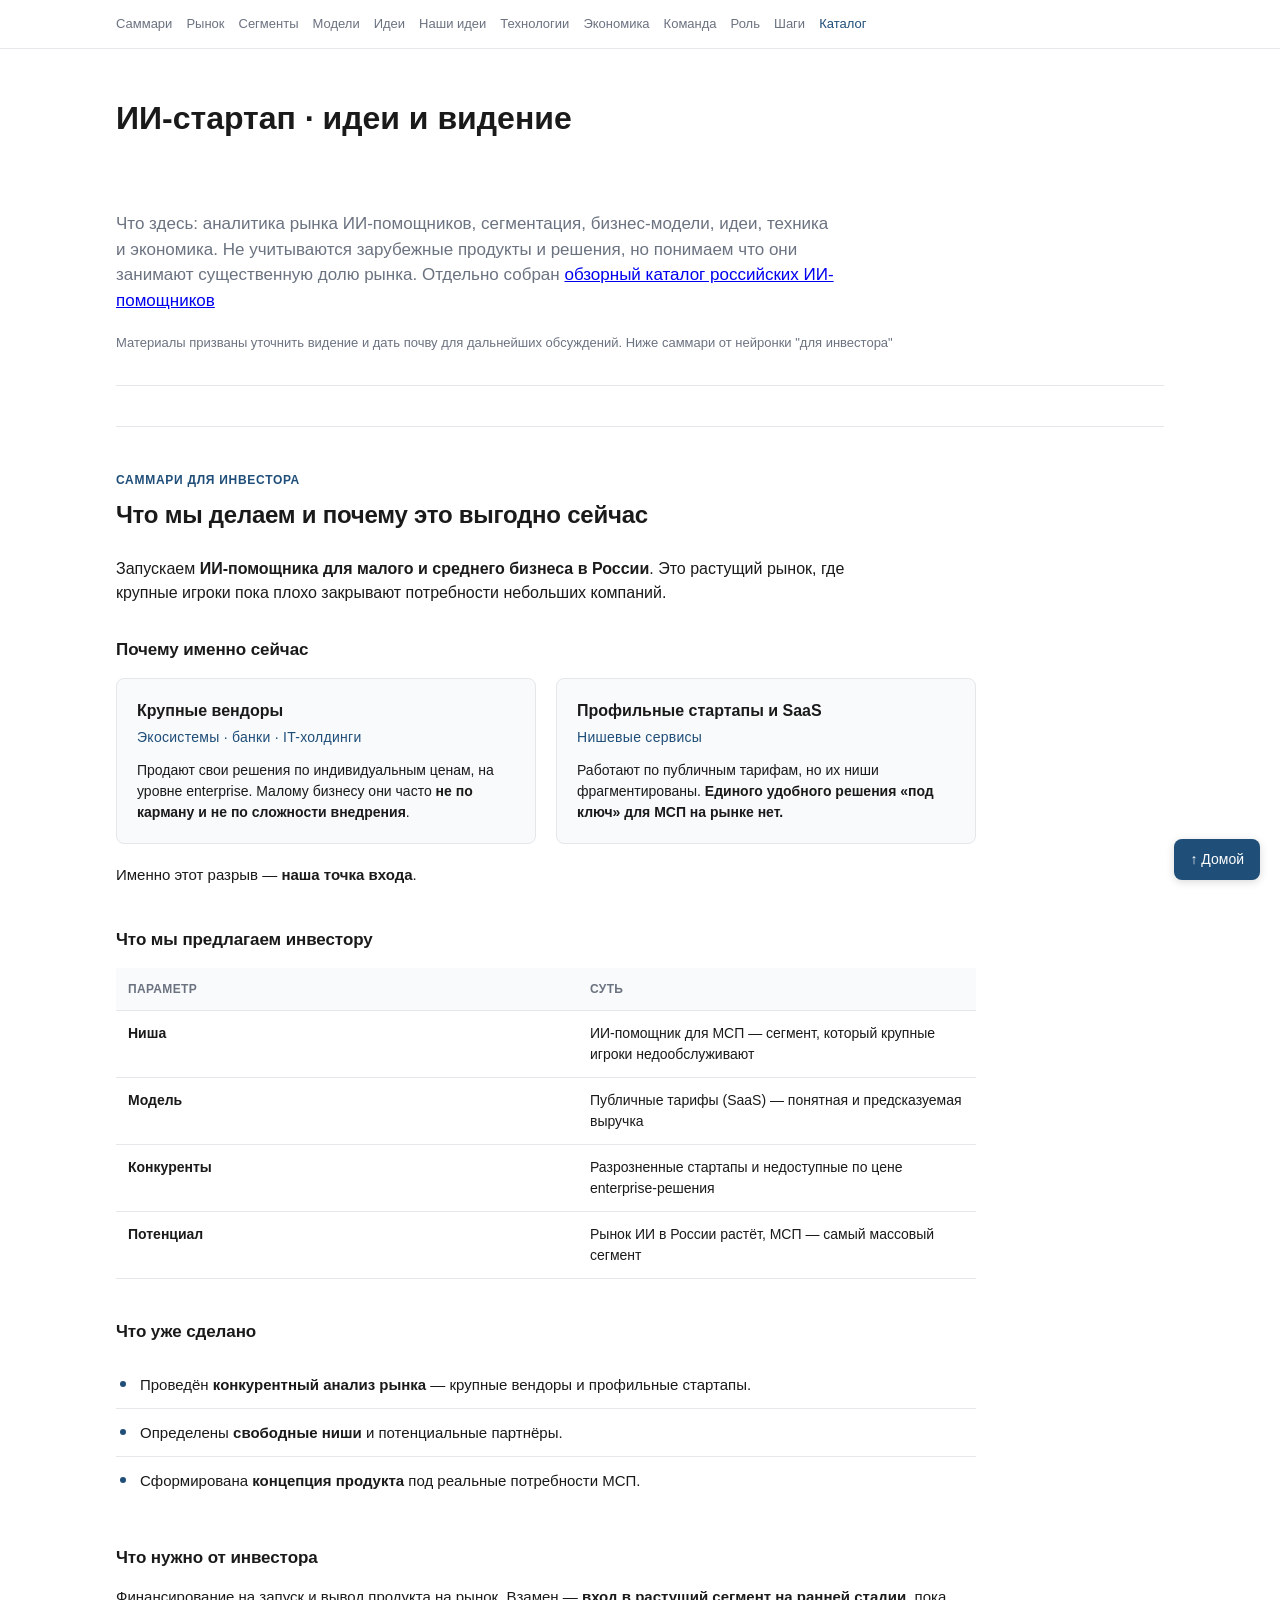
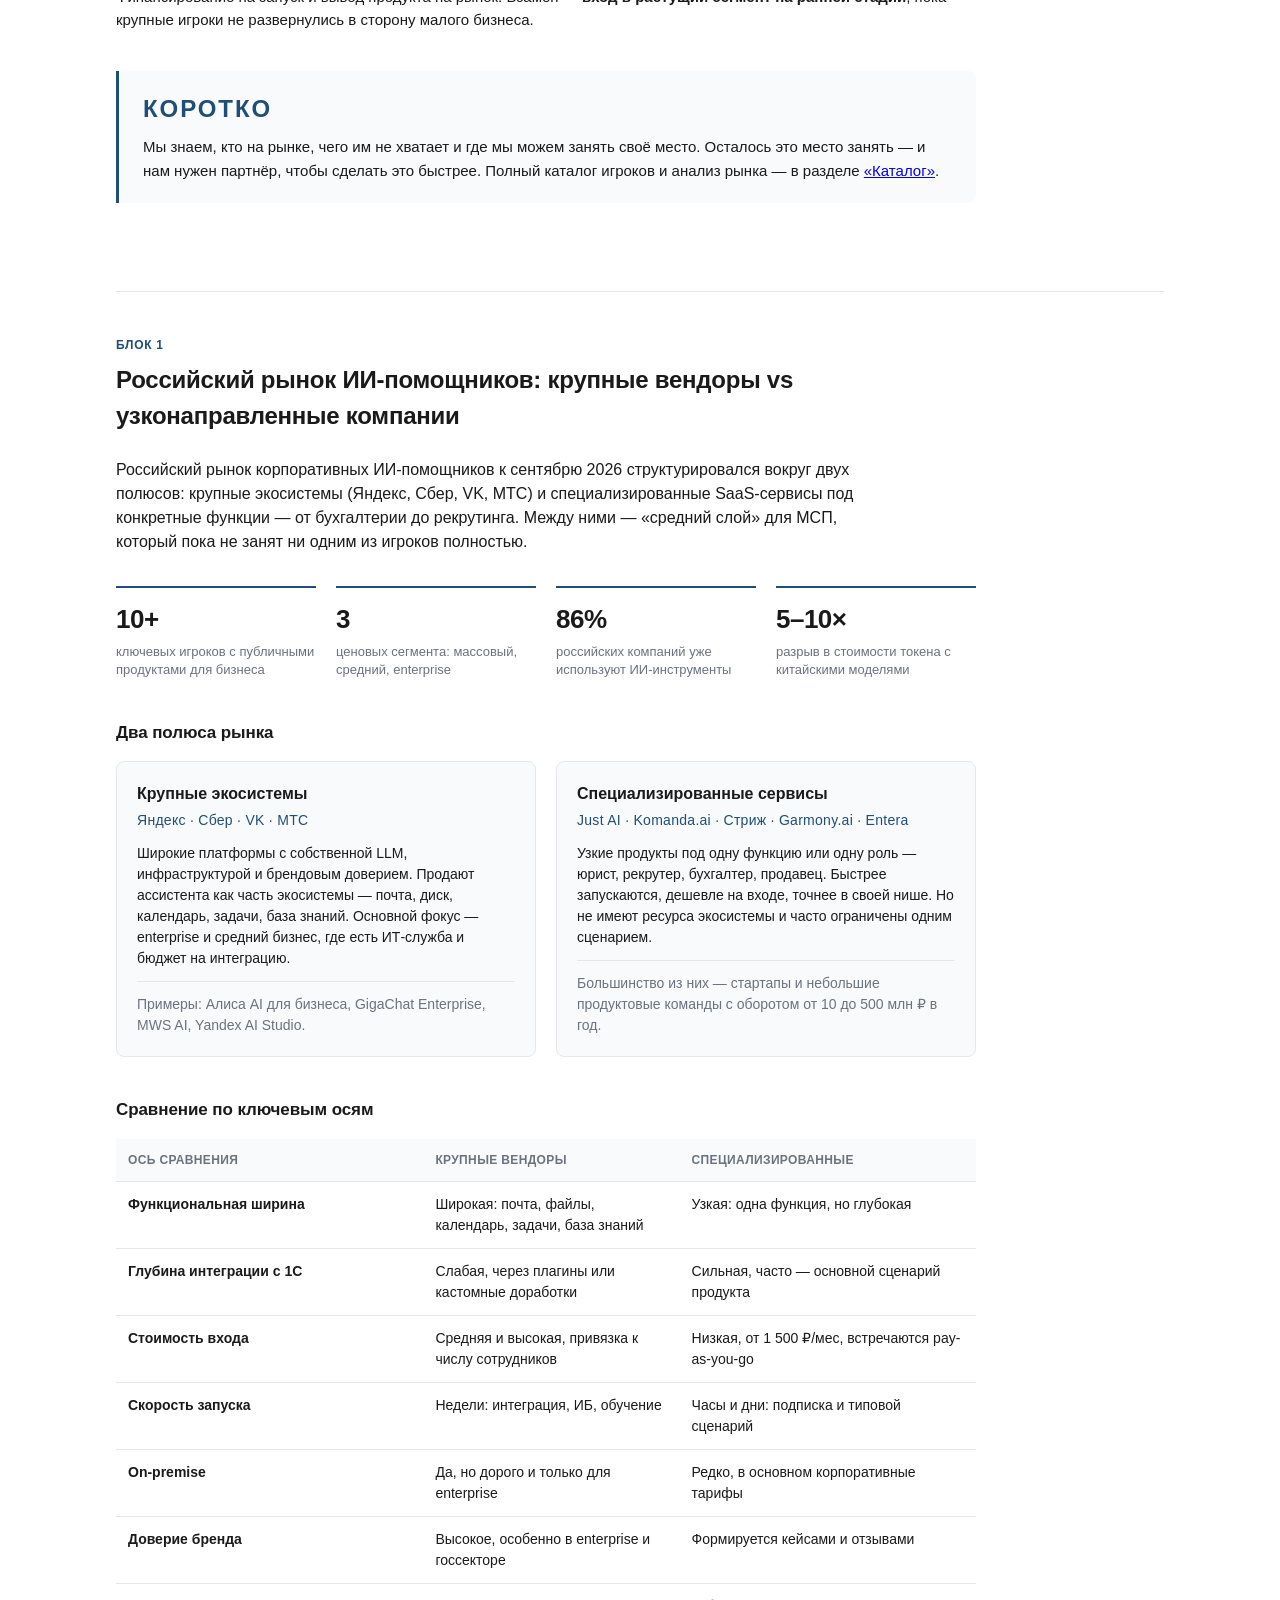
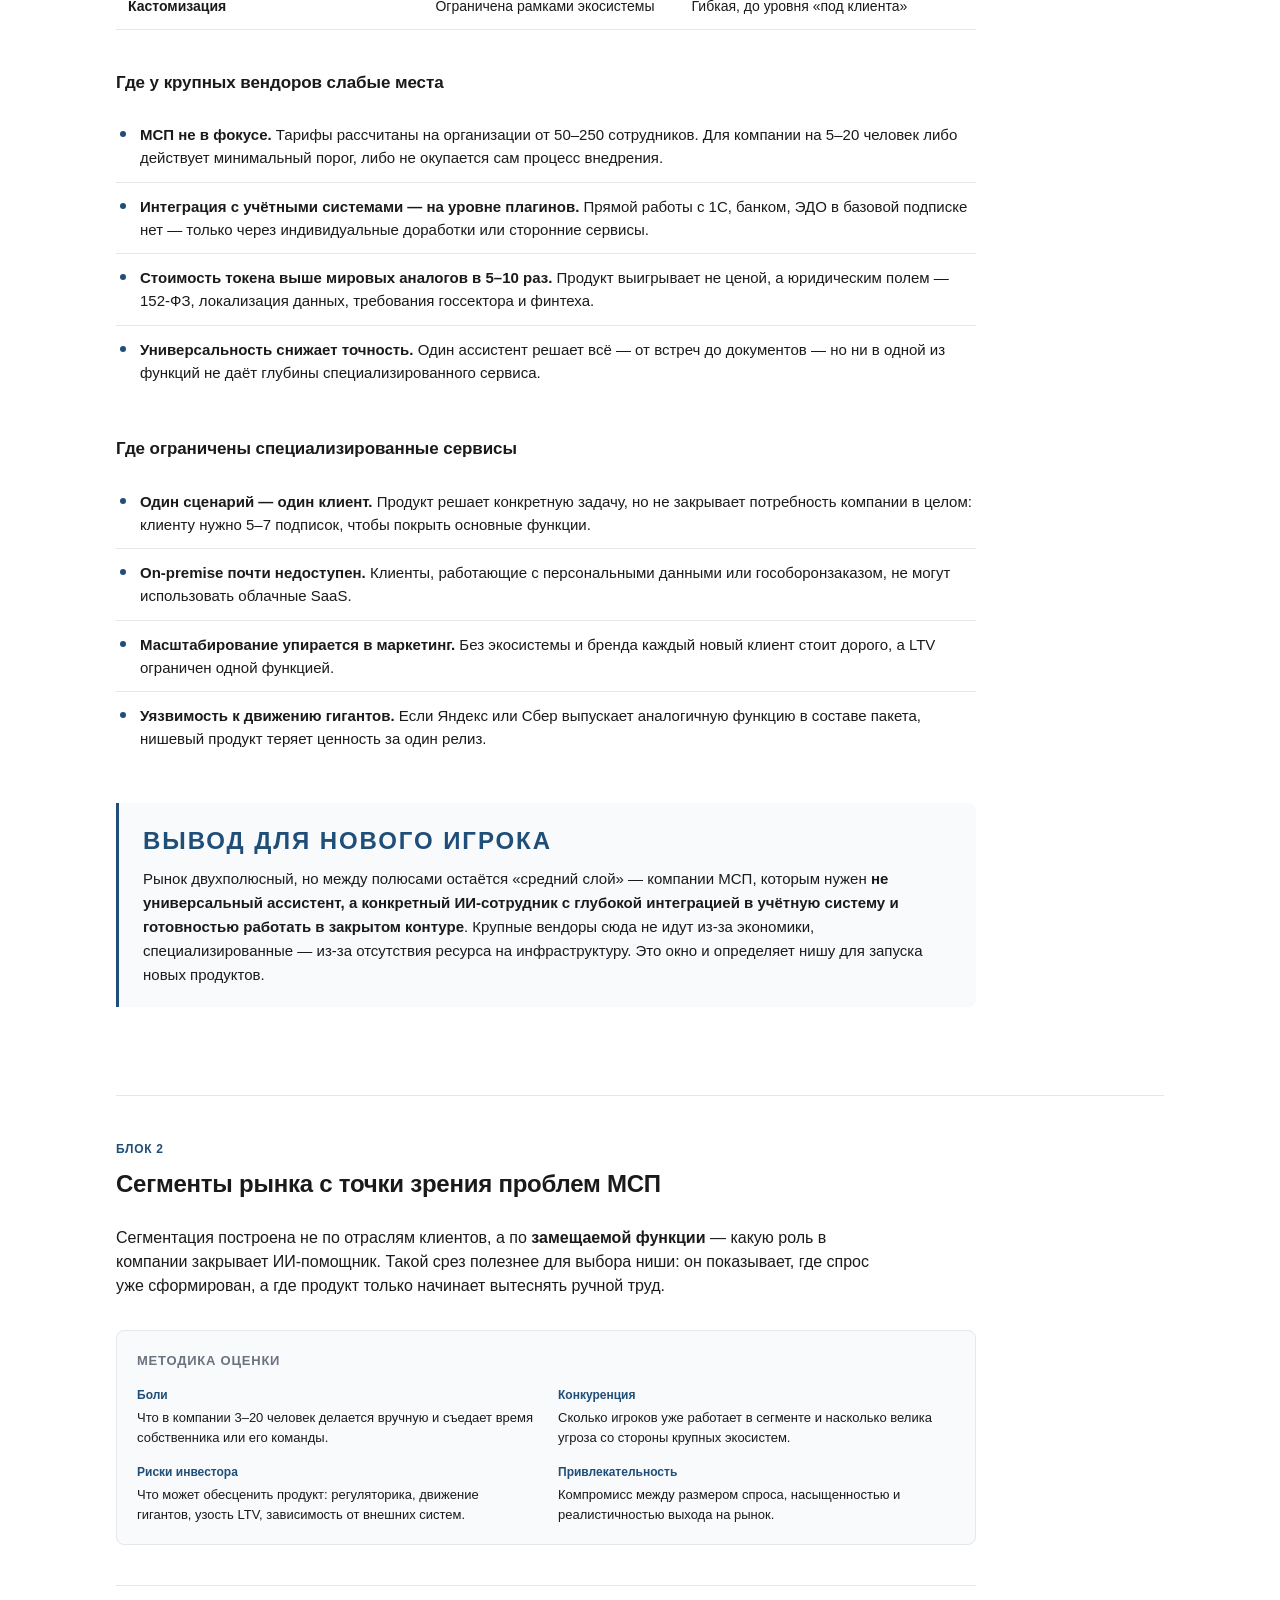
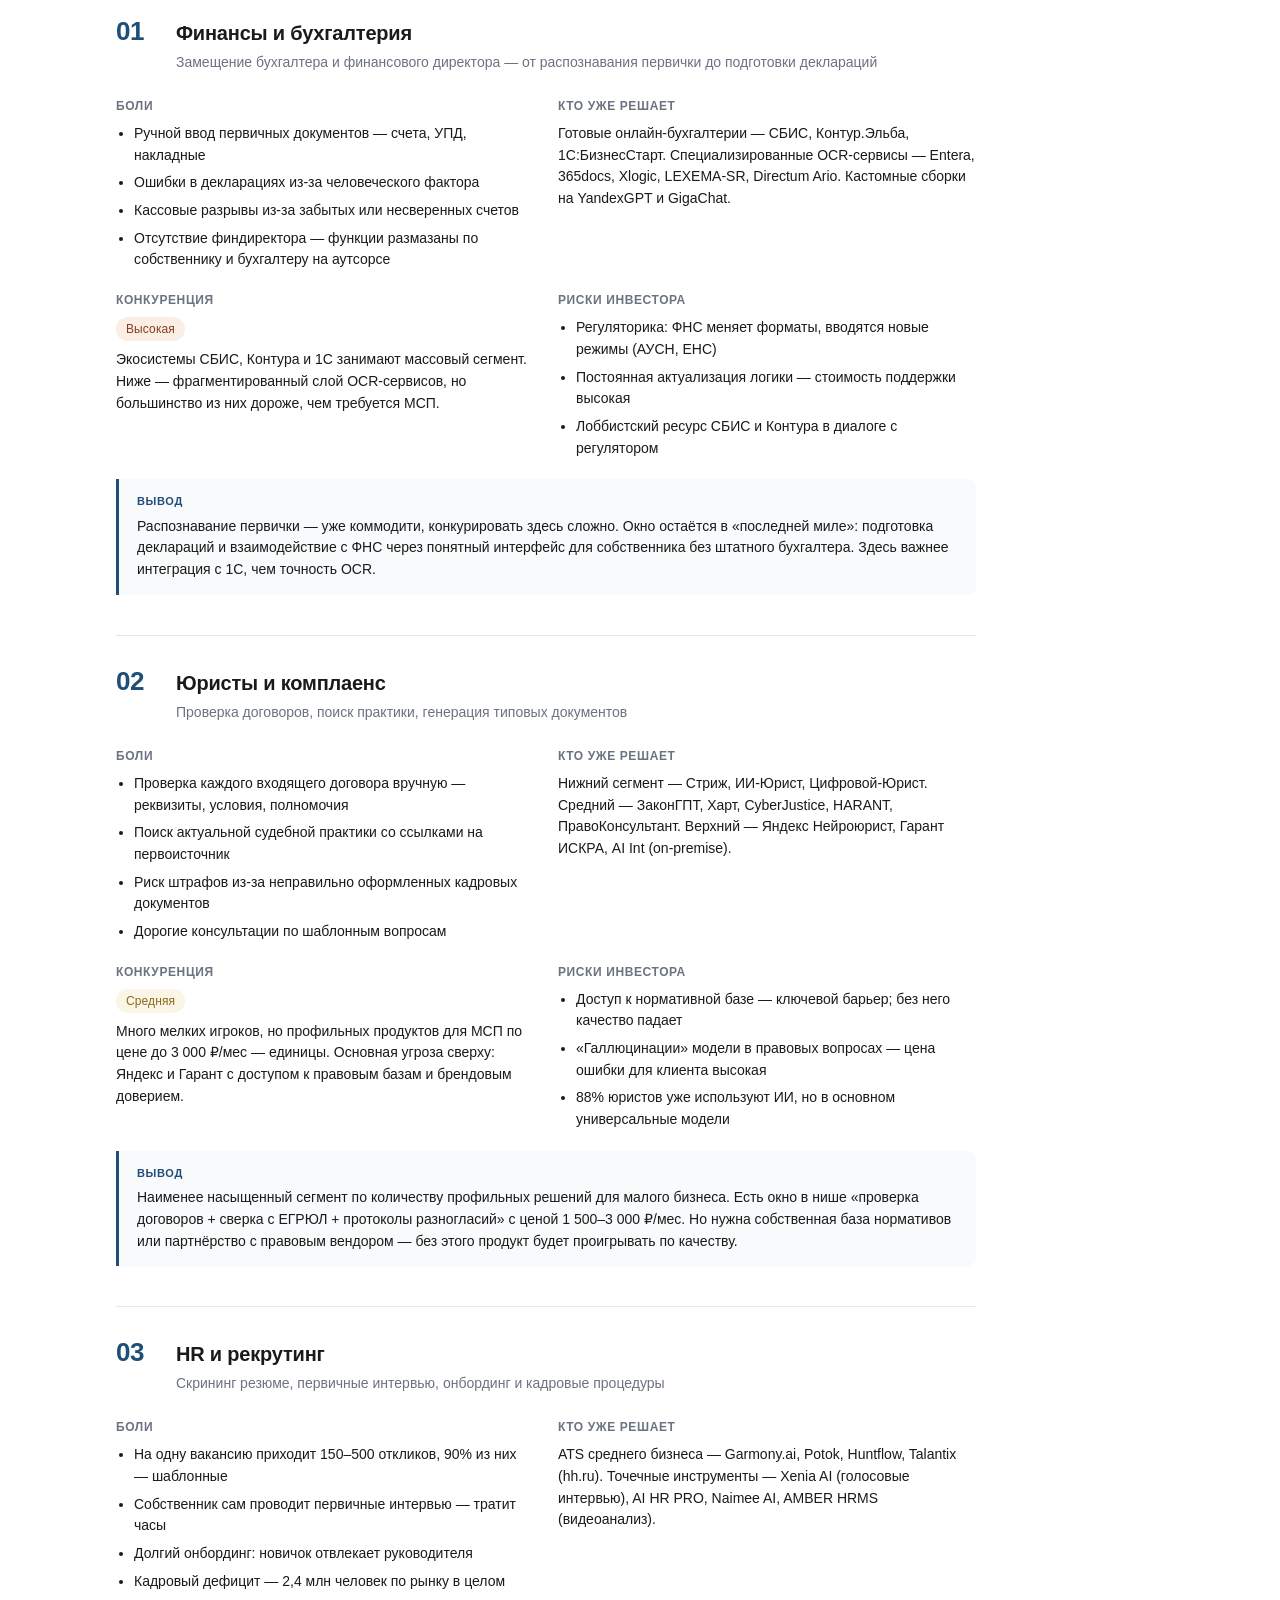
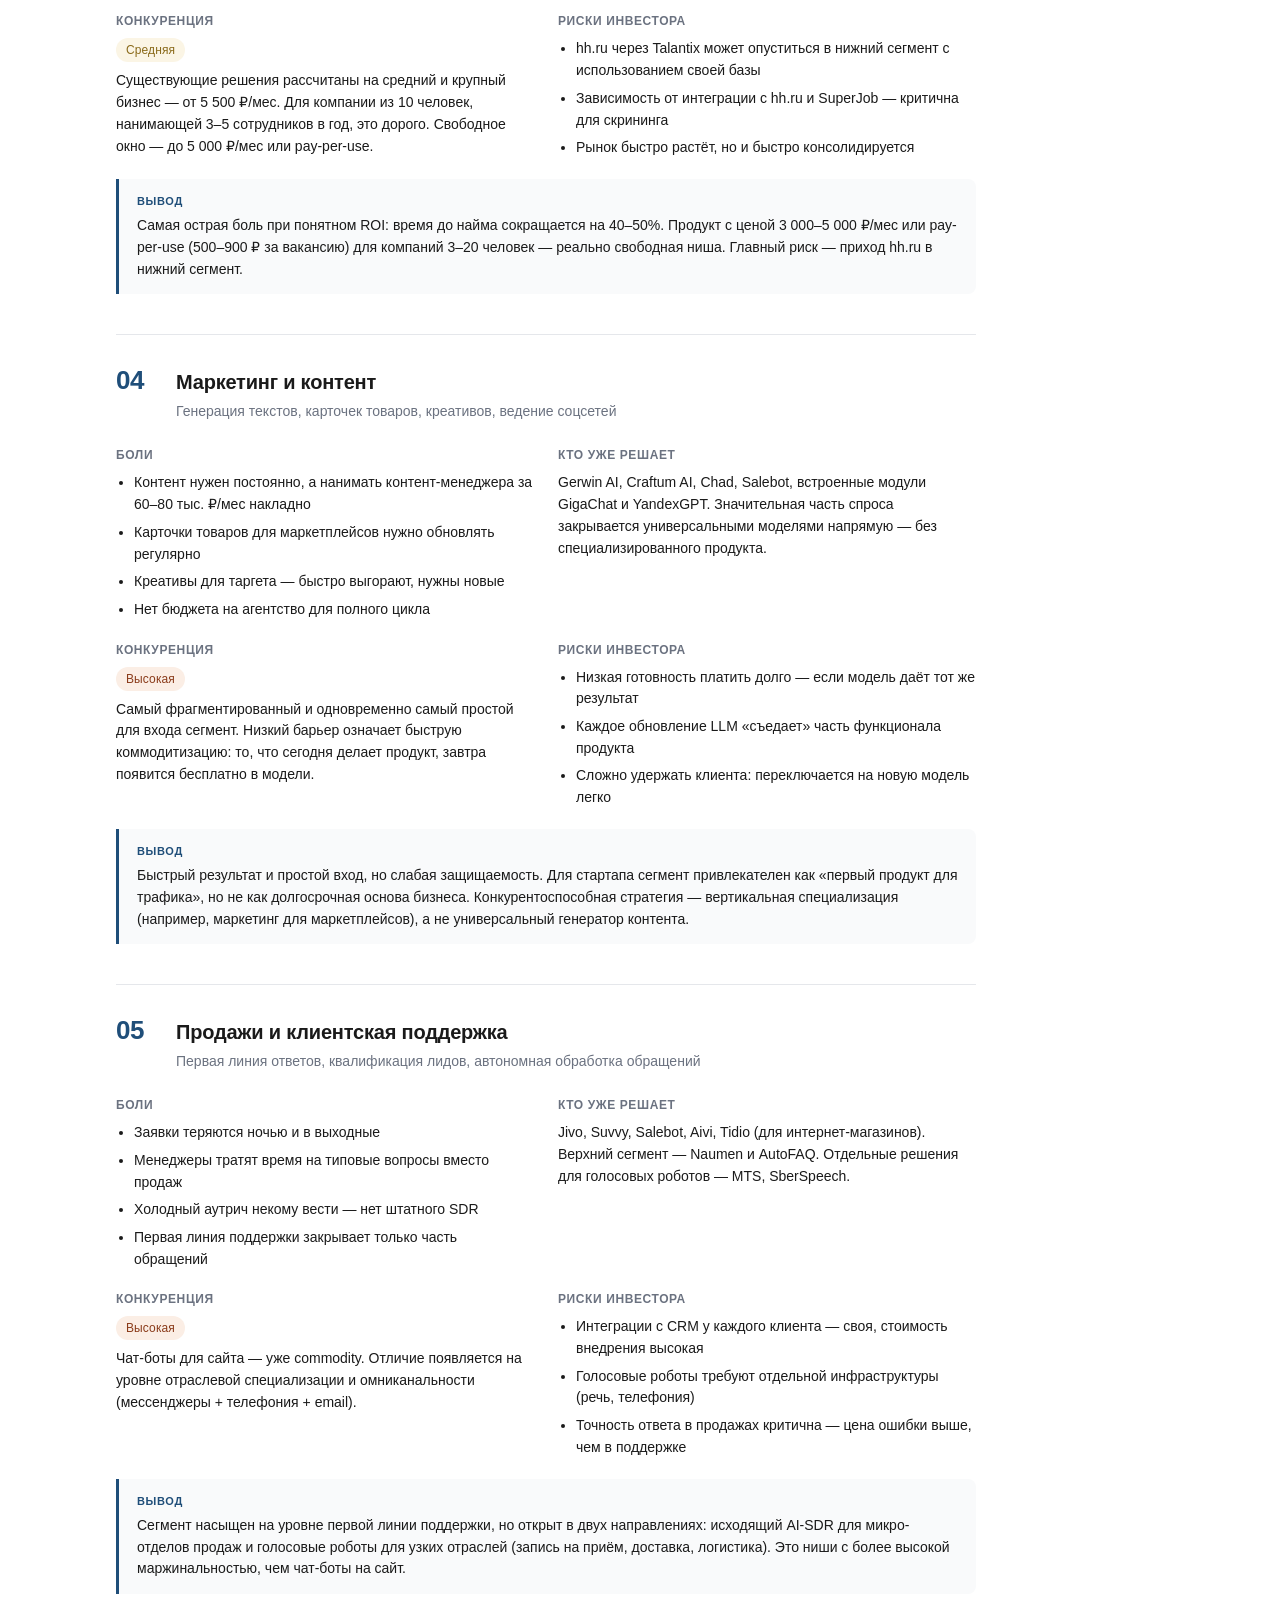
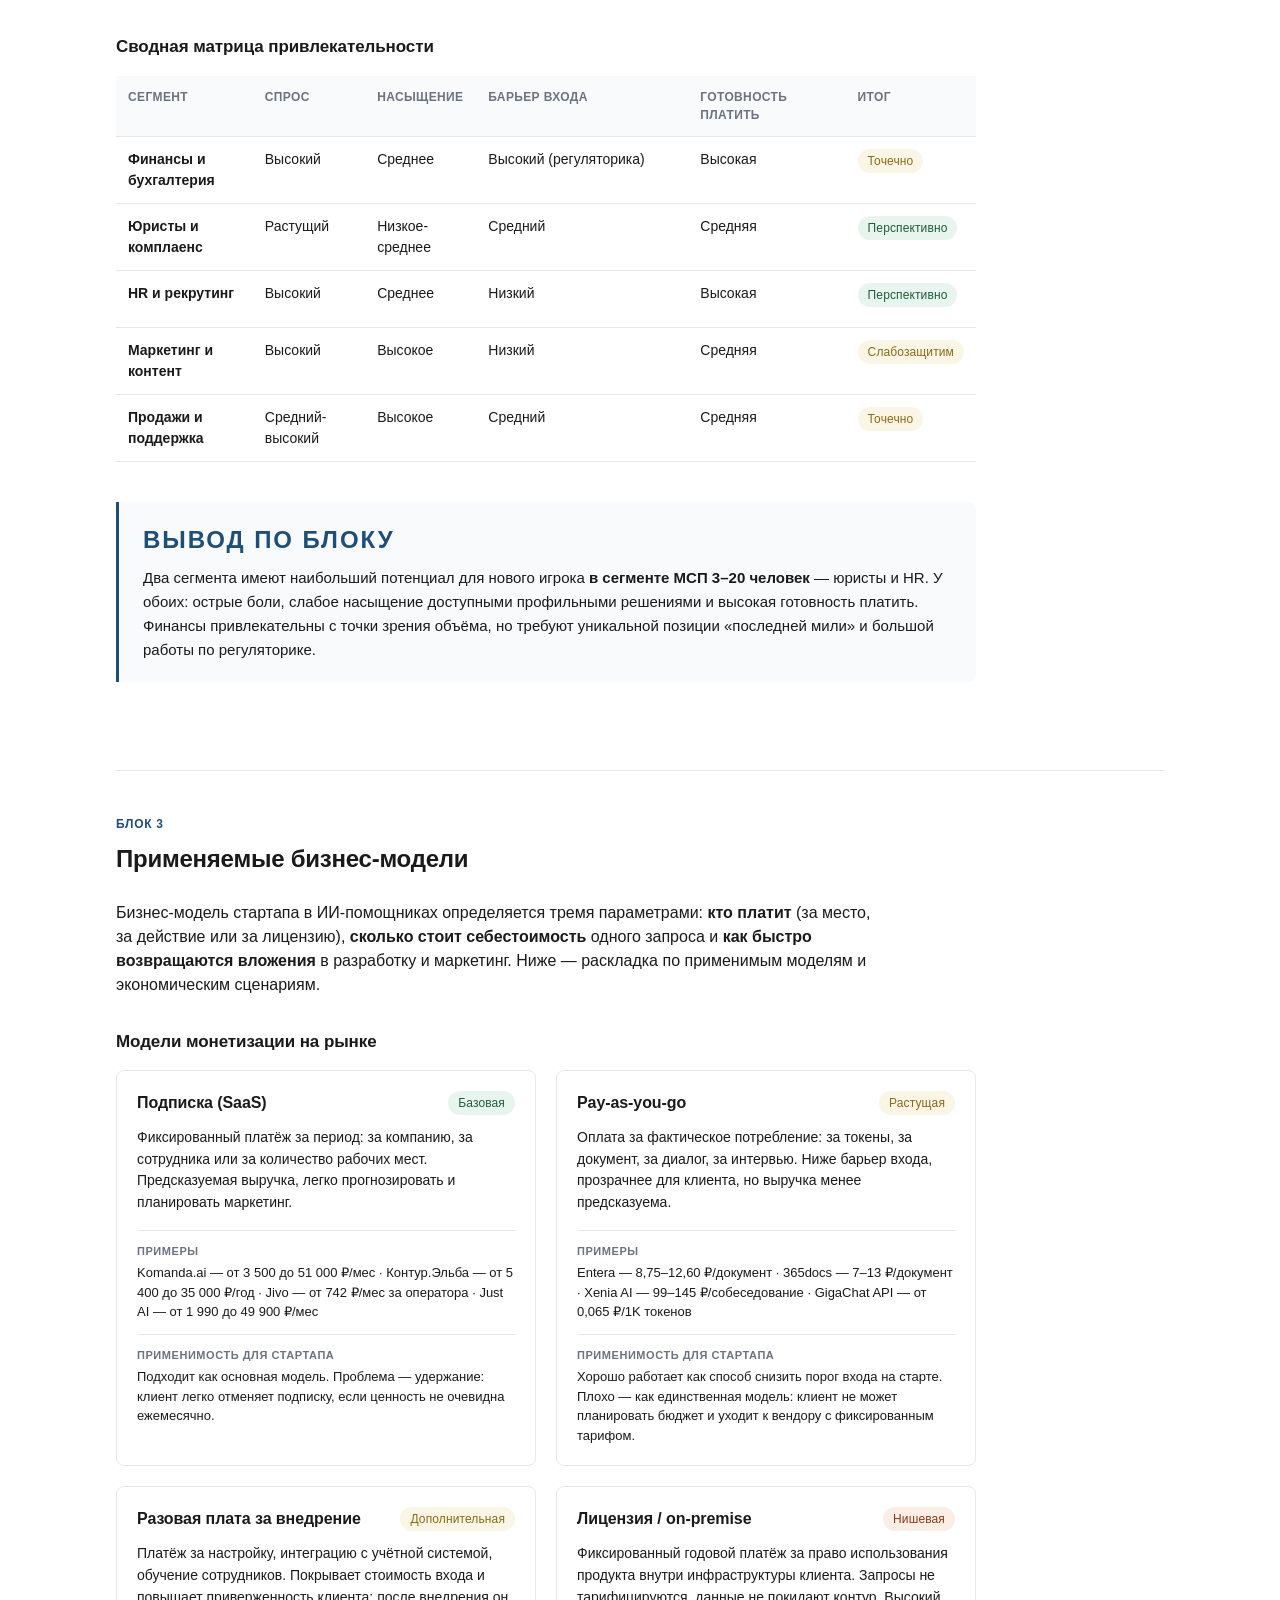
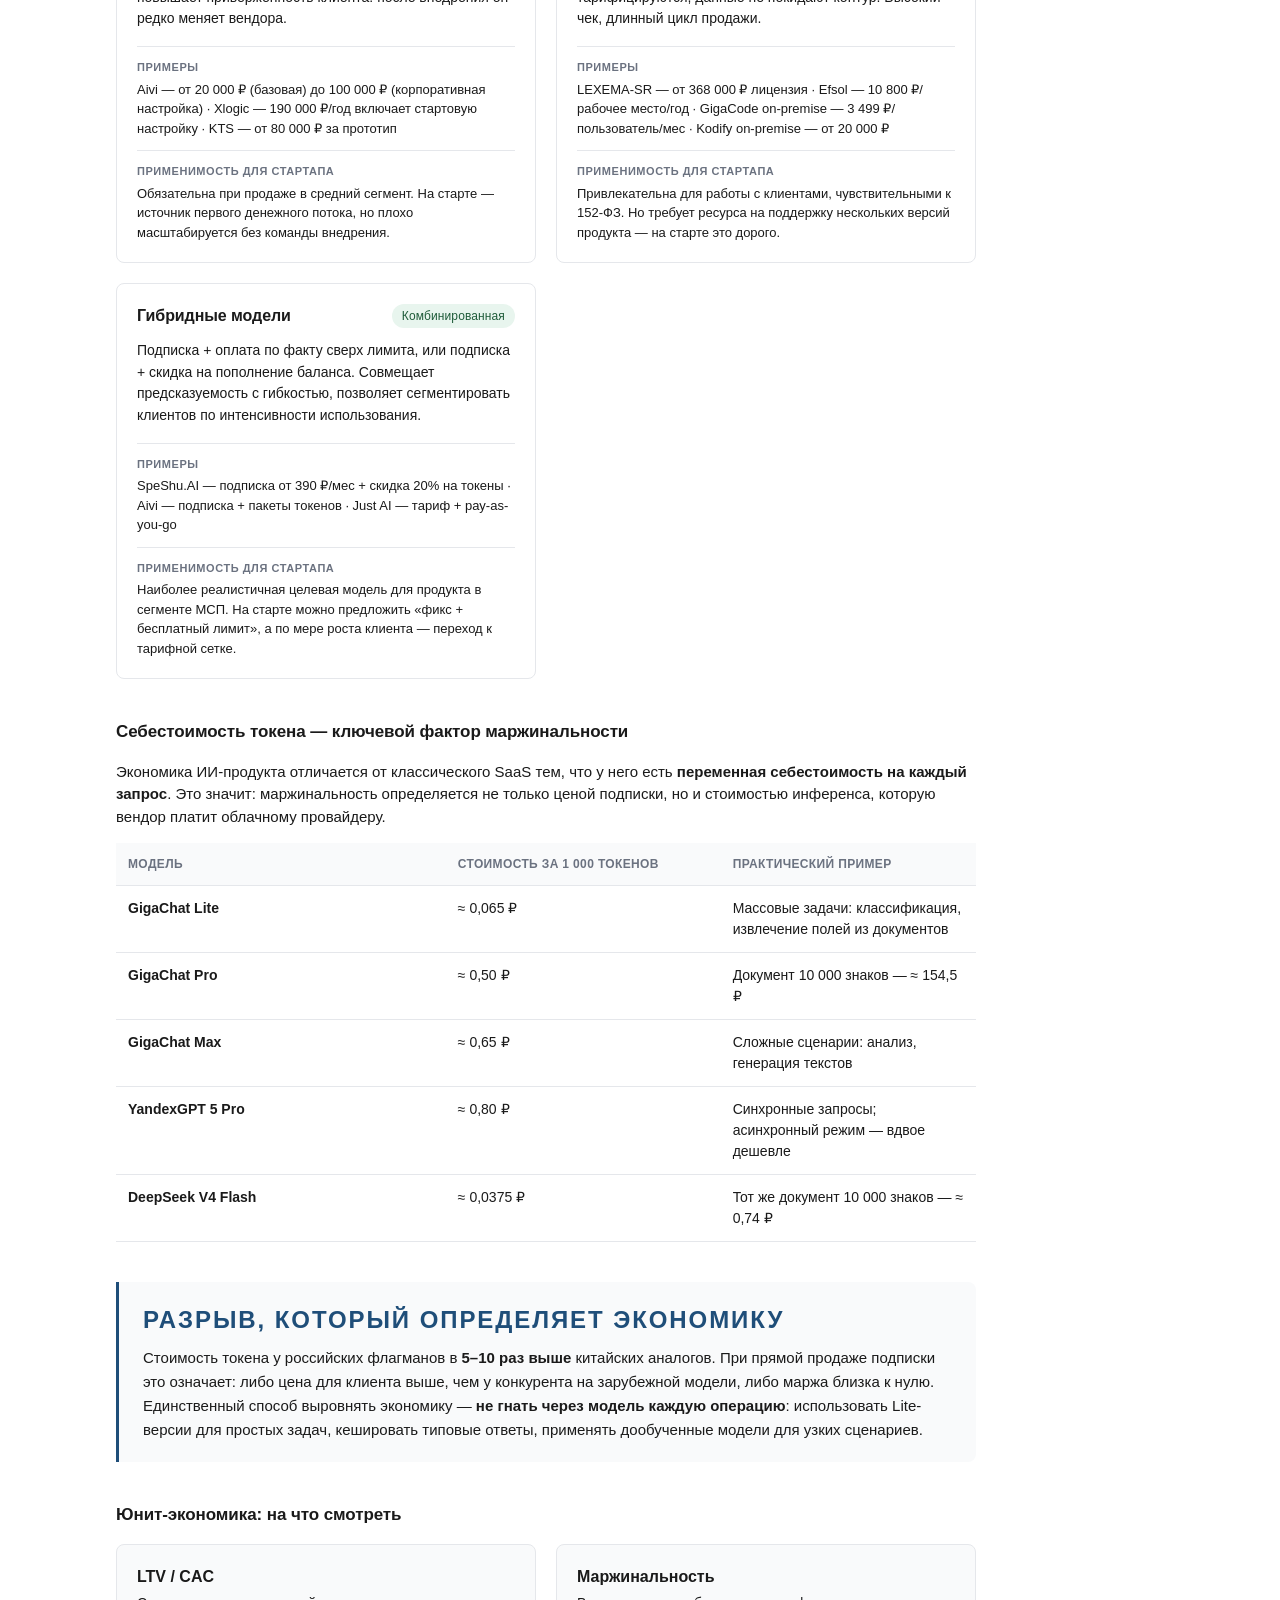
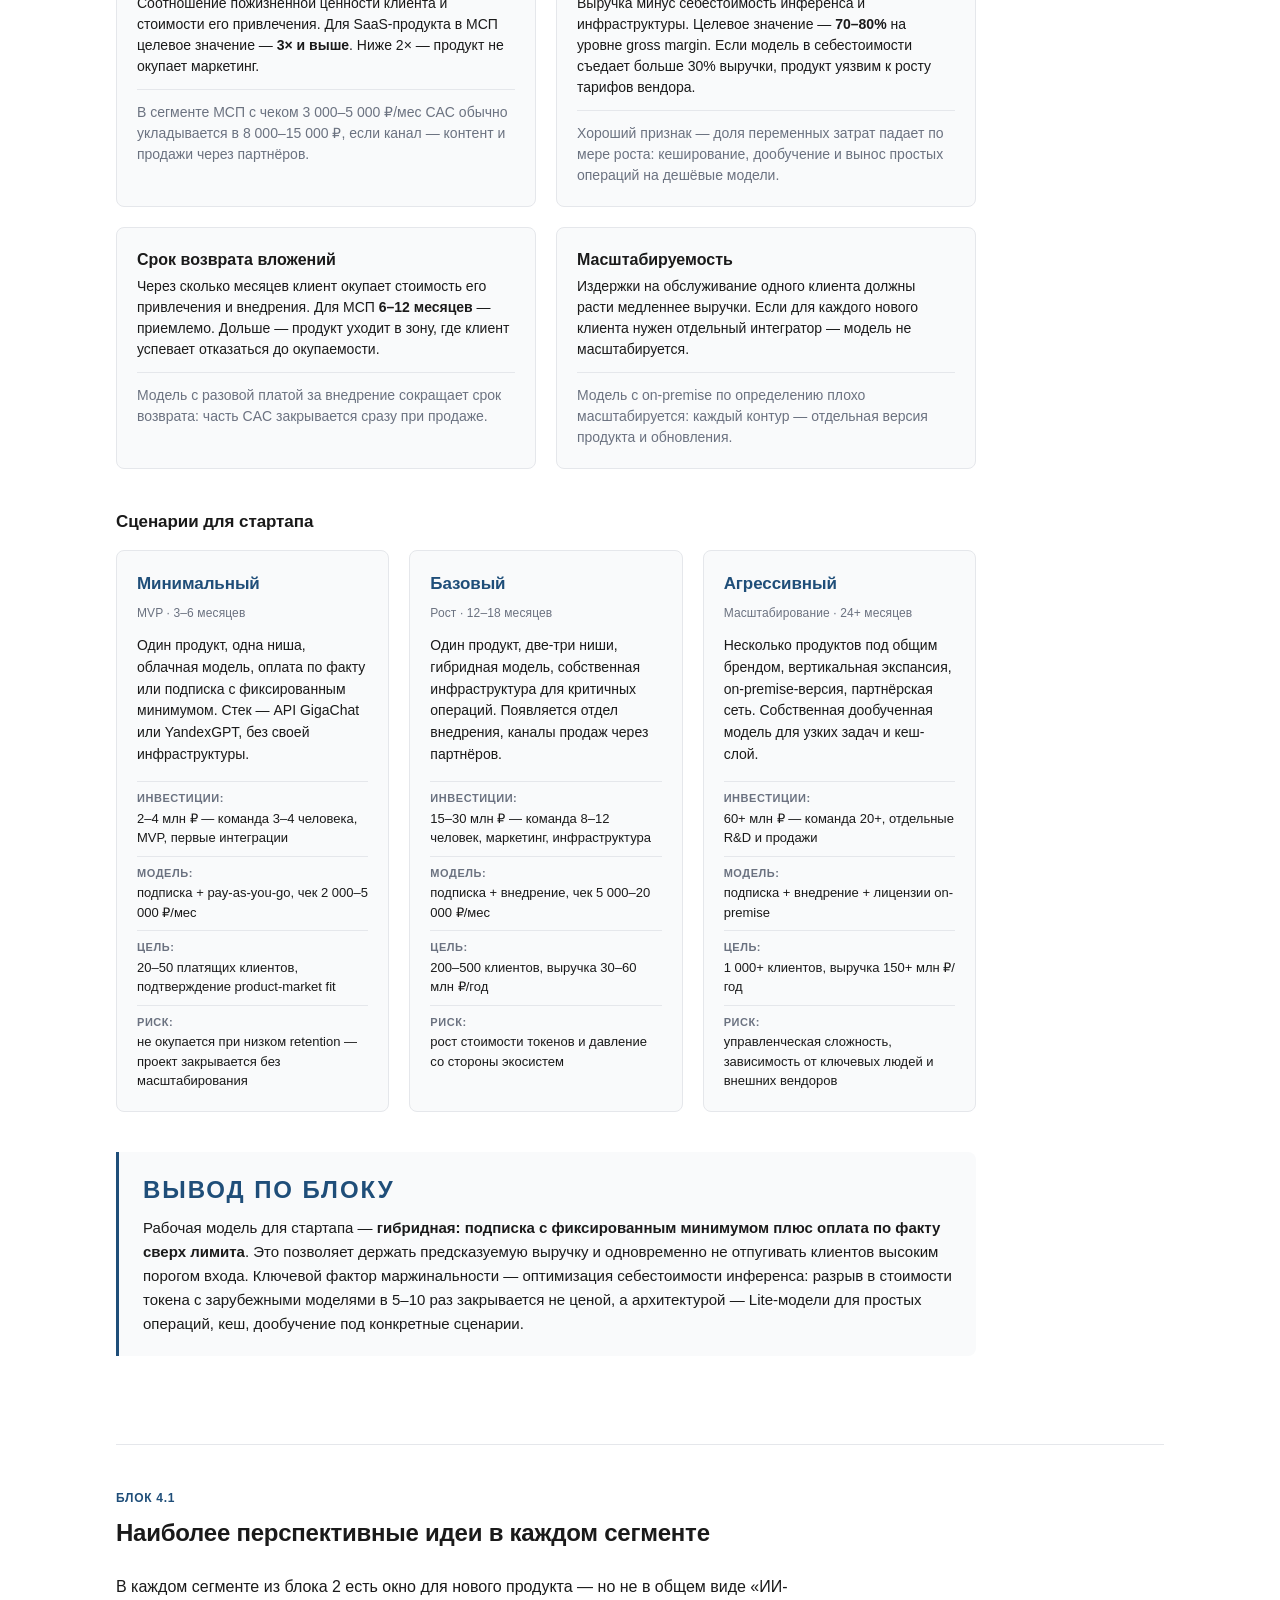
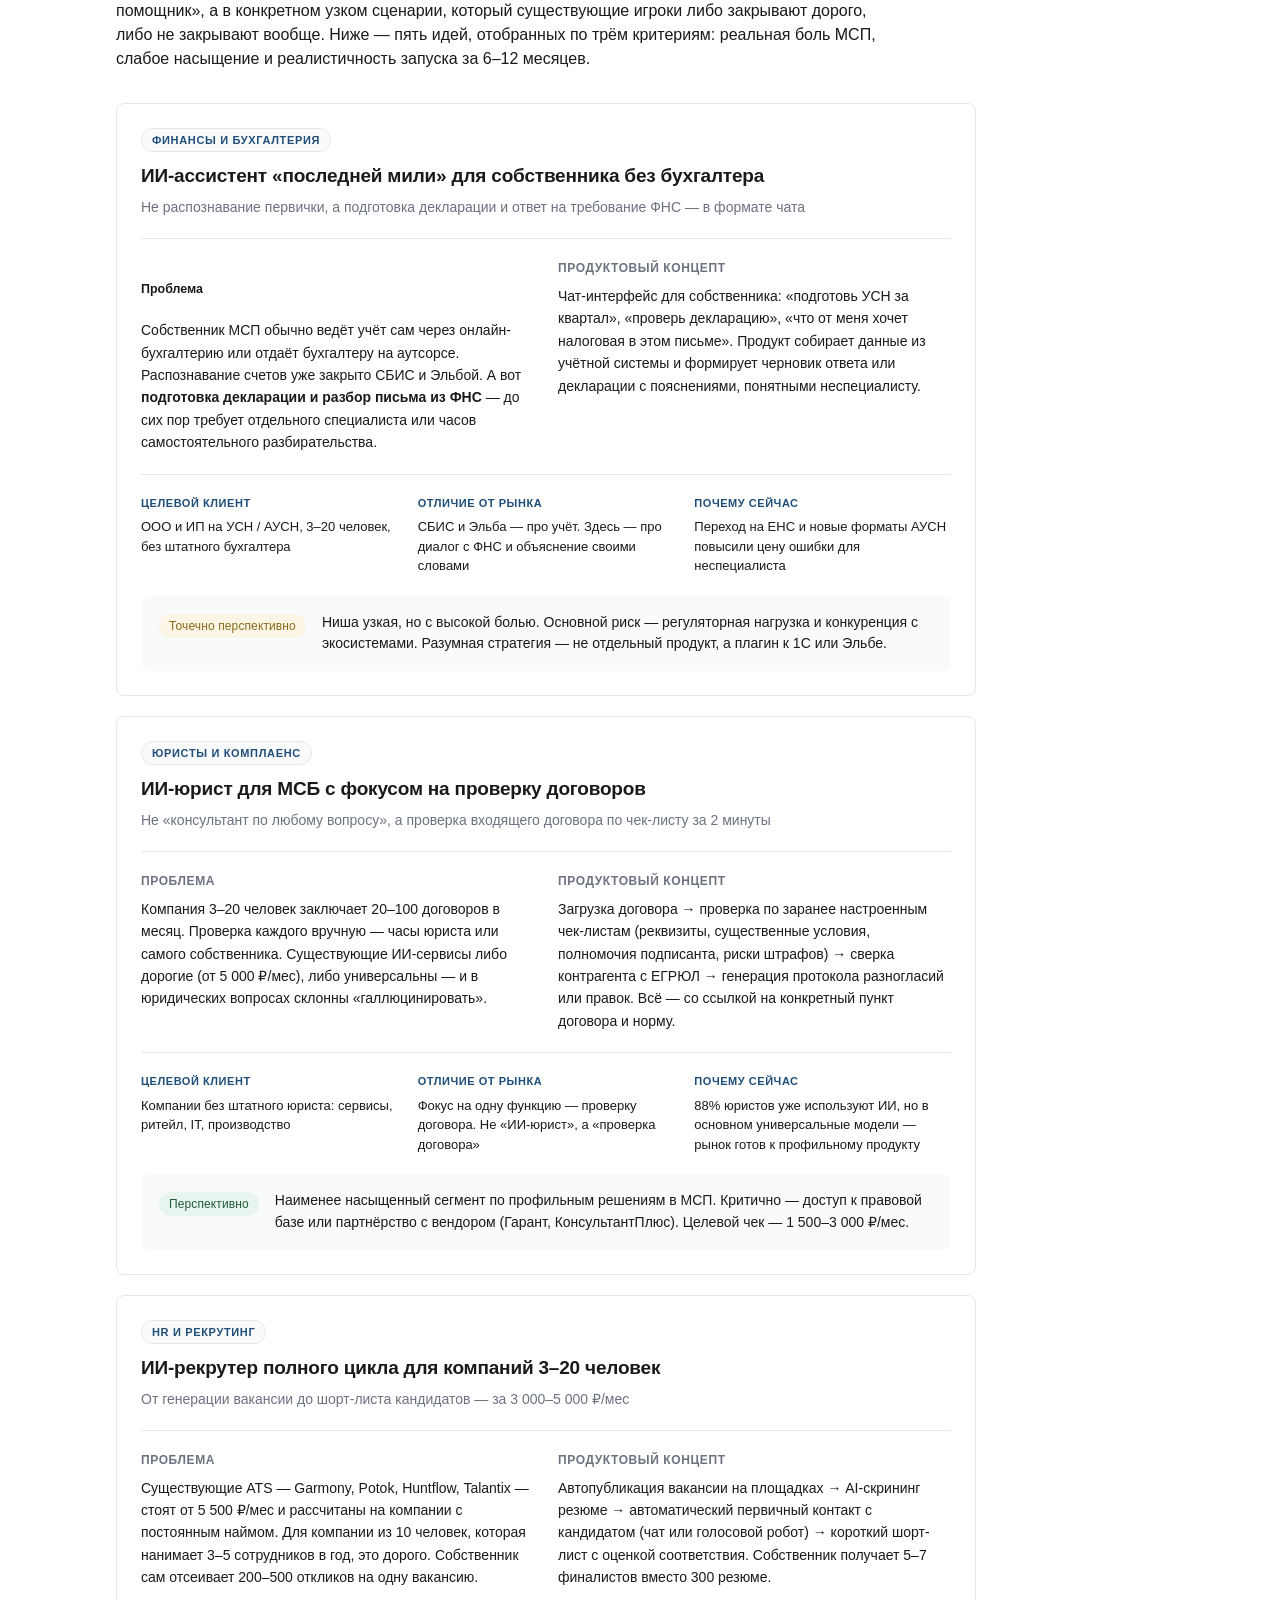
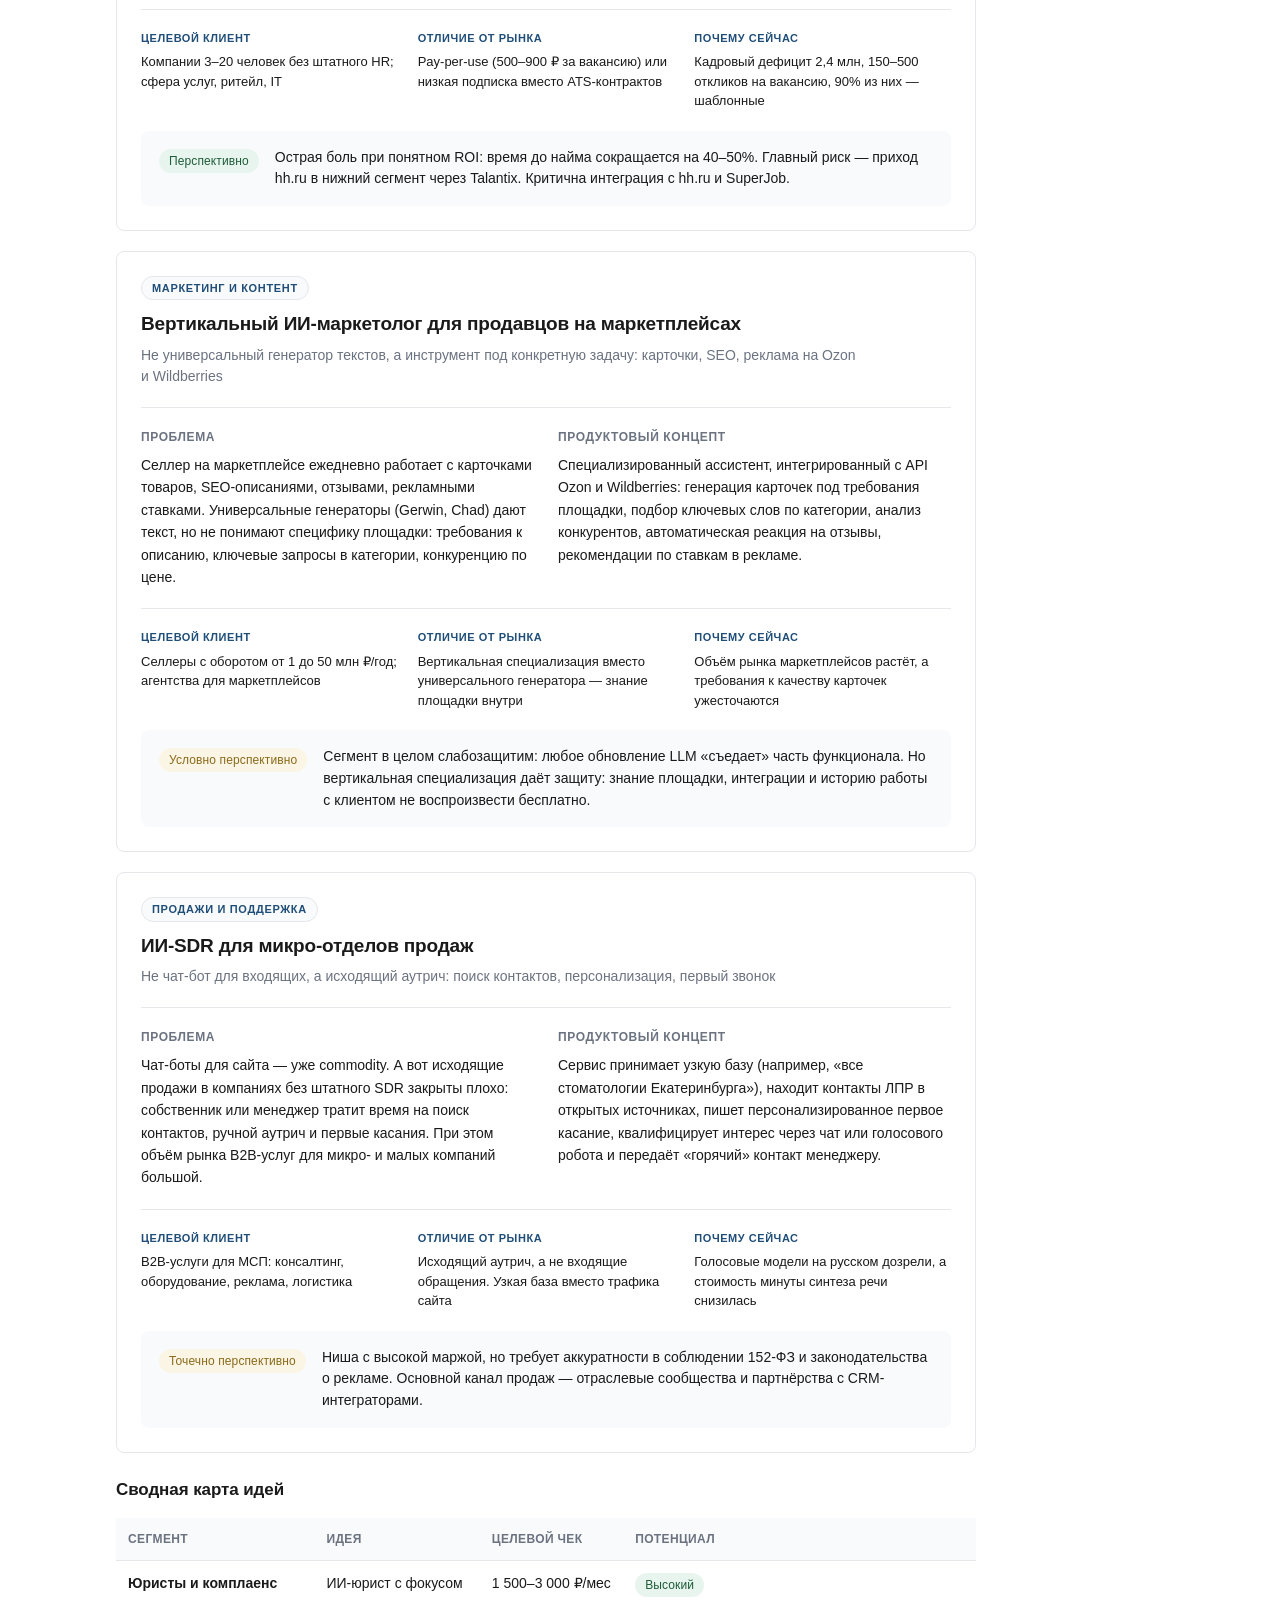
<file: index.html>
<!DOCTYPE html>
<html lang="ru">
<head>
  <meta charset="UTF-8">
  <meta name="viewport" content="width=device-width, initial-scale=1">
  <title>ИИ-помощник — концепция</title>
  <link rel="stylesheet" href="styles.css">
</head>
<body>

<body>
  <a id="top"></a>  <!-- якорь для кнопки "Домой" -->

  <nav class="topnav">
    <div class="container topnav-inner">
      <div class="topnav-links">
        <a href="#summary">Саммари</a>
        <a href="#block-1">Рынок</a>
        <a href="#block-2">Сегменты</a>
        <a href="#block-3">Модели</a>
        <a href="#block-4-1">Идеи</a>
        <a href="#block-4-2">Наши идеи</a>
        <a href="#block-5">Технологии</a>
        <a href="#block-6">Экономика</a>
        <a href="#block-7">Команда</a>
        <a href="#block-8">Роль</a>
        <a href="#block-9">Шаги</a>
        <a href="catalog.html" class="topnav-cta">Каталог</a>
      </div>
    </div>
  </nav>

  <!-- Кнопка "Домой" -->
  <a href="#top" class="back-to-top" aria-label="Вернуться наверх">↑ Домой</a>

  <main class="container">
    <h1>ИИ-стартап · идеи и видение</h1>
    <section class="hero">
      <p class="lead">
        Что здесь: аналитика рынка ИИ-помощников, сегментация, бизнес-модели, идеи, техника и экономика. Не учитываются зарубежные продукты и решения, но понимаем что они занимают существенную долю рынка. Отдельно собран <a href="catalog.html">обзорный каталог российских ИИ-помощников</a></p>
      <p class="hero-meta">Материалы призваны уточнить видение и дать почву для дальнейших обсуждений. Ниже саммари от нейронки "для инвестора"</p>
    </section>

<section id="summary" class="block">
  <div class="block-header">
    <span class="block-num">Саммари для инвестора</span>
    <h2>Что мы делаем и почему это выгодно сейчас</h2>
  </div>
  <div class="block-body">

    <p class="lead">
      Запускаем <strong>ИИ-помощника для малого и среднего бизнеса
      в России</strong>. Это растущий рынок, где крупные игроки пока
      плохо закрывают потребности небольших компаний.
    </p>

    <h3 class="subsection">Почему именно сейчас</h3>

    <div class="two-col">
      <div class="card">
        <h4>Крупные вендоры</h4>
        <p class="card-tagline">Экосистемы · банки · IT-холдинги</p>
        <p>
          Продают свои решения по индивидуальным ценам, на уровне
          enterprise. Малому бизнесу они часто <strong>не по карману
          и не по сложности внедрения</strong>.
        </p>
      </div>
      <div class="card">
        <h4>Профильные стартапы и SaaS</h4>
        <p class="card-tagline">Нишевые сервисы</p>
        <p>
          Работают по публичным тарифам, но их ниши фрагментированы.
          <strong>Единого удобного решения «под ключ» для МСП
          на рынке нет.</strong>
        </p>
      </div>
    </div>

    <p style="margin-top: 20px;">
      Именно этот разрыв — <strong>наша точка входа</strong>.
    </p>

    <h3 class="subsection">Что мы предлагаем инвестору</h3>

    <div class="table-wrap">
      <table class="catalog-table">
        <thead>
          <tr>
            <th>Параметр</th>
            <th>Суть</th>
          </tr>
        </thead>
        <tbody>
          <tr>
            <td data-label="Параметр"><strong>Ниша</strong></td>
            <td data-label="Суть">ИИ-помощник для МСП — сегмент, который крупные игроки недообслуживают</td>
          </tr>
          <tr>
            <td data-label="Параметр"><strong>Модель</strong></td>
            <td data-label="Суть">Публичные тарифы (SaaS) — понятная и предсказуемая выручка</td>
          </tr>
          <tr>
            <td data-label="Параметр"><strong>Конкуренты</strong></td>
            <td data-label="Суть">Разрозненные стартапы и недоступные по цене enterprise-решения</td>
          </tr>
          <tr>
            <td data-label="Параметр"><strong>Потенциал</strong></td>
            <td data-label="Суть">Рынок ИИ в России растёт, МСП — самый массовый сегмент</td>
          </tr>
        </tbody>
      </table>
    </div>

    <h3 class="subsection">Что уже сделано</h3>

    <ul class="point-list">
      <li>
        Проведён <strong>конкурентный анализ рынка</strong> — крупные
        вендоры и профильные стартапы.
      </li>
      <li>
        Определены <strong>свободные ниши</strong> и потенциальные
        партнёры.
      </li>
      <li>
        Сформирована <strong>концепция продукта</strong> под реальные
        потребности МСП.
      </li>
    </ul>

    <h3 class="subsection">Что нужно от инвестора</h3>

    <p>
      Финансирование на запуск и вывод продукта на рынок. Взамен —
      <strong>вход в растущий сегмент на ранней стадии</strong>, пока
      крупные игроки не развернулись в сторону малого бизнеса.
    </p>

    <div class="insight">
      <span class="insight-label">Коротко</span>
      <p>
        Мы знаем, кто на рынке, чего им не хватает и где мы можем
        занять своё место. Осталось это место занять — и нам нужен
        партнёр, чтобы сделать это быстрее. Полный каталог игроков
        и анализ рынка — в разделе <a href="catalog.html">«Каталог»</a>.
      </p>
    </div>

  </div>
</section>

    <!-- БЛОК 1 -->
    <section id="block-1" class="block">
      <div class="block-header">
        <span class="block-num">Блок 1</span>
        <h2>Российский рынок ИИ-помощников: крупные вендоры vs узконаправленные компании</h2>
      </div>
<div class="block-body">

  <p class="lead">
    Российский рынок корпоративных ИИ-помощников к сентябрю 2026 структурировался
    вокруг двух полюсов: крупные экосистемы (Яндекс, Сбер, VK, МТС) и
    специализированные SaaS-сервисы под конкретные функции — от бухгалтерии
    до рекрутинга. Между ними — «средний слой» для МСП, который пока не занят
    ни одним из игроков полностью.
  </p>

  <div class="stats">
    <div class="stat">
      <span class="stat-value">10+</span>
      <span class="stat-label">ключевых игроков с публичными продуктами для бизнеса</span>
    </div>
    <div class="stat">
      <span class="stat-value">3</span>
      <span class="stat-label">ценовых сегмента: массовый, средний, enterprise</span>
    </div>
    <div class="stat">
      <span class="stat-value">86%</span>
      <span class="stat-label">российских компаний уже используют ИИ-инструменты</span>
    </div>
    <div class="stat">
      <span class="stat-value">5–10×</span>
      <span class="stat-label">разрыв в стоимости токена с китайскими моделями</span>
    </div>
  </div>

  <h3 class="subsection">Два полюса рынка</h3>

  <div class="two-col">
    <div class="card">
      <h4>Крупные экосистемы</h4>
      <p class="card-tagline">Яндекс · Сбер · VK · МТС</p>
      <p>
        Широкие платформы с собственной LLM, инфраструктурой и брендовым
        доверием. Продают ассистента как часть экосистемы — почта, диск,
        календарь, задачи, база знаний. Основной фокус — enterprise и средний
        бизнес, где есть ИТ-служба и бюджет на интеграцию.
      </p>
      <p class="card-note">
        Примеры: Алиса AI для бизнеса, GigaChat Enterprise, MWS AI,
        Yandex AI Studio.
      </p>
    </div>
    <div class="card">
      <h4>Специализированные сервисы</h4>
      <p class="card-tagline">Just AI · Komanda.ai · Стриж · Garmony.ai · Entera</p>
      <p>
        Узкие продукты под одну функцию или одну роль — юрист, рекрутер,
        бухгалтер, продавец. Быстрее запускаются, дешевле на входе, точнее
        в своей нише. Но не имеют ресурса экосистемы и часто ограничены
        одним сценарием.
      </p>
      <p class="card-note">
        Большинство из них — стартапы и небольшие продуктовые команды
        с оборотом от 10 до 500 млн ₽ в год.
      </p>
    </div>
  </div>

  <h3 class="subsection">Сравнение по ключевым осям</h3>

  <div class="table-wrap">
    <table class="catalog-table">
      <thead>
        <tr>
          <th>Ось сравнения</th>
          <th>Крупные вендоры</th>
          <th>Специализированные</th>
        </tr>
      </thead>
      <tbody>
        <tr>
          <td data-label="Ось сравнения"><strong>Функциональная ширина</strong></td>
          <td data-label="Крупные вендоры">Широкая: почта, файлы, календарь, задачи, база знаний</td>
          <td data-label="Специализированные">Узкая: одна функция, но глубокая</td>
        </tr>
        <tr>
          <td data-label="Ось сравнения"><strong>Глубина интеграции с 1С</strong></td>
          <td data-label="Крупные вендоры">Слабая, через плагины или кастомные доработки</td>
          <td data-label="Специализированные">Сильная, часто — основной сценарий продукта</td>
        </tr>
        <tr>
          <td data-label="Ось сравнения"><strong>Стоимость входа</strong></td>
          <td data-label="Крупные вендоры">Средняя и высокая, привязка к числу сотрудников</td>
          <td data-label="Специализированные">Низкая, от 1 500 ₽/мес, встречаются pay-as-you-go</td>
        </tr>
        <tr>
          <td data-label="Ось сравнения"><strong>Скорость запуска</strong></td>
          <td data-label="Крупные вендоры">Недели: интеграция, ИБ, обучение</td>
          <td data-label="Специализированные">Часы и дни: подписка и типовой сценарий</td>
        </tr>
        <tr>
          <td data-label="Ось сравнения"><strong>On-premise</strong></td>
          <td data-label="Крупные вендоры">Да, но дорого и только для enterprise</td>
          <td data-label="Специализированные">Редко, в основном корпоративные тарифы</td>
        </tr>
        <tr>
          <td data-label="Ось сравнения"><strong>Доверие бренда</strong></td>
          <td data-label="Крупные вендоры">Высокое, особенно в enterprise и госсекторе</td>
          <td data-label="Специализированные">Формируется кейсами и отзывами</td>
        </tr>
        <tr>
          <td data-label="Ось сравнения"><strong>Кастомизация</strong></td>
          <td data-label="Крупные вендоры">Ограничена рамками экосистемы</td>
          <td data-label="Специализированные">Гибкая, до уровня «под клиента»</td>
        </tr>
      </tbody>
    </table>
  </div>

  <h3 class="subsection">Где у крупных вендоров слабые места</h3>

  <ul class="point-list">
    <li>
      <strong>МСП не в фокусе.</strong> Тарифы рассчитаны на организации
      от 50–250 сотрудников. Для компании на 5–20 человек либо действует
      минимальный порог, либо не окупается сам процесс внедрения.
    </li>
    <li>
      <strong>Интеграция с учётными системами — на уровне плагинов.</strong>
      Прямой работы с 1С, банком, ЭДО в базовой подписке нет — только через
      индивидуальные доработки или сторонние сервисы.
    </li>
    <li>
      <strong>Стоимость токена выше мировых аналогов в 5–10 раз.</strong>
      Продукт выигрывает не ценой, а юридическим полем — 152-ФЗ,
      локализация данных, требования госсектора и финтеха.
    </li>
    <li>
      <strong>Универсальность снижает точность.</strong> Один ассистент
      решает всё — от встреч до документов — но ни в одной из функций
      не даёт глубины специализированного сервиса.
    </li>
  </ul>

  <h3 class="subsection">Где ограничены специализированные сервисы</h3>

  <ul class="point-list">
    <li>
      <strong>Один сценарий — один клиент.</strong> Продукт решает конкретную
      задачу, но не закрывает потребность компании в целом: клиенту нужно
      5–7 подписок, чтобы покрыть основные функции.
    </li>
    <li>
      <strong>On-premise почти недоступен.</strong> Клиенты, работающие
      с персональными данными или гособоронзаказом, не могут использовать
      облачные SaaS.
    </li>
    <li>
      <strong>Масштабирование упирается в маркетинг.</strong> Без экосистемы
      и бренда каждый новый клиент стоит дорого, а LTV ограничен одной
      функцией.
    </li>
    <li>
      <strong>Уязвимость к движению гигантов.</strong> Если Яндекс или Сбер
      выпускает аналогичную функцию в составе пакета, нишевый продукт
      теряет ценность за один релиз.
    </li>
  </ul>

  <div class="insight">
    <span class="insight-label">Вывод для нового игрока</span>
    <p>
      Рынок двухполюсный, но между полюсами остаётся «средний слой» —
      компании МСП, которым нужен <strong>не универсальный ассистент,
      а конкретный ИИ-сотрудник с глубокой интеграцией в учётную систему
      и готовностью работать в закрытом контуре</strong>. Крупные вендоры
      сюда не идут из-за экономики, специализированные — из-за отсутствия
      ресурса на инфраструктуру. Это окно и определяет нишу для запуска новых продуктов.
    </p>
  </div>

</div>
    </section>

    <!-- БЛОК 2 -->
    <section id="block-2" class="block">
      <div class="block-header">
        <span class="block-num">Блок 2</span>
        <h2>Сегменты рынка с точки зрения проблем МСП</h2>
      </div>
<div class="block-body">

  <p class="lead">
    Сегментация построена не по отраслям клиентов, а по <strong>замещаемой
    функции</strong> — какую роль в компании закрывает ИИ-помощник. Такой
    срез полезнее для выбора ниши: он показывает, где спрос уже сформирован,
    а где продукт только начинает вытеснять ручной труд.
  </p>

  <div class="methodology">
    <h4>Методика оценки</h4>
    <div class="methodology-grid">
      <div>
        <span class="methodology-label">Боли</span>
        <p>Что в компании 3–20 человек делается вручную и съедает время собственника или его команды.</p>
      </div>
      <div>
        <span class="methodology-label">Конкуренция</span>
        <p>Сколько игроков уже работает в сегменте и насколько велика угроза со стороны крупных экосистем.</p>
      </div>
      <div>
        <span class="methodology-label">Риски инвестора</span>
        <p>Что может обесценить продукт: регуляторика, движение гигантов, узость LTV, зависимость от внешних систем.</p>
      </div>
      <div>
        <span class="methodology-label">Привлекательность</span>
        <p>Компромисс между размером спроса, насыщенностью и реалистичностью выхода на рынок.</p>
      </div>
    </div>
  </div>

  <!-- ================= СЕГМЕНТ 1 ================= -->
  <article class="segment">
    <div class="segment-head">
      <span class="segment-num">01</span>
      <div>
        <h3>Финансы и бухгалтерия</h3>
        <p class="segment-tagline">Замещение бухгалтера и финансового директора — от распознавания первички до подготовки деклараций</p>
      </div>
    </div>

    <div class="segment-grid">
      <div class="segment-cell">
        <h5>Боли</h5>
        <ul>
          <li>Ручной ввод первичных документов — счета, УПД, накладные</li>
          <li>Ошибки в декларациях из-за человеческого фактора</li>
          <li>Кассовые разрывы из-за забытых или несверенных счетов</li>
          <li>Отсутствие финдиректора — функции размазаны по собственнику и бухгалтеру на аутсорсе</li>
        </ul>
      </div>
      <div class="segment-cell">
        <h5>Кто уже решает</h5>
        <p>
          Готовые онлайн-бухгалтерии — СБИС, Контур.Эльба, 1С:БизнесСтарт.
          Специализированные OCR-сервисы — Entera, 365docs, Xlogic, LEXEMA-SR,
          Directum Ario. Кастомные сборки на YandexGPT и GigaChat.
        </p>
      </div>
      <div class="segment-cell">
        <h5>Конкуренция</h5>
        <span class="badge badge-high">Высокая</span>
        <p>
          Экосистемы СБИС, Контура и 1С занимают массовый сегмент. Ниже —
          фрагментированный слой OCR-сервисов, но большинство из них дороже,
          чем требуется МСП.
        </p>
      </div>
      <div class="segment-cell">
        <h5>Риски инвестора</h5>
        <ul>
          <li>Регуляторика: ФНС меняет форматы, вводятся новые режимы (АУСН, ЕНС)</li>
          <li>Постоянная актуализация логики — стоимость поддержки высокая</li>
          <li>Лоббистский ресурс СБИС и Контура в диалоге с регулятором</li>
        </ul>
      </div>
    </div>

    <div class="segment-verdict">
      <span class="verdict-label">Вывод</span>
      <p>
        Распознавание первички — уже коммодити, конкурировать здесь сложно.
        Окно остаётся в «последней миле»: подготовка деклараций и взаимодействие
        с ФНС через понятный интерфейс для собственника без штатного бухгалтера.
        Здесь важнее интеграция с 1С, чем точность OCR.
      </p>
    </div>
  </article>

  <!-- ================= СЕГМЕНТ 2 ================= -->
  <article class="segment">
    <div class="segment-head">
      <span class="segment-num">02</span>
      <div>
        <h3>Юристы и комплаенс</h3>
        <p class="segment-tagline">Проверка договоров, поиск практики, генерация типовых документов</p>
      </div>
    </div>

    <div class="segment-grid">
      <div class="segment-cell">
        <h5>Боли</h5>
        <ul>
          <li>Проверка каждого входящего договора вручную — реквизиты, условия, полномочия</li>
          <li>Поиск актуальной судебной практики со ссылками на первоисточник</li>
          <li>Риск штрафов из-за неправильно оформленных кадровых документов</li>
          <li>Дорогие консультации по шаблонным вопросам</li>
        </ul>
      </div>
      <div class="segment-cell">
        <h5>Кто уже решает</h5>
        <p>
          Нижний сегмент — Стриж, ИИ-Юрист, Цифровой-Юрист. Средний — ЗаконГПТ,
          Харт, CyberJustice, HARANT, ПравоКонсультант. Верхний — Яндекс
          Нейроюрист, Гарант ИСКРА, AI Int (on-premise).
        </p>
      </div>
      <div class="segment-cell">
        <h5>Конкуренция</h5>
        <span class="badge badge-mid">Средняя</span>
        <p>
          Много мелких игроков, но профильных продуктов для МСП по цене
          до 3 000 ₽/мес — единицы. Основная угроза сверху: Яндекс и Гарант
          с доступом к правовым базам и брендовым доверием.
        </p>
      </div>
      <div class="segment-cell">
        <h5>Риски инвестора</h5>
        <ul>
          <li>Доступ к нормативной базе — ключевой барьер; без него качество падает</li>
          <li>«Галлюцинации» модели в правовых вопросах — цена ошибки для клиента высокая</li>
          <li>88% юристов уже используют ИИ, но в основном универсальные модели</li>
        </ul>
      </div>
    </div>

    <div class="segment-verdict">
      <span class="verdict-label">Вывод</span>
      <p>
        Наименее насыщенный сегмент по количеству профильных решений
        для малого бизнеса. Есть окно в нише «проверка договоров + сверка
        с ЕГРЮЛ + протоколы разногласий» с ценой 1 500–3 000 ₽/мес.
        Но нужна собственная база нормативов или партнёрство с правовым
        вендором — без этого продукт будет проигрывать по качеству.
      </p>
    </div>
  </article>

  <!-- ================= СЕГМЕНТ 3 ================= -->
  <article class="segment">
    <div class="segment-head">
      <span class="segment-num">03</span>
      <div>
        <h3>HR и рекрутинг</h3>
        <p class="segment-tagline">Скрининг резюме, первичные интервью, онбординг и кадровые процедуры</p>
      </div>
    </div>

    <div class="segment-grid">
      <div class="segment-cell">
        <h5>Боли</h5>
        <ul>
          <li>На одну вакансию приходит 150–500 откликов, 90% из них — шаблонные</li>
          <li>Собственник сам проводит первичные интервью — тратит часы</li>
          <li>Долгий онбординг: новичок отвлекает руководителя</li>
          <li>Кадровый дефицит — 2,4 млн человек по рынку в целом</li>
        </ul>
      </div>
      <div class="segment-cell">
        <h5>Кто уже решает</h5>
        <p>
          ATS среднего бизнеса — Garmony.ai, Potok, Huntflow, Talantix (hh.ru).
          Точечные инструменты — Xenia AI (голосовые интервью), AI HR PRO,
          Naimee AI, AMBER HRMS (видеоанализ).
        </p>
      </div>
      <div class="segment-cell">
        <h5>Конкуренция</h5>
        <span class="badge badge-mid">Средняя</span>
        <p>
          Существующие решения рассчитаны на средний и крупный бизнес —
          от 5 500 ₽/мес. Для компании из 10 человек, нанимающей 3–5
          сотрудников в год, это дорого. Свободное окно — до 5 000 ₽/мес
          или pay-per-use.
        </p>
      </div>
      <div class="segment-cell">
        <h5>Риски инвестора</h5>
        <ul>
          <li>hh.ru через Talantix может опуститься в нижний сегмент с использованием своей базы</li>
          <li>Зависимость от интеграции с hh.ru и SuperJob — критична для скрининга</li>
          <li>Рынок быстро растёт, но и быстро консолидируется</li>
        </ul>
      </div>
    </div>

    <div class="segment-verdict">
      <span class="verdict-label">Вывод</span>
      <p>
        Самая острая боль при понятном ROI: время до найма сокращается
        на 40–50%. Продукт с ценой 3 000–5 000 ₽/мес или pay-per-use
        (500–900 ₽ за вакансию) для компаний 3–20 человек — реально
        свободная ниша. Главный риск — приход hh.ru в нижний сегмент.
      </p>
    </div>
  </article>

  <!-- ================= СЕГМЕНТ 4 ================= -->
  <article class="segment">
    <div class="segment-head">
      <span class="segment-num">04</span>
      <div>
        <h3>Маркетинг и контент</h3>
        <p class="segment-tagline">Генерация текстов, карточек товаров, креативов, ведение соцсетей</p>
      </div>
    </div>

    <div class="segment-grid">
      <div class="segment-cell">
        <h5>Боли</h5>
        <ul>
          <li>Контент нужен постоянно, а нанимать контент-менеджера за 60–80 тыс. ₽/мес накладно</li>
          <li>Карточки товаров для маркетплейсов нужно обновлять регулярно</li>
          <li>Креативы для таргета — быстро выгорают, нужны новые</li>
          <li>Нет бюджета на агентство для полного цикла</li>
        </ul>
      </div>
      <div class="segment-cell">
        <h5>Кто уже решает</h5>
        <p>
          Gerwin AI, Craftum AI, Chad, Salebot, встроенные модули GigaChat
          и YandexGPT. Значительная часть спроса закрывается универсальными
          моделями напрямую — без специализированного продукта.
        </p>
      </div>
      <div class="segment-cell">
        <h5>Конкуренция</h5>
        <span class="badge badge-high">Высокая</span>
        <p>
          Самый фрагментированный и одновременно самый простой для входа
          сегмент. Низкий барьер означает быструю коммодитизацию: то,
          что сегодня делает продукт, завтра появится бесплатно в модели.
        </p>
      </div>
      <div class="segment-cell">
        <h5>Риски инвестора</h5>
        <ul>
          <li>Низкая готовность платить долго — если модель даёт тот же результат</li>
          <li>Каждое обновление LLM «съедает» часть функционала продукта</li>
          <li>Сложно удержать клиента: переключается на новую модель легко</li>
        </ul>
      </div>
    </div>

    <div class="segment-verdict">
      <span class="verdict-label">Вывод</span>
      <p>
        Быстрый результат и простой вход, но слабая защищаемость. Для стартапа
        сегмент привлекателен как «первый продукт для трафика», но не как
        долгосрочная основа бизнеса. Конкурентоспособная стратегия —
        вертикальная специализация (например, маркетинг для маркетплейсов),
        а не универсальный генератор контента.
      </p>
    </div>
  </article>

  <!-- ================= СЕГМЕНТ 5 ================= -->
  <article class="segment">
    <div class="segment-head">
      <span class="segment-num">05</span>
      <div>
        <h3>Продажи и клиентская поддержка</h3>
        <p class="segment-tagline">Первая линия ответов, квалификация лидов, автономная обработка обращений</p>
      </div>
    </div>

    <div class="segment-grid">
      <div class="segment-cell">
        <h5>Боли</h5>
        <ul>
          <li>Заявки теряются ночью и в выходные</li>
          <li>Менеджеры тратят время на типовые вопросы вместо продаж</li>
          <li>Холодный аутрич некому вести — нет штатного SDR</li>
          <li>Первая линия поддержки закрывает только часть обращений</li>
        </ul>
      </div>
      <div class="segment-cell">
        <h5>Кто уже решает</h5>
        <p>
          Jivo, Suvvy, Salebot, Aivi, Tidio (для интернет-магазинов). Верхний
          сегмент — Naumen и AutoFAQ. Отдельные решения для голосовых роботов —
          MTS, SberSpeech.
        </p>
      </div>
      <div class="segment-cell">
        <h5>Конкуренция</h5>
        <span class="badge badge-high">Высокая</span>
        <p>
          Чат-боты для сайта — уже commodity. Отличие появляется
          на уровне отраслевой специализации и омниканальности
          (мессенджеры + телефония + email).
        </p>
      </div>
      <div class="segment-cell">
        <h5>Риски инвестора</h5>
        <ul>
          <li>Интеграции с CRM у каждого клиента — своя, стоимость внедрения высокая</li>
          <li>Голосовые роботы требуют отдельной инфраструктуры (речь, телефония)</li>
          <li>Точность ответа в продажах критична — цена ошибки выше, чем в поддержке</li>
        </ul>
      </div>
    </div>

    <div class="segment-verdict">
      <span class="verdict-label">Вывод</span>
      <p>
        Сегмент насыщен на уровне первой линии поддержки, но открыт в двух
        направлениях: исходящий AI-SDR для микро-отделов продаж и голосовые
        роботы для узких отраслей (запись на приём, доставка, логистика).
        Это ниши с более высокой маржинальностью, чем чат-боты на сайт.
      </p>
    </div>
  </article>

  <!-- ================= СВОДНАЯ МАТРИЦА ================= -->
  <h3 class="subsection">Сводная матрица привлекательности</h3>

  <div class="table-wrap">
    <table class="catalog-table">
      <thead>
        <tr>
          <th>Сегмент</th>
          <th>Спрос</th>
          <th>Насыщение</th>
          <th>Барьер входа</th>
          <th>Готовность платить</th>
          <th>Итог</th>
        </tr>
      </thead>
      <tbody>
        <tr>
          <td data-label="Сегмент"><strong>Финансы и бухгалтерия</strong></td>
          <td data-label="Спрос">Высокий</td>
          <td data-label="Насыщение">Среднее</td>
          <td data-label="Барьер входа">Высокий (регуляторика)</td>
          <td data-label="Готовность платить">Высокая</td>
          <td data-label="Итог"><span class="badge badge-mid">Точечно</span></td>
        </tr>
        <tr>
          <td data-label="Сегмент"><strong>Юристы и комплаенс</strong></td>
          <td data-label="Спрос">Растущий</td>
          <td data-label="Насыщение">Низкое-среднее</td>
          <td data-label="Барьер входа">Средний</td>
          <td data-label="Готовность платить">Средняя</td>
          <td data-label="Итог"><span class="badge badge-low">Перспективно</span></td>
        </tr>
        <tr>
          <td data-label="Сегмент"><strong>HR и рекрутинг</strong></td>
          <td data-label="Спрос">Высокий</td>
          <td data-label="Насыщение">Среднее</td>
          <td data-label="Барьер входа">Низкий</td>
          <td data-label="Готовность платить">Высокая</td>
          <td data-label="Итог"><span class="badge badge-low">Перспективно</span></td>
        </tr>
        <tr>
          <td data-label="Сегмент"><strong>Маркетинг и контент</strong></td>
          <td data-label="Спрос">Высокий</td>
          <td data-label="Насыщение">Высокое</td>
          <td data-label="Барьер входа">Низкий</td>
          <td data-label="Готовность платить">Средняя</td>
          <td data-label="Итог"><span class="badge badge-mid">Слабозащитим</span></td>
        </tr>
        <tr>
          <td data-label="Сегмент"><strong>Продажи и поддержка</strong></td>
          <td data-label="Спрос">Средний-высокий</td>
          <td data-label="Насыщение">Высокое</td>
          <td data-label="Барьер входа">Средний</td>
          <td data-label="Готовность платить">Средняя</td>
          <td data-label="Итог"><span class="badge badge-mid">Точечно</span></td>
        </tr>
      </tbody>
    </table>
  </div>

  <div class="insight">
    <span class="insight-label">Вывод по блоку</span>
    <p>
      Два сегмента имеют наибольший потенциал для нового игрока
      <strong>в сегменте МСП 3–20 человек</strong> — юристы и HR.
      У обоих: острые боли, слабое насыщение доступными профильными
      решениями и высокая готовность платить. Финансы привлекательны
      с точки зрения объёма, но требуют уникальной позиции «последней мили»
      и большой работы по регуляторике.
    </p>
  </div>
</div>
    </section>

    <!-- БЛОК 3 -->
    <section id="block-3" class="block">
      <div class="block-header">
        <span class="block-num">Блок 3</span>
        <h2>Применяемые бизнес-модели</h2>
      </div>
<div class="block-body">

  <p class="lead">
    Бизнес-модель стартапа в ИИ-помощниках определяется тремя параметрами:
    <strong>кто платит</strong> (за место, за действие или за лицензию),
    <strong>сколько стоит себестоимость</strong> одного запроса и
    <strong>как быстро возвращаются вложения</strong> в разработку и маркетинг.
    Ниже — раскладка по применимым моделям и экономическим сценариям.
  </p>

  <h3 class="subsection">Модели монетизации на рынке</h3>

  <div class="model-grid">

    <div class="model-card">
      <div class="model-head">
        <h4>Подписка (SaaS)</h4>
        <span class="badge badge-low">Базовая</span>
      </div>
      <p class="model-desc">
        Фиксированный платёж за период: за компанию, за сотрудника или
        за количество рабочих мест. Предсказуемая выручка, легко
        прогнозировать и планировать маркетинг.
      </p>
      <div class="model-examples">
        <span class="model-label">Примеры</span>
        <p>Komanda.ai — от 3 500 до 51 000 ₽/мес · Контур.Эльба — от 5 400 до 35 000 ₽/год · Jivo — от 742 ₽/мес за оператора · Just AI — от 1 990 до 49 900 ₽/мес</p>
      </div>
      <div class="model-fit">
        <span class="model-label">Применимость для стартапа</span>
        <p>Подходит как основная модель. Проблема — удержание: клиент легко отменяет подписку, если ценность не очевидна ежемесячно.</p>
      </div>
    </div>

    <div class="model-card">
      <div class="model-head">
        <h4>Pay-as-you-go</h4>
        <span class="badge badge-mid">Растущая</span>
      </div>
      <p class="model-desc">
        Оплата за фактическое потребление: за токены, за документ,
        за диалог, за интервью. Ниже барьер входа, прозрачнее
        для клиента, но выручка менее предсказуема.
      </p>
      <div class="model-examples">
        <span class="model-label">Примеры</span>
        <p>Entera — 8,75–12,60 ₽/документ · 365docs — 7–13 ₽/документ · Xenia AI — 99–145 ₽/собеседование · GigaChat API — от 0,065 ₽/1K токенов</p>
      </div>
      <div class="model-fit">
        <span class="model-label">Применимость для стартапа</span>
        <p>Хорошо работает как способ снизить порог входа на старте. Плохо — как единственная модель: клиент не может планировать бюджет и уходит к вендору с фиксированным тарифом.</p>
      </div>
    </div>

    <div class="model-card">
      <div class="model-head">
        <h4>Разовая плата за внедрение</h4>
        <span class="badge badge-mid">Дополнительная</span>
      </div>
      <p class="model-desc">
        Платёж за настройку, интеграцию с учётной системой, обучение
        сотрудников. Покрывает стоимость входа и повышает приверженность
        клиента: после внедрения он редко меняет вендора.
      </p>
      <div class="model-examples">
        <span class="model-label">Примеры</span>
        <p>Aivi — от 20 000 ₽ (базовая) до 100 000 ₽ (корпоративная настройка) · Xlogic — 190 000 ₽/год включает стартовую настройку · KTS — от 80 000 ₽ за прототип</p>
      </div>
      <div class="model-fit">
        <span class="model-label">Применимость для стартапа</span>
        <p>Обязательна при продаже в средний сегмент. На старте — источник первого денежного потока, но плохо масштабируется без команды внедрения.</p>
      </div>
    </div>

    <div class="model-card">
      <div class="model-head">
        <h4>Лицензия / on-premise</h4>
        <span class="badge badge-high">Нишевая</span>
      </div>
      <p class="model-desc">
        Фиксированный годовой платёж за право использования продукта
        внутри инфраструктуры клиента. Запросы не тарифицируются,
        данные не покидают контур. Высокий чек, длинный цикл продажи.
      </p>
      <div class="model-examples">
        <span class="model-label">Примеры</span>
        <p>LEXEMA-SR — от 368 000 ₽ лицензия · Efsol — 10 800 ₽/рабочее место/год · GigaCode on-premise — 3 499 ₽/пользователь/мес · Kodify on-premise — от 20 000 ₽</p>
      </div>
      <div class="model-fit">
        <span class="model-label">Применимость для стартапа</span>
        <p>Привлекательна для работы с клиентами, чувствительными к 152-ФЗ. Но требует ресурса на поддержку нескольких версий продукта — на старте это дорого.</p>
      </div>
    </div>

    <div class="model-card">
      <div class="model-head">
        <h4>Гибридные модели</h4>
        <span class="badge badge-low">Комбинированная</span>
      </div>
      <p class="model-desc">
        Подписка + оплата по факту сверх лимита, или подписка + скидка
        на пополнение баланса. Совмещает предсказуемость с гибкостью,
        позволяет сегментировать клиентов по интенсивности использования.
      </p>
      <div class="model-examples">
        <span class="model-label">Примеры</span>
        <p>SpeShu.AI — подписка от 390 ₽/мес + скидка 20% на токены · Aivi — подписка + пакеты токенов · Just AI — тариф + pay-as-you-go</p>
      </div>
      <div class="model-fit">
        <span class="model-label">Применимость для стартапа</span>
        <p>Наиболее реалистичная целевая модель для продукта в сегменте МСП. На старте можно предложить «фикс + бесплатный лимит», а по мере роста клиента — переход к тарифной сетке.</p>
      </div>
    </div>

  </div>

  <h3 class="subsection">Себестоимость токена — ключевой фактор маржинальности</h3>

  <p>
    Экономика ИИ-продукта отличается от классического SaaS тем, что
    у него есть <strong>переменная себестоимость на каждый запрос</strong>.
    Это значит: маржинальность определяется не только ценой подписки,
    но и стоимостью инференса, которую вендор платит облачному провайдеру.
  </p>

  <div class="table-wrap">
    <table class="catalog-table">
      <thead>
        <tr>
          <th>Модель</th>
          <th>Стоимость за 1 000 токенов</th>
          <th>Практический пример</th>
        </tr>
      </thead>
      <tbody>
        <tr>
          <td data-label="Модель"><strong>GigaChat Lite</strong></td>
          <td data-label="Стоимость">≈ 0,065 ₽</td>
          <td data-label="Пример">Массовые задачи: классификация, извлечение полей из документов</td>
        </tr>
        <tr>
          <td data-label="Модель"><strong>GigaChat Pro</strong></td>
          <td data-label="Стоимость">≈ 0,50 ₽</td>
          <td data-label="Пример">Документ 10 000 знаков — ≈ 154,5 ₽</td>
        </tr>
        <tr>
          <td data-label="Модель"><strong>GigaChat Max</strong></td>
          <td data-label="Стоимость">≈ 0,65 ₽</td>
          <td data-label="Пример">Сложные сценарии: анализ, генерация текстов</td>
        </tr>
        <tr>
          <td data-label="Модель"><strong>YandexGPT 5 Pro</strong></td>
          <td data-label="Стоимость">≈ 0,80 ₽</td>
          <td data-label="Пример">Синхронные запросы; асинхронный режим — вдвое дешевле</td>
        </tr>
        <tr>
          <td data-label="Модель"><strong>DeepSeek V4 Flash</strong></td>
          <td data-label="Стоимость">≈ 0,0375 ₽</td>
          <td data-label="Пример">Тот же документ 10 000 знаков — ≈ 0,74 ₽</td>
        </tr>
      </tbody>
    </table>
  </div>

  <div class="insight">
    <span class="insight-label">Разрыв, который определяет экономику</span>
    <p>
      Стоимость токена у российских флагманов в <strong>5–10 раз выше</strong>
      китайских аналогов. При прямой продаже подписки это означает:
      либо цена для клиента выше, чем у конкурента на зарубежной модели,
      либо маржа близка к нулю. Единственный способ выровнять экономику —
      <strong>не гнать через модель каждую операцию</strong>: использовать
      Lite-версии для простых задач, кешировать типовые ответы, применять
      дообученные модели для узких сценариев.
    </p>
  </div>

  <h3 class="subsection">Юнит-экономика: на что смотреть</h3>

  <div class="two-col">
    <div class="card">
      <h4>LTV / CAC</h4>
      <p>
        Соотношение пожизненной ценности клиента и стоимости его привлечения.
        Для SaaS-продукта в МСП целевое значение — <strong>3× и выше</strong>.
        Ниже 2× — продукт не окупает маркетинг.
      </p>
      <p class="card-note">
        В сегменте МСП с чеком 3 000–5 000 ₽/мес CAC обычно укладывается
        в 8 000–15 000 ₽, если канал — контент и продажи через партнёров.
      </p>
    </div>
    <div class="card">
      <h4>Маржинальность</h4>
      <p>
        Выручка минус себестоимость инференса и инфраструктуры.
        Целевое значение — <strong>70–80%</strong> на уровне gross margin.
        Если модель в себестоимости съедает больше 30% выручки, продукт
        уязвим к росту тарифов вендора.
      </p>
      <p class="card-note">
        Хороший признак — доля переменных затрат падает по мере роста:
        кеширование, дообучение и вынос простых операций на дешёвые модели.
      </p>
    </div>
    <div class="card">
      <h4>Срок возврата вложений</h4>
      <p>
        Через сколько месяцев клиент окупает стоимость его привлечения
        и внедрения. Для МСП <strong>6–12 месяцев</strong> — приемлемо.
        Дольше — продукт уходит в зону, где клиент успевает
        отказаться до окупаемости.
      </p>
      <p class="card-note">
        Модель с разовой платой за внедрение сокращает срок возврата:
        часть CAC закрывается сразу при продаже.
      </p>
    </div>
    <div class="card">
      <h4>Масштабируемость</h4>
      <p>
        Издержки на обслуживание одного клиента должны расти медленнее
        выручки. Если для каждого нового клиента нужен отдельный
        интегратор — модель не масштабируется.
      </p>
      <p class="card-note">
        Модель с on-premise по определению плохо масштабируется: каждый
        контур — отдельная версия продукта и обновления.
      </p>
    </div>
  </div>

  <h3 class="subsection">Сценарии для стартапа</h3>

  <div class="scenario-grid">

    <div class="scenario">
      <div class="scenario-head">
        <h4>Минимальный</h4>
        <span class="scenario-tag">MVP · 3–6 месяцев</span>
      </div>
      <p class="scenario-desc">
        Один продукт, одна ниша, облачная модель, оплата по факту
        или подписка с фиксированным минимумом. Стек — API GigaChat
        или YandexGPT, без своей инфраструктуры.
      </p>
      <ul class="scenario-list">
        <li><strong>Инвестиции:</strong> 2–4 млн ₽ — команда 3–4 человека, MVP, первые интеграции</li>
        <li><strong>Модель:</strong> подписка + pay-as-you-go, чек 2 000–5 000 ₽/мес</li>
        <li><strong>Цель:</strong> 20–50 платящих клиентов, подтверждение product-market fit</li>
        <li><strong>Риск:</strong> не окупается при низком retention — проект закрывается без масштабирования</li>
      </ul>
    </div>

    <div class="scenario">
      <div class="scenario-head">
        <h4>Базовый</h4>
        <span class="scenario-tag">Рост · 12–18 месяцев</span>
      </div>
      <p class="scenario-desc">
        Один продукт, две-три ниши, гибридная модель, собственная
        инфраструктура для критичных операций. Появляется отдел
        внедрения, каналы продаж через партнёров.
      </p>
      <ul class="scenario-list">
        <li><strong>Инвестиции:</strong> 15–30 млн ₽ — команда 8–12 человек, маркетинг, инфраструктура</li>
        <li><strong>Модель:</strong> подписка + внедрение, чек 5 000–20 000 ₽/мес</li>
        <li><strong>Цель:</strong> 200–500 клиентов, выручка 30–60 млн ₽/год</li>
        <li><strong>Риск:</strong> рост стоимости токенов и давление со стороны экосистем</li>
      </ul>
    </div>

    <div class="scenario">
      <div class="scenario-head">
        <h4>Агрессивный</h4>
        <span class="scenario-tag">Масштабирование · 24+ месяцев</span>
      </div>
      <p class="scenario-desc">
        Несколько продуктов под общим брендом, вертикальная экспансия,
        on-premise-версия, партнёрская сеть. Собственная дообученная
        модель для узких задач и кеш-слой.
      </p>
      <ul class="scenario-list">
        <li><strong>Инвестиции:</strong> 60+ млн ₽ — команда 20+, отдельные R&D и продажи</li>
        <li><strong>Модель:</strong> подписка + внедрение + лицензии on-premise</li>
        <li><strong>Цель:</strong> 1 000+ клиентов, выручка 150+ млн ₽/год</li>
        <li><strong>Риск:</strong> управленческая сложность, зависимость от ключевых людей и внешних вендоров</li>
      </ul>
    </div>

  </div>

  <div class="insight">
    <span class="insight-label">Вывод по блоку</span>
    <p>
      Рабочая модель для стартапа — <strong>гибридная: подписка с фиксированным
      минимумом плюс оплата по факту сверх лимита</strong>. Это позволяет
      держать предсказуемую выручку и одновременно не отпугивать клиентов
      высоким порогом входа. Ключевой фактор маржинальности —
      оптимизация себестоимости инференса: разрыв в стоимости токена
      с зарубежными моделями в 5–10 раз закрывается не ценой, а
      архитектурой — Lite-модели для простых операций, кеш, дообучение
      под конкретные сценарии.
    </p>
  </div>

</div>
    </section>

    <!-- БЛОК 4.1 -->
    <section id="block-4-1" class="block">
      <div class="block-header">
        <span class="block-num">Блок 4.1</span>
        <h2>Наиболее перспективные идеи в каждом сегменте</h2>
      </div>
<div class="block-body">

  <p class="lead">
    В каждом сегменте из блока 2 есть окно для нового продукта — но не
    в общем виде «ИИ-помощник», а в конкретном узком сценарии, который
    существующие игроки либо закрывают дорого, либо не закрывают вообще.
    Ниже — пять идей, отобранных по трём критериям: реальная боль МСП,
    слабое насыщение и реалистичность запуска за 6–12 месяцев.
  </p>

  <!-- ============ ИДЕЯ 1 ============ -->
  <article class="idea-card">
    <div class="idea-head">
      <span class="idea-segment">Финансы и бухгалтерия</span>
      <h3>ИИ-ассистент «последней мили» для собственника без бухгалтера</h3>
      <p class="idea-tagline">Не распознавание первички, а подготовка декларации и ответ на требование ФНС — в формате чата</p>
    </div>

    <div class="idea-body">
      <div>
        <h5>Проблема</h4>
        <p>
          Собственник МСП обычно ведёт учёт сам через онлайн-бухгалтерию
          или отдаёт бухгалтеру на аутсорсе. Распознавание счетов уже
          закрыто СБИС и Эльбой. А вот <strong>подготовка декларации
          и разбор письма из ФНС</strong> — до сих пор требует отдельного
          специалиста или часов самостоятельного разбирательства.
        </p>
      </div>
      <div>
        <h4>Продуктовый концепт</h4>
        <p>
          Чат-интерфейс для собственника: «подготовь УСН за квартал»,
          «проверь декларацию», «что от меня хочет налоговая в этом
          письме». Продукт собирает данные из учётной системы
          и формирует черновик ответа или декларации с пояснениями,
          понятными неспециалисту.
        </p>
      </div>
    </div>

    <div class="idea-meta">
      <div>
        <span class="meta-label">Целевой клиент</span>
        <p>ООО и ИП на УСН / АУСН, 3–20 человек, без штатного бухгалтера</p>
      </div>
      <div>
        <span class="meta-label">Отличие от рынка</span>
        <p>СБИС и Эльба — про учёт. Здесь — про диалог с ФНС и объяснение своими словами</p>
      </div>
      <div>
        <span class="meta-label">Почему сейчас</span>
        <p>Переход на ЕНС и новые форматы АУСН повысили цену ошибки для неспециалиста</p>
      </div>
    </div>

    <div class="idea-verdict">
      <span class="badge badge-mid">Точечно перспективно</span>
      <p>
        Ниша узкая, но с высокой болью. Основной риск — регуляторная
        нагрузка и конкуренция с экосистемами. Разумная стратегия —
        не отдельный продукт, а плагин к 1С или Эльбе.
      </p>
    </div>
  </article>

  <!-- ============ ИДЕЯ 2 ============ -->
  <article class="idea-card">
    <div class="idea-head">
      <span class="idea-segment">Юристы и комплаенс</span>
      <h3>ИИ-юрист для МСБ с фокусом на проверку договоров</h3>
      <p class="idea-tagline">Не «консультант по любому вопросу», а проверка входящего договора по чек-листу за 2 минуты</p>
    </div>

    <div class="idea-body">
      <div>
        <h4>Проблема</h4>
        <p>
          Компания 3–20 человек заключает 20–100 договоров в месяц.
          Проверка каждого вручную — часы юриста или самого собственника.
          Существующие ИИ-сервисы либо дорогие (от 5 000 ₽/мес),
          либо универсальны — и в юридических вопросах склонны
          «галлюцинировать».
        </p>
      </div>
      <div>
        <h4>Продуктовый концепт</h4>
        <p>
          Загрузка договора → проверка по заранее настроенным чек-листам
          (реквизиты, существенные условия, полномочия подписанта, риски
          штрафов) → сверка контрагента с ЕГРЮЛ → генерация протокола
          разногласий или правок. Всё — со ссылкой на конкретный пункт
          договора и норму.
        </p>
      </div>
    </div>

    <div class="idea-meta">
      <div>
        <span class="meta-label">Целевой клиент</span>
        <p>Компании без штатного юриста: сервисы, ритейл, IT, производство</p>
      </div>
      <div>
        <span class="meta-label">Отличие от рынка</span>
        <p>Фокус на одну функцию — проверку договора. Не «ИИ-юрист», а «проверка договора»</p>
      </div>
      <div>
        <span class="meta-label">Почему сейчас</span>
        <p>88% юристов уже используют ИИ, но в основном универсальные модели — рынок готов к профильному продукту</p>
      </div>
    </div>

    <div class="idea-verdict">
      <span class="badge badge-low">Перспективно</span>
      <p>
        Наименее насыщенный сегмент по профильным решениям в МСП.
        Критично — доступ к правовой базе или партнёрство с вендором
        (Гарант, КонсультантПлюс). Целевой чек — 1 500–3 000 ₽/мес.
      </p>
    </div>
  </article>

  <!-- ============ ИДЕЯ 3 ============ -->
  <article class="idea-card">
    <div class="idea-head">
      <span class="idea-segment">HR и рекрутинг</span>
      <h3>ИИ-рекрутер полного цикла для компаний 3–20 человек</h3>
      <p class="idea-tagline">От генерации вакансии до шорт-листа кандидатов — за 3 000–5 000 ₽/мес</p>
    </div>

    <div class="idea-body">
      <div>
        <h4>Проблема</h4>
        <p>
          Существующие ATS — Garmony, Potok, Huntflow, Talantix — стоят
          от 5 500 ₽/мес и рассчитаны на компании с постоянным наймом.
          Для компании из 10 человек, которая нанимает 3–5 сотрудников
          в год, это дорого. Собственник сам отсеивает 200–500 откликов
          на одну вакансию.
        </p>
      </div>
      <div>
        <h4>Продуктовый концепт</h4>
        <p>
          Автопубликация вакансии на площадках → AI-скрининг резюме →
          автоматический первичный контакт с кандидатом (чат или голосовой
          робот) → короткий шорт-лист с оценкой соответствия. Собственник
          получает 5–7 финалистов вместо 300 резюме.
        </p>
      </div>
    </div>

    <div class="idea-meta">
      <div>
        <span class="meta-label">Целевой клиент</span>
        <p>Компании 3–20 человек без штатного HR; сфера услуг, ритейл, IT</p>
      </div>
      <div>
        <span class="meta-label">Отличие от рынка</span>
        <p>Pay-per-use (500–900 ₽ за вакансию) или низкая подписка вместо ATS-контрактов</p>
      </div>
      <div>
        <span class="meta-label">Почему сейчас</span>
        <p>Кадровый дефицит 2,4 млн, 150–500 откликов на вакансию, 90% из них — шаблонные</p>
      </div>
    </div>

    <div class="idea-verdict">
      <span class="badge badge-low">Перспективно</span>
      <p>
        Острая боль при понятном ROI: время до найма сокращается
        на 40–50%. Главный риск — приход hh.ru в нижний сегмент
        через Talantix. Критична интеграция с hh.ru и SuperJob.
      </p>
    </div>
  </article>

  <!-- ============ ИДЕЯ 4 ============ -->
  <article class="idea-card">
    <div class="idea-head">
      <span class="idea-segment">Маркетинг и контент</span>
      <h3>Вертикальный ИИ-маркетолог для продавцов на маркетплейсах</h3>
      <p class="idea-tagline">Не универсальный генератор текстов, а инструмент под конкретную задачу: карточки, SEO, реклама на Ozon и Wildberries</p>
    </div>

    <div class="idea-body">
      <div>
        <h4>Проблема</h4>
        <p>
          Селлер на маркетплейсе ежедневно работает с карточками товаров,
          SEO-описаниями, отзывами, рекламными ставками. Универсальные
          генераторы (Gerwin, Chad) дают текст, но не понимают специфику
          площадки: требования к описанию, ключевые запросы в категории,
          конкуренцию по цене.
        </p>
      </div>
      <div>
        <h4>Продуктовый концепт</h4>
        <p>
          Специализированный ассистент, интегрированный с API Ozon
          и Wildberries: генерация карточек под требования площадки,
          подбор ключевых слов по категории, анализ конкурентов,
          автоматическая реакция на отзывы, рекомендации по ставкам
          в рекламе.
        </p>
      </div>
    </div>

    <div class="idea-meta">
      <div>
        <span class="meta-label">Целевой клиент</span>
        <p>Селлеры с оборотом от 1 до 50 млн ₽/год; агентства для маркетплейсов</p>
      </div>
      <div>
        <span class="meta-label">Отличие от рынка</span>
        <p>Вертикальная специализация вместо универсального генератора — знание площадки внутри</p>
      </div>
      <div>
        <span class="meta-label">Почему сейчас</span>
        <p>Объём рынка маркетплейсов растёт, а требования к качеству карточек ужесточаются</p>
      </div>
    </div>

    <div class="idea-verdict">
      <span class="badge badge-mid">Условно перспективно</span>
      <p>
        Сегмент в целом слабозащитим: любое обновление LLM «съедает»
        часть функционала. Но вертикальная специализация даёт защиту:
        знание площадки, интеграции и историю работы с клиентом
        не воспроизвести бесплатно.
      </p>
    </div>
  </article>

  <!-- ============ ИДЕЯ 5 ============ -->
  <article class="idea-card">
    <div class="idea-head">
      <span class="idea-segment">Продажи и поддержка</span>
      <h3>ИИ-SDR для микро-отделов продаж</h3>
      <p class="idea-tagline">Не чат-бот для входящих, а исходящий аутрич: поиск контактов, персонализация, первый звонок</p>
    </div>

    <div class="idea-body">
      <div>
        <h4>Проблема</h4>
        <p>
          Чат-боты для сайта — уже commodity. А вот исходящие продажи
          в компаниях без штатного SDR закрыты плохо: собственник
          или менеджер тратит время на поиск контактов, ручной аутрич
          и первые касания. При этом объём рынка B2B-услуг для микро-
          и малых компаний большой.
        </p>
      </div>
      <div>
        <h4>Продуктовый концепт</h4>
        <p>
          Сервис принимает узкую базу (например, «все стоматологии
          Екатеринбурга»), находит контакты ЛПР в открытых источниках,
          пишет персонализированное первое касание, квалифицирует
          интерес через чат или голосового робота и передаёт «горячий»
          контакт менеджеру.
        </p>
      </div>
    </div>

    <div class="idea-meta">
      <div>
        <span class="meta-label">Целевой клиент</span>
        <p>B2B-услуги для МСП: консалтинг, оборудование, реклама, логистика</p>
      </div>
      <div>
        <span class="meta-label">Отличие от рынка</span>
        <p>Исходящий аутрич, а не входящие обращения. Узкая база вместо трафика сайта</p>
      </div>
      <div>
        <span class="meta-label">Почему сейчас</span>
        <p>Голосовые модели на русском дозрели, а стоимость минуты синтеза речи снизилась</p>
      </div>
    </div>

    <div class="idea-verdict">
      <span class="badge badge-mid">Точечно перспективно</span>
      <p>
        Ниша с высокой маржой, но требует аккуратности в соблюдении
        152-ФЗ и законодательства о рекламе. Основной канал продаж —
        отраслевые сообщества и партнёрства с CRM-интеграторами.
      </p>
    </div>
  </article>

  <!-- ============ СВОДНАЯ ТАБЛИЦА ============ -->
  <h3 class="subsection">Сводная карта идей</h3>

  <div class="table-wrap">
    <table class="catalog-table">
      <thead>
        <tr>
          <th>Сегмент</th>
          <th>Идея</th>
          <th>Целевой чек</th>
          <th>Потенциал</th>
        </tr>
      </thead>
      <tbody>
        <tr>
          <td data-label="Сегмент"><strong>Юристы и комплаенс</strong></td>
          <td data-label="Идея">ИИ-юрист с фокусом на проверку договоров</td>
          <td data-label="Целевой чек">1 500–3 000 ₽/мес</td>
          <td data-label="Потенциал"><span class="badge badge-low">Высокий</span></td>
        </tr>
        <tr>
          <td data-label="Сегмент"><strong>HR и рекрутинг</strong></td>
          <td data-label="Идея">ИИ-рекрутер полного цикла для МСП</td>
          <td data-label="Целевой чек">3 000–5 000 ₽/мес или 500–900 ₽ за вакансию</td>
          <td data-label="Потенциал"><span class="badge badge-low">Высокий</span></td>
        </tr>
        <tr>
          <td data-label="Сегмент"><strong>Финансы и бухгалтерия</strong></td>
          <td data-label="Идея">ИИ-ассистент «последней мили» для ФНС</td>
          <td data-label="Целевой чек">2 000–5 000 ₽/мес</td>
          <td data-label="Потенциал"><span class="badge badge-mid">Средний</span></td>
        </tr>
        <tr>
          <td data-label="Сегмент"><strong>Продажи и поддержка</strong></td>
          <td data-label="Идея">ИИ-SDR для микро-отделов продаж</td>
          <td data-label="Целевой чек">5 000–15 000 ₽/мес или за результат</td>
          <td data-label="Потенциал"><span class="badge badge-mid">Средний</span></td>
        </tr>
        <tr>
          <td data-label="Сегмент"><strong>Маркетинг и контент</strong></td>
          <td data-label="Идея">Вертикальный ИИ-маркетолог для маркетплейсов</td>
          <td data-label="Целевой чек">3 000–8 000 ₽/мес</td>
          <td data-label="Потенциал"><span class="badge badge-mid">Средний</span></td>
        </tr>
      </tbody>
    </table>
  </div>

  <div class="insight">
    <span class="insight-label">Вывод по блоку</span>
    <p>
      Две идеи из пяти имеют наибольший потенциал в сегменте МСП —
      <strong>ИИ-юрист с фокусом на проверку договоров</strong> и
      <strong>ИИ-рекрутер полного цикла</strong>. В обоих случаях:
      острая регулярная боль, слабое насыщение профильными решениями
      в целевом ценовом диапазоне и понятная метрика ROI. Остальные
      три идеи — рабочие, но требуют либо особой архитектуры
      (финансы, 152-ФЗ), либо партнёрств (продажи), либо вертикальной
      специализации, защищающей от коммодитизации (маркетинг).
    </p>
  </div>

</div>
    </section>

    <!-- БЛОК 4.2 -->
    <section id="block-4-2" class="block">
      <div class="block-header">
        <span class="block-num">Блок 4.2</span>
        <h2>Наши идеи</h2>
      </div>
<div class="block-body">

  <p class="lead">
    Обговорим <strong>собственные гипотезы и идеи</strong>, возникшие
    из конкретных болей в нашем окружении. Обе идеи — из первых рук:
    одна от предпринимателя с несколькими небольшими компаниями, вторая — от собственника девелоперской
    компании, с которым есть возможность запустить пилот. Ниже — разбор
    каждой идеи с учётом стратегического ограничения, которое задано как обязательное условие:
    строить продукт на собственном стеке, без зависимости от чужих
    сервисов.
  </p>

  <!-- ============ ИДЕЯ 1 ============ -->
  <article class="idea-card">
    <div class="idea-head">
      <span class="idea-segment">Микро и малый бизнес</span>
      <h3>ИИ-помощник финансового директора для компаний без штатного финдира</h3>
      <p class="idea-tagline">
        Закрыть роль финдира по подписке, доступной малому бизнесу —
        вместо найма слабого специалиста в ограниченный бюджет
      </p>
    </div>

    <div class="idea-body">
      <div>
        <h4>Проблема</h4>
        <p>
          Найм финансового директора в бюджет микро- и малой компании
          даёт предсказуемый результат: при ограниченной стоимости выбор
          идёт из слабых кандидатов, компетенции которых несильно выше
          самого собственника. Итог — финдир есть, а управленческий учёт,
          контроль кассовых разрывов и маржинальности по-прежнему
          на собственнике. Внешняя бухгалтерия закрывает налоги,
          но не финансовый менеджмент.
        </p>
      </div>
      <div>
        <h4>Продуктовый концепт</h4>
        <p>
          ИИ-ассистент, который собирает данные из банка и учётной системы,
          ведёт ДДС, ОПиУ и базовый управленческий учёт, предупреждает
          о кассовых разрывах и аномалиях, считает маржинальность
          направлений — и объясняет выводы человеческим языком.
          Не «умная таблица», а советник, который сам подсвечивает,
          где что пошло не так.
        </p>
      </div>
    </div>

    <div class="idea-meta">
      <div>
        <span class="meta-label">Целевой клиент</span>
        <p>Микро и малый бизнес: миллионы ИП и ООО без штатного финдиректора — от услуг и ритейла до производства</p>
      </div>
      <div>
        <span class="meta-label">Отличие от рынка</span>
        <p>Существующие сервисы управленки — ПланФакт, Финолог, Нескучные финансы — это таблицы и дашборды. Здесь — советник, который сам находит проблемы</p>
      </div>
      <div>
        <span class="meta-label">Почему сейчас</span>
        <p>Задачи в микробизнесе стандартны и типовы — а значит, дорогой человеческий труд легко заменить алгоритмом при понятной цене подписки</p>
      </div>
    </div>

    <div class="idea-verdict">
      <span class="badge badge-mid">Сильная по объёму</span>
      <p>
        Огромный рынок, острая боль, понятная экономия. Основной риск —
        не конкуренция, а <strong>доверие и качество данных</strong>:
        в микробизнесе управленка часто ведётся в Excel, деньги
        смешаны с личными, а собственники неохотно отдают выписки
        в облачные сервисы.
      </p>
    </div>
  </article>

  <!-- ============ ИДЕЯ 2 ============ -->
  <article class="idea-card">
    <div class="idea-head">
      <span class="idea-segment">Девелопмент жилой недвижимости</span>
      <h3>ИИ-инструментарий для аналитического отдела девелопера</h3>
      <p class="idea-tagline">
        Не замена аналитиков, а усиление сильных — сокращение ФОТ
        бэк-офиса без потери качества решений
      </p>
    </div>

    <div class="idea-body">
      <div>
        <h4>Проблема</h4>
        <p>
          В условиях экономического кризиса и падения продаж новостроек
          девелоперы вынуждены сокращать ФОТ аналитических отделов,
          отвечающих за маркетинг и финансы. При этом именно эта функция
          критична для решений: ценообразование, структура лотов,
          привлечение проектного финансирования. Сократить слабых
          без инструментов для сильных — значит потерять качество там,
          где оно особенно дорого.
        </p>
      </div>
      <div>
        <h4>Продуктовый концепт</h4>
        <p>
          Отраслевой ИИ-инструментарий под задачи девелопера:
          мониторинг продаж, динамика вымываемости лотов, анализ
          конкурентов, финансовое моделирование проектов, подготовка
          отчётности для банков и совета директоров. Работает как усилитель
          существующих аналитиков, беря на себя рутину сбора данных
          и первичной аналитики.
        </p>
      </div>
    </div>

    <div class="idea-meta">
      <div>
        <span class="meta-label">Целевой клиент</span>
        <p>Девелоперы жилой и коммерческой недвижимости, средний и крупный B2B с собственным аналитическим отделом</p>
      </div>
      <div>
        <span class="meta-label">Отличие от рынка</span>
        <p>Не универсальный BI, а отраслевой ИИ под специфику девелопмента: лоты, проектные модели, банковская отчётность</p>
      </div>
      <div>
        <span class="meta-label">Почему сейчас</span>
        <p>Сжатие рынка недвижимости и высокие ставки по ипотеке сделали оптимизацию бэк-офиса приоритетом. Есть готовый пилот — друг инвестора</p>
      </div>
    </div>

    <div class="idea-verdict">
      <span class="badge badge-low">Перспективно</span>
      <p>
        Высокая готовность платить, острая боль, тёплый контакт для пилота.
        Основные риски — длинный цикл продажи в enterprise-сегменте
        и повышенная требовательность девелоперов к конфиденциальности
        данных.
      </p>
    </div>
  </article>

  <!-- ============ СТРАТЕГИЧЕСКОЕ ОГРАНИЧЕНИЕ ============ -->
  <h3 class="subsection">Вводное ограничение: собственная инфраструктура и on-premise</h3>

  <p>
    На первом обсуждении было задано условие: наш ИИ-продукт должен строиться на <strong>собственном
    стеке и в закрытом контуре</strong>, без зависимости от чужих SaaS
    и проприетарных API. Это не техническая деталь — это позиция,
    которая меняет профиль проекта. Ниже — доводы за и против,
    без захода в бюджеты и архитектуру (разберём отдельно в блоках 5–6).
  </p>

  <div class="arg-grid">
    <div class="arg-col arg-for">
      <h4>За</h4>
      <ul>
        <li>
          <strong>Безопасность данных.</strong> Девелоперы и юридические
          службы не отдают финмодели и договоры во внешние облака.
          Свой контур — пропуск в эти сегменты.
        </li>
        <li>
          <strong>Владение интеллектуальной собственностью.</strong>
          Надстройка над чужим API — это не капитализируемый актив.
          Собственная модель, RAG, пайплайны — актив, который можно
          оценивать и продавать.
        </li>
        <li>
          <strong>Независимость от вендоров.</strong> Нет риска блокировок,
          внезапного роста тарифов, изменения условий использования API.
        </li>
        <li>
          <strong>Продающий аргумент для Enterprise.</strong> On-premise
          и изолированный контур — не издержка, а конкурентное преимущество
          в среднем и крупном B2B.
        </li>
      </ul>
    </div>
    <div class="arg-col arg-against">
      <h4>Против</h4>
      <ul>
        <li>
          <strong>Существенно выше стартовые вложения.</strong> Своя
          инфраструктура требует GPU-мощностей и компетенций, которых
          у команды на старте обычно нет.
        </li>
        <li>
          <strong>Дольше выход на рынок.</strong> Полностью независимый
          контур — это месяцы дополнительной разработки до первой
          демонстрации клиенту.
        </li>
        <li>
          <strong>Экономика не сходится при низком чеке.</strong> Продукт
          с подпиской в районе 30 000 ₽/мес не окупает содержание
          собственной инфраструктуры.
        </li>
        <li>
          <strong>Сложнее масштабирование.</strong> Каждый контур клиента —
          отдельная версия продукта, обновления и поддержка. Скорость
          роста ограничена.
        </li>
      </ul>
    </div>
  </div>

  <div class="insight">
    <span class="insight-label">Вывод по блоку</span>
    <p>
      Требование «всё своё» создаёт явное напряжение между двумя идеями.
      <strong>ИИ-аналитик для девелопера</strong> с ним совместим органично:
      высокий чек, повышенные требования к конфиденциальности и готовность
      платить за изолированный контур делают эту идею естественной
      флагманской гипотезой для старта. <strong>ИИ-финдир для микробизнеса</strong>
      — идея сильная по рынку, но при собственной инфраструктуре
      её экономика на старте становится проблемной (см. блок 6). Разумная стратегия по "нашим" идеям —
      начать с девелопера как с первого продукта, а к массовому сегменту
      вернуться позже, когда ядро платформы уже отработано и себестоимость
      на клиента снижена. Либо стартовать с ИИ-финдиром на проверенной "чужой" инфраструктуре, как это обычно делают на рынке.
    </p>
  </div>

</div>
    </section>

    <!-- БЛОК 5 -->
    <section id="block-5" class="block">
      <div class="block-header">
        <span class="block-num">Блок 5</span>
        <h2>Техничка под реализацию идей</h2>
      </div>
<div class="block-body">

  <p class="lead">
    Ниже — ориентировочный технологический стек под каждую из четырёх
    перспективных идей. Задача блока — не спроектировать архитектуру
    до последнего модуля, а <strong>показать порядок затрат</strong>
    на инфраструктуру и разницу между двумя режимами развёртывания:
    быстрым SaaS на внешних API и целевым on-premise на собственных
    open-source моделях.
  </p>

  <div class="insight" style="margin-top:0; margin-bottom:32px;">
    <span class="insight-label">Общая рамка</span>
    <p>
      Все четыре идеи опираются на один и тот же базовый стек:
      языковая модель + RAG-слой + векторная база + интеграции + интерфейс.
      Различия — в <strong>классе модели</strong> (лёгкая для массовых
      задач, тяжёлая для аналитики) и в <strong>режиме развёртывания</strong>:
      SaaS даёт быстрый старт и низкий порог, on-premise — соответствие
      требованиям ИБ и независимость от вендоров, но требует аренды
      или покупки GPU-мощностей.
    </p>
  </div>

  <!-- ============ ИДЕЯ 1 ============ -->
  <article class="idea-card">
    <div class="idea-head">
      <span class="idea-segment">Микро и малый бизнес</span>
      <h3>ИИ-финдир для микробизнеса</h3>
      <p class="idea-tagline">Массовый сегмент, низкий чек, простые операции — оптимален лёгкий стек и SaaS-развёртывание</p>
    </div>

    <div class="table-wrap">
      <table class="catalog-table">
        <thead>
          <tr>
            <th>Слой</th>
            <th>Выбор</th>
            <th>Комментарий</th>
          </tr>
        </thead>
        <tbody>
          <tr>
            <td data-label="Слой"><strong>LLM</strong></td>
            <td data-label="Выбор">GigaChat Lite / YandexGPT Lite для типовых задач; Pro — для аналитических выводов. On-premise — Qwen 2.5 7B или Llama 3 8B</td>
            <td data-label="Комментарий">Большинство операций — классификация и извлечение полей, хватает лёгких моделей</td>
          </tr>
          <tr>
            <td data-label="Слой"><strong>RAG / вектор</strong></td>
            <td data-label="Выбор">Qdrant или Milvus, эмбеддинги от той же LLM</td>
            <td data-label="Комментарий">RAG нужен для работы с историей операций и шаблонами отчётов</td>
          </tr>
          <tr>
            <td data-label="Слой"><strong>Интеграции</strong></td>
            <td data-label="Выбор">API банков (Тинькофф, Сбер, Альфа), 1С:Фреш, Мое дело, Контур.Эльба; загрузка выписок PDF/XLSX</td>
            <td data-label="Комментарий">Интеграции критичны — без автоматического подтягивания данных продукт теряет ценность</td>
          </tr>
          <tr>
            <td data-label="Слой"><strong>Backend / Frontend</strong></td>
            <td data-label="Выбор">Python (FastAPI), PostgreSQL; React с мобильной адаптацией</td>
            <td data-label="Комментарий">Стандартный стек, без экзотики</td>
          </tr>
          <tr>
            <td data-label="Слой"><strong>Развёртывание</strong></td>
            <td data-label="Выбор">SaaS в облаке — основной вариант; Docker-контейнер для on-premise у отдельных клиентов</td>
            <td data-label="Комментарий">Массовый сегмент не готов к сложной инфраструктуре</td>
          </tr>
        </tbody>
      </table>
    </div>
  </article>

  <!-- ============ ИДЕЯ 2 ============ -->
  <article class="idea-card">
    <div class="idea-head">
      <span class="idea-segment">Девелопмент жилой недвижимости</span>
      <h3>ИИ-аналитик для девелопера</h3>
      <p class="idea-tagline">Enterprise-сегмент, высокий чек, жёсткие требования к ИБ — только on-premise в контуре клиента</p>
    </div>

    <div class="table-wrap">
      <table class="catalog-table">
        <thead>
          <tr>
            <th>Слой</th>
            <th>Выбор</th>
            <th>Комментарий</th>
          </tr>
        </thead>
        <tbody>
          <tr>
            <td data-label="Слой"><strong>LLM</strong></td>
            <td data-label="Выбор">YandexGPT 5 Pro / GigaChat Max для облачной версии; Qwen 2.5 14B, DeepSeek V2 или Llama 3 8B — для закрытого контура</td>
            <td data-label="Комментарий">Задачи аналитики требуют более крупных моделей, чем массовый сегмент</td>
          </tr>
          <tr>
            <td data-label="Слой"><strong>RAG / вектор</strong></td>
            <td data-label="Выбор">Qdrant + эмбеддинги; отдельная векторная база под проектные документы и историю решений</td>
            <td data-label="Комментарий">RAG по проектной документации — ядро продукта</td>
          </tr>
          <tr>
            <td data-label="Слой"><strong>Интеграции</strong></td>
            <td data-label="Выбор">1С (управление проектами), CRM (Битрикс24, amoCRM), банковские выписки, ERP</td>
            <td data-label="Комментарий">Данные структурированы, но разбросаны по нескольким системам</td>
          </tr>
          <tr>
            <td data-label="Слой"><strong>Backend / Frontend</strong></td>
            <td data-label="Выбор">Python, FastAPI, PostgreSQL + ClickHouse для аналитики; React с дашбордами</td>
            <td data-label="Комментарий">ClickHouse — для быстрых аналитических запросов по большим массивам</td>
          </tr>
          <tr>
            <td data-label="Слой"><strong>Развёртывание</strong></td>
            <td data-label="Выбор">On-premise в контуре девелопера — обязательно</td>
            <td data-label="Комментарий">SaaS не подходит: финмодели и проектная документация не выходят за периметр</td>
          </tr>
        </tbody>
      </table>
    </div>
  </article>

  <!-- ============ ИДЕЯ 3 ============ -->
  <article class="idea-card">
    <div class="idea-head">
      <span class="idea-segment">Юристы и комплаенс</span>
      <h3>ИИ-юрист с фокусом на проверку договоров</h3>
      <p class="idea-tagline">Средний бизнес, средний чек, повышенные требования к конфиденциальности — гибрид SaaS + on-premise</p>
    </div>

    <div class="table-wrap">
      <table class="catalog-table">
        <thead>
          <tr>
            <th>Слой</th>
            <th>Выбор</th>
            <th>Комментарий</th>
          </tr>
        </thead>
        <tbody>
          <tr>
            <td data-label="Слой"><strong>LLM</strong></td>
            <td data-label="Выбор">YandexGPT 5 Pro / GigaChat Max для облака; Qwen 2.5 14B или DeepSeek V2 — для закрытого контура</td>
            <td data-label="Комментарий">Качество анализа договора напрямую зависит от класса модели</td>
          </tr>
          <tr>
            <td data-label="Слой"><strong>RAG / вектор</strong></td>
            <td data-label="Выбор">Qdrant + векторная база нормативных актов и судебной практики</td>
            <td data-label="Комментарий">Правовая база — ключевой барьер входа, нужен источник (партнёрство с СПС)</td>
          </tr>
          <tr>
            <td data-label="Слой"><strong>Интеграции</strong></td>
            <td data-label="Выбор">ЕГРЮЛ через API, ЭДО (Диадок, СБИС), при возможности — Гарант или КонсультантПлюс</td>
            <td data-label="Комментарий">Без сверки с ЕГРЮЛ и доступа к нормативам продукт теряет смысл</td>
          </tr>
          <tr>
            <td data-label="Слой"><strong>Backend / Frontend</strong></td>
            <td data-label="Выбор">Python, FastAPI, PostgreSQL; React с загрузкой документов и чек-листами</td>
            <td data-label="Комментарий">Интерфейс — максимально простой, для юриста или собственника</td>
          </tr>
          <tr>
            <td data-label="Слой"><strong>Развёртывание</strong></td>
            <td data-label="Выбор">SaaS для малого и среднего бизнеса; on-premise — для крупных заказчиков</td>
            <td data-label="Комментарий">Гибридная модель: облако как канал, контур — как апгрейд</td>
          </tr>
        </tbody>
      </table>
    </div>
  </article>

  <!-- ============ ИДЕЯ 4 ============ -->
  <article class="idea-card">
    <div class="idea-head">
      <span class="idea-segment">HR и рекрутинг</span>
      <h3>ИИ-рекрутер полного цикла</h3>
      <p class="idea-tagline">Компании 3–20 человек, средний чек, массовые операции — оптимален SaaS с лёгким стеком</p>
    </div>

    <div class="table-wrap">
      <table class="catalog-table">
        <thead>
          <tr>
            <th>Слой</th>
            <th>Выбор</th>
            <th>Комментарий</th>
          </tr>
        </thead>
        <tbody>
          <tr>
            <td data-label="Слой"><strong>LLM</strong></td>
            <td data-label="Выбор">GigaChat Lite / YandexGPT Lite для скрининга; Pro — для первичного интервью. On-premise — Qwen 2.5 7B</td>
            <td data-label="Комментарий">Большая часть операций — массовая обработка, лёгких моделей достаточно</td>
          </tr>
          <tr>
            <td data-label="Слой"><strong>RAG / вектор</strong></td>
            <td data-label="Выбор">Qdrant + эмбеддинги резюме и вакансий</td>
            <td data-label="Комментарий">RAG по истории найма и профилям успешных кандидатов</td>
          </tr>
          <tr>
            <td data-label="Слой"><strong>Интеграции</strong></td>
            <td data-label="Выбор">hh.ru API, SuperJob API, Telegram (бот), календарь (Google / Яндекс)</td>
            <td data-label="Комментарий">Интеграция с hh.ru и SuperJob — критична для скрининга</td>
          </tr>
          <tr>
            <td data-label="Слой"><strong>Backend / Frontend</strong></td>
            <td data-label="Выбор">Python, FastAPI, PostgreSQL; React + Telegram-бот как основной интерфейс</td>
            <td data-label="Комментарий">Бот как основной интерфейс снижает порог входа для МСП</td>
          </tr>
          <tr>
            <td data-label="Слой"><strong>Развёртывание</strong></td>
            <td data-label="Выбор">SaaS — основной вариант; on-premise — только для крупных клиентов</td>
            <td data-label="Комментарий">Массовый сегмент, массовая модель</td>
          </tr>
        </tbody>
      </table>
    </div>
  </article>

  <!-- ============ СВОДНАЯ ТАБЛИЦА ============ -->
  <h3 class="subsection">Ориентировочная стоимость инфраструктуры</h3>

  <p>
    Ниже — порядок затрат на инфраструктуру в месяц при MVP-нагрузке
    (10–50 активных клиентов). Цифры включают вычислительные мощности,
    хранение и базовое администрирование, но не включают ФОТ и разработку.
  </p>

  <div class="table-wrap">
    <table class="catalog-table">
      <thead>
        <tr>
          <th>Идея</th>
          <th>Режим SaaS</th>
          <th>Режим on-premise (аренда GPU)</th>
          <th>Капзатраты при покупке сервера</th>
        </tr>
      </thead>
      <tbody>
        <tr>
          <td data-label="Идея"><strong>ИИ-финдир</strong></td>
          <td data-label="SaaS">30–60 тыс ₽/мес</td>
          <td data-label="On-premise">150–250 тыс ₽/мес</td>
          <td data-label="Капзатраты">2–3 млн ₽</td>
        </tr>
        <tr>
          <td data-label="Идея"><strong>ИИ-аналитик для девелопера</strong></td>
          <td data-label="SaaS">не применимо по требованиям ИБ</td>
          <td data-label="On-premise">200–400 тыс ₽/мес</td>
          <td data-label="Капзатраты">3–5 млн ₽</td>
        </tr>
        <tr>
          <td data-label="Идея"><strong>ИИ-юрист</strong></td>
          <td data-label="SaaS">40–80 тыс ₽/мес</td>
          <td data-label="On-premise">150–300 тыс ₽/мес</td>
          <td data-label="Капзатраты">2–4 млн ₽</td>
        </tr>
        <tr>
          <td data-label="Идея"><strong>ИИ-рекрутер</strong></td>
          <td data-label="SaaS">30–60 тыс ₽/мес</td>
          <td data-label="On-premise">150–250 тыс ₽/мес</td>
          <td data-label="Капзатраты">1,5–2,5 млн ₽</td>
        </tr>
      </tbody>
    </table>
  </div>

  <p class="block-note" style="margin-top: 12px;">
    Оценки построены на средних тарифах облачных провайдеров
    (Selectel, Yandex Cloud, VK Cloud) для аренды GPU класса A100/L40S
    и на публичных тарифах API GigaChat / YandexGPT. При росте нагрузки
    стоимость SaaS растёт пропорционально объёму, при on-premise —
    остаётся фиксированной до следующего апгрейда мощностей.
  </p>

  <div class="insight">
    <span class="insight-label">Вывод по блоку</span>
    <p>
      Технологический выбор напрямую определяет экономику идеи.
      <strong>On-premise оправдан там, где есть высокий чек или жёсткие
      требования ИБ</strong> — это девелопер (обязательно) и юрист
      (для крупных клиентов). Для массовых сегментов — финдир и рекрутер —
      SaaS даёт в разы более низкий порог входа и позволяет проверять
      гипотезу без капитальных вложений в инфраструктуру. Гибридная
      схема «SaaS как канал, on-premise как апгрейд» выглядит
      оптимальной для ИИ-юриста и ИИ-финдира, где требования клиентов
      различаются в зависимости от их размера.
    </p>
  </div>

</div>
    </section>

    <!-- БЛОК 6 -->
    <section id="block-6" class="block">
      <div class="block-header">
        <span class="block-num">Блок 6</span>
        <h2>Затраты, вложения и юнит-экономика</h2>
      </div>
<div class="block-body">

  <p class="lead">
    Ключевая развилка экономики — <strong>режим развёртывания</strong>.
    Одна и та же идея в SaaS и в on-premise требует разного стартового
    бюджета: облако даёт быстрый и дешёвый запуск, закрытый контур —
    независимость и соответствие требованиям ИБ, но кратно дороже
    и дольше. Ниже — минимально приемлемый Pre-Seed бюджет для каждой
    идеи в обоих режимах и юнит-экономика, которая из этого следует.
  </p>

  <div class="stats">
    <div class="stat">
      <span class="stat-value">4–5 млн ₽</span>
      <span class="stat-label">минимальный Pre-Seed при SaaS — для лёгких идей (рекрутер)</span>
    </div>
    <div class="stat">
      <span class="stat-value">15–18 млн ₽</span>
      <span class="stat-label">минимальный Pre-Seed при on-premise — для тяжёлых идей (девелопер)</span>
    </div>
    <div class="stat">
      <span class="stat-value">3–5×</span>
      <span class="stat-label">разница в стартовом бюджете между SaaS и on-premise</span>
    </div>
    <div class="stat">
      <span class="stat-value">8–14 мес</span>
      <span class="stat-label">целевой срок окупаемости вложений инвестора</span>
    </div>
  </div>

  <div class="insight" style="margin-top:0;">
    <span class="insight-label">Что важно понимать про экономику ИИ-продукта</span>
    <p>
      У ИИ-продукта, в отличие от классического SaaS, есть
      <strong>переменная себестоимость на каждый запрос</strong>:
      стоимость инференса. Это значит, что маржинальность зависит не только
      от цены подписки, но и от того, насколько эффективно расходуются
      токены. Основные рычаги управления себестоимостью — использование
      лёгких моделей для типовых операций, кеширование повторяющихся
      запросов и дообучение моделей под конкретные сценарии.
      Кроме того, в on-premise себестоимость складывается не только
      из инференса, но и из аренды GPU, обновлений контура и поддержки
      нескольких версий продукта.
    </p>
  </div>

  <h3 class="subsection">Юнит-экономика по идеям</h3>

  <!-- Идея 1 -->
  <article class="idea-card">
    <div class="idea-head">
      <span class="idea-segment">Микро и малый бизнес</span>
      <h3>ИИ-финдир для микробизнеса</h3>
      <p class="idea-tagline">Низкий чек, массовый рынок — работает только в SaaS, on-premise экономику ломает</p>
    </div>

    <div class="table-wrap">
      <table class="catalog-table">
        <thead>
          <tr>
            <th>Параметр</th>
            <th>Значение</th>
            <th>Комментарий</th>
          </tr>
        </thead>
        <tbody>
          <tr>
            <td data-label="Параметр"><strong>Средний чек</strong></td>
            <td data-label="Значение">30 000 ₽/мес</td>
            <td data-label="Комментарий">Верхняя граница, за которой клиент уходит к внешнему бухгалтеру или к самому себе</td>
          </tr>
          <tr>
            <td data-label="Параметр"><strong>Себестоимость на клиента</strong></td>
            <td data-label="Значение">1–2 тыс ₽/мес (SaaS) · 3–5 тыс ₽/мес (on-premise)</td>
            <td data-label="Комментарий">Инференс + хранение + поддержка инфраструктуры</td>
          </tr>
          <tr>
            <td data-label="Параметр"><strong>Валовая маржа</strong></td>
            <td data-label="Значение">85–93% (SaaS) · 80–88% (on-premise)</td>
            <td data-label="Комментарий">Обе модели укладываются в стандарт здорового SaaS</td>
          </tr>
          <tr>
            <td data-label="Параметр"><strong>CAC</strong></td>
            <td data-label="Значение">20–30 тыс ₽</td>
            <td data-label="Комментарий">Массовый маркетинг, контент, партнёрства с банками и бухгалтерами</td>
          </tr>
          <tr>
            <td data-label="Параметр"><strong>Средний retention</strong></td>
            <td data-label="Значение">12–18 месяцев</td>
            <td data-label="Комментарий">Низкий порог входа = высокий отток; удержание критично</td>
          </tr>
          <tr>
            <td data-label="Параметр"><strong>LTV / CAC</strong></td>
            <td data-label="Значение">12–27×</td>
            <td data-label="Комментарий">Формально выше нормы, но требует подтверждения на практике</td>
          </tr>
          <tr>
            <td data-label="Параметр"><strong>Точка безубыточности</strong></td>
            <td data-label="Значение">≈ 45 платящих клиентов</td>
            <td data-label="Комментарий">При операционных расходах около 1,2 млн ₽/мес</td>
          </tr>
          <tr>
            <td data-label="Параметр"><strong>Минимальный Pre-Seed</strong></td>
            <td data-label="Значение">5–7 млн ₽ (SaaS) · 12–14 млн ₽ (on-premise)</td>
            <td data-label="Комментарий">SaaS: 5 месяцев до MVP. On-premise: 9 месяцев + дороже инфраструктура</td>
          </tr>
          <tr>
            <td data-label="Параметр"><strong>Срок окупаемости вложений</strong></td>
            <td data-label="Значение">18–24 месяца</td>
            <td data-label="Комментарий">Дольше остальных идей за счёт CAC и оттока</td>
          </tr>
        </tbody>
      </table>
    </div>

    <div class="idea-verdict">
      <span class="badge badge-mid">Сходится только при SaaS</span>
      <p>
        Идея работает при облачной модели и агрессивном маркетинге.
        При on-premise и низком чеке <strong>экономика сходится плохо</strong>:
        стоимость аренды GPU при пуле из 50 клиентов поднимает себестоимость
        до 3–5 тыс ₽ на клиента, а с учётом CAC и внедрения маржа уходит
        в ноль. Это подтверждает вывод блока 4.2: массовый сегмент имеет
        смысл разрабатывать после того, как ядро платформы отработано
        на высоком чеке.
      </p>
    </div>
  </article>

  <!-- Идея 2 -->
  <article class="idea-card">
    <div class="idea-head">
      <span class="idea-segment">Девелопмент жилой недвижимости</span>
      <h3>ИИ-аналитик для девелопера</h3>
      <p class="idea-tagline">Высокий чек, длинный цикл, только on-premise — окупается с 5–6 клиентов</p>
    </div>

    <div class="table-wrap">
      <table class="catalog-table">
        <thead>
          <tr>
            <th>Параметр</th>
            <th>Значение</th>
            <th>Комментарий</th>
          </tr>
        </thead>
        <tbody>
          <tr>
            <td data-label="Параметр"><strong>Средний чек</strong></td>
            <td data-label="Значение">250 000 ₽/мес</td>
            <td data-label="Комментарий">Диапазон 200–500 тыс ₽ в зависимости от размера девелопера</td>
          </tr>
          <tr>
            <td data-label="Параметр"><strong>Себестоимость на клиента</strong></td>
            <td data-label="Значение">20–50 тыс ₽/мес</td>
            <td data-label="Комментарий">On-premise: аренда GPU + обслуживание контура + обновления</td>
          </tr>
          <tr>
            <td data-label="Параметр"><strong>Валовая маржа</strong></td>
            <td data-label="Значение">80–90%</td>
            <td data-label="Комментарий">Высокий чек перекрывает инфраструктурные расходы</td>
          </tr>
          <tr>
            <td data-label="Параметр"><strong>CAC</strong></td>
            <td data-label="Значение">300–500 тыс ₽</td>
            <td data-label="Комментарий">Длинный цикл (3–6 мес), прямые продажи, участие CPO, пилот</td>
          </tr>
          <tr>
            <td data-label="Параметр"><strong>Средний retention</strong></td>
            <td data-label="Значение">36+ месяцев</td>
            <td data-label="Комментарий">Девелоперы редко меняют вендора после внедрения</td>
          </tr>
          <tr>
            <td data-label="Параметр"><strong>LTV / CAC</strong></td>
            <td data-label="Значение">18–60×</td>
            <td data-label="Комментарий">Лучший показатель среди всех идей</td>
          </tr>
          <tr>
            <td data-label="Параметр"><strong>Точка безубыточности</strong></td>
            <td data-label="Значение">≈ 6 платящих клиентов</td>
            <td data-label="Комментарий">При операционных расходах около 1,2 млн ₽/мес</td>
          </tr>
          <tr>
            <td data-label="Параметр"><strong>Минимальный Pre-Seed</strong></td>
            <td data-label="Значение">15–18 млн ₽ (on-premise) · SaaS не применимо</td>
            <td data-label="Комментарий">10 месяцев до MVP, повышенные требования к инфраструктуре, нужен доменный эксперт</td>
          </tr>
          <tr>
            <td data-label="Параметр"><strong>Срок окупаемости вложений</strong></td>
            <td data-label="Значение">8–12 месяцев</td>
            <td data-label="Комментарий">Самый быстрый возврат за счёт высокого чека</td>
          </tr>
        </tbody>
      </table>
    </div>

    <div class="idea-verdict">
      <span class="badge badge-low">Флагманская идея</span>
      <p>
        Единственная идея, которая органично совместима с требованием
        «всё своё» и при этом даёт устойчивую экономику с первых сделок.
        Ключевой риск — не юнит-экономика, а <strong>скорость набора
        клиентов</strong>: длинный цикл продажи означает, что команда
        должна выйти на 6 клиентов за 10–12 месяцев, чтобы не уйти
        на второй раунд.
      </p>
    </div>
  </article>

  <!-- Идея 3 -->
  <article class="idea-card">
    <div class="idea-head">
      <span class="idea-segment">Юристы и комплаенс</span>
      <h3>ИИ-юрист с фокусом на проверку договоров</h3>
      <p class="idea-tagline">Гибрид SaaS + on-premise, чек посередине, окупается с 15–20 клиентов</p>
    </div>

    <div class="table-wrap">
      <table class="catalog-table">
        <thead>
          <tr>
            <th>Параметр</th>
            <th>Значение</th>
            <th>Комментарий</th>
          </tr>
        </thead>
        <tbody>
          <tr>
            <td data-label="Параметр"><strong>Средний чек</strong></td>
            <td data-label="Значение">100 000 ₽/мес</td>
            <td data-label="Комментарий">SaaS — 30–50 тыс; on-premise — 150–250 тыс</td>
          </tr>
          <tr>
            <td data-label="Параметр"><strong>Себестоимость на клиента</strong></td>
            <td data-label="Значение">3–5 тыс ₽ (SaaS) · 20–30 тыс ₽ (on-premise)</td>
            <td data-label="Комментарий">On-premise дороже из-за аренды GPU и обновлений контура</td>
          </tr>
          <tr>
            <td data-label="Параметр"><strong>Валовая маржа</strong></td>
            <td data-label="Значение">85–95% (SaaS) · 75–85% (on-premise)</td>
            <td data-label="Комментарий">Обе модели укладываются в стандарт здорового SaaS</td>
          </tr>
          <tr>
            <td data-label="Параметр"><strong>CAC</strong></td>
            <td data-label="Значение">50–100 тыс ₽</td>
            <td data-label="Комментарий">Прямые B2B-продажи, контент для юристов, партнёрства с СПС</td>
          </tr>
          <tr>
            <td data-label="Параметр"><strong>Средний retention</strong></td>
            <td data-label="Значение">24 месяца</td>
            <td data-label="Комментарий">Средний срок по профильным сервисам для юридической функции</td>
          </tr>
          <tr>
            <td data-label="Параметр"><strong>LTV / CAC</strong></td>
            <td data-label="Значение">24–48×</td>
            <td data-label="Комментарий">Сопоставимо с девелопером</td>
          </tr>
          <tr>
            <td data-label="Параметр"><strong>Точка безубыточности</strong></td>
            <td data-label="Значение">≈ 15 платящих клиентов</td>
            <td data-label="Комментарий">При операционных расходах около 1,2 млн ₽/мес</td>
          </tr>
          <tr>
            <td data-label="Параметр"><strong>Минимальный Pre-Seed</strong></td>
            <td data-label="Значение">7–9 млн ₽ (SaaS) · 13–16 млн ₽ (on-premise)</td>
            <td data-label="Комментарий">SaaS: 6 месяцев до MVP. On-premise: 9 месяцев + доступ к правовой базе</td>
          </tr>
          <tr>
            <td data-label="Параметр"><strong>Срок окупаемости вложений</strong></td>
            <td data-label="Значение">10–14 месяцев</td>
            <td data-label="Комментарий">Быстрее массового сегмента, медленнее девелопера</td>
          </tr>
        </tbody>
      </table>
    </div>

    <div class="idea-verdict">
      <span class="badge badge-low">Хороший второй продукт</span>
      <p>
        Экономика устойчива в обеих моделях, гибкость по сегментам высокая.
        Основной риск — не экономика, а <strong>доступ к правовой базе</strong>:
        без партнёрства с СПС или собственного датасета качество продукта
        будет заметно ниже, чем у Яндекса и Гаранта. Логично как второй
        продукт после выхода на стабильный поток в девелопменте.
      </p>
    </div>
  </article>

  <!-- Идея 4 -->
  <article class="idea-card">
    <div class="idea-head">
      <span class="idea-segment">HR и рекрутинг</span>
      <h3>ИИ-рекрутер полного цикла</h3>
      <p class="idea-tagline">Низкий чек, огромный объём операций — окупается только на большой базе клиентов</p>
    </div>

    <div class="table-wrap">
      <table class="catalog-table">
        <thead>
          <tr>
            <th>Параметр</th>
            <th>Значение</th>
            <th>Комментарий</th>
          </tr>
        </thead>
        <tbody>
          <tr>
            <td data-label="Параметр"><strong>Средний чек</strong></td>
            <td data-label="Значение">4 000 ₽/мес или 700 ₽ за вакансию</td>
            <td data-label="Комментарий">Гибридная модель: подписка + pay-per-use</td>
          </tr>
          <tr>
            <td data-label="Параметр"><strong>Себестоимость на клиента</strong></td>
            <td data-label="Значение">1–1,5 тыс ₽/мес</td>
            <td data-label="Комментарий">Только SaaS; on-premise экономически не оправдан</td>
          </tr>
          <tr>
            <td data-label="Параметр"><strong>Валовая маржа</strong></td>
            <td data-label="Значение">65–75%</td>
            <td data-label="Комментарий">Ниже остальных идей из-за низкого чека</td>
          </tr>
          <tr>
            <td data-label="Параметр"><strong>CAC</strong></td>
            <td data-label="Значение">10–15 тыс ₽</td>
            <td data-label="Комментарий">Контент-маркетинг, Telegram, партнёрства с бизнес-сообществами</td>
          </tr>
          <tr>
            <td data-label="Параметр"><strong>Средний retention</strong></td>
            <td data-label="Значение">12–18 месяцев</td>
            <td data-label="Комментарий">Массовый сегмент с высокой текучкой</td>
          </tr>
          <tr>
            <td data-label="Параметр"><strong>LTV / CAC</strong></td>
            <td data-label="Значение">4–7×</td>
            <td data-label="Комментарий">Нижняя граница нормы</td>
          </tr>
          <tr>
            <td data-label="Параметр"><strong>Точка безубыточности</strong></td>
            <td data-label="Значение">≈ 400 платящих клиентов</td>
            <td data-label="Комментарий">При операционных расходах около 1,2 млн ₽/мес</td>
          </tr>
          <tr>
            <td data-label="Параметр"><strong>Минимальный Pre-Seed</strong></td>
            <td data-label="Значение">4–5 млн ₽ (SaaS) · 12–14 млн ₽ (on-premise)</td>
            <td data-label="Комментарий">Самый дешёвый старт в SaaS. On-premise экономически нецелесообразен</td>
          </tr>
          <tr>
            <td data-label="Параметр"><strong>Срок окупаемости вложений</strong></td>
            <td data-label="Значение">24+ месяца</td>
            <td data-label="Комментарий">Идея требует объёма и времени</td>
          </tr>
        </tbody>
      </table>
    </div>

    <div class="idea-verdict">
      <span class="badge badge-mid">Не для старта</span>
      <p>
        Экономика сходится только на большой базе клиентов — 400+ платящих
        пользователей. На этапе Pre-Seed такой объём недостижим без
        крупного маркетингового бюджета, а собственный контур делает
        продукт ещё дороже. Идею стоит держать в резерве: она станет
        осмысленной, когда ядро платформы уже отработано и есть
        канал продаж в микробизнес.
      </p>
    </div>
  </article>

  <!-- ============ СВОДНАЯ ТАБЛИЦА ЮНИТ-ЭКОНОМИКИ ============ -->
  <h3 class="subsection">Сводное сравнение юнит-экономики</h3>

  <div class="table-wrap">
    <table class="catalog-table">
      <thead>
        <tr>
          <th>Идея</th>
          <th>Средний чек</th>
          <th>LTV / CAC</th>
          <th>Точка безубыточности</th>
          <th>Срок окупаемости</th>
        </tr>
      </thead>
      <tbody>
        <tr>
          <td data-label="Идея"><strong>ИИ-аналитик для девелопера</strong></td>
          <td data-label="Средний чек">250 тыс ₽/мес</td>
          <td data-label="LTV / CAC">18–60×</td>
          <td data-label="Точка безубыточности">≈ 6 клиентов</td>
          <td data-label="Срок окупаемости">8–12 мес</td>
        </tr>
        <tr>
          <td data-label="Идея"><strong>ИИ-юрист</strong></td>
          <td data-label="Средний чек">100 тыс ₽/мес</td>
          <td data-label="LTV / CAC">24–48×</td>
          <td data-label="Точка безубыточности">≈ 16 клиентов</td>
          <td data-label="Срок окупаемости">10–14 мес</td>
        </tr>
        <tr>
          <td data-label="Идея"><strong>ИИ-финдир для микробизнеса</strong></td>
          <td data-label="Средний чек">30 тыс ₽/мес</td>
          <td data-label="LTV / CAC">12–27×</td>
          <td data-label="Точка безубыточности">≈ 45 клиентов</td>
          <td data-label="Срок окупаемости">18–24 мес</td>
        </tr>
        <tr>
          <td data-label="Идея"><strong>ИИ-рекрутер</strong></td>
          <td data-label="Средний чек">4 тыс ₽/мес</td>
          <td data-label="LTV / CAC">4–7×</td>
          <td data-label="Точка безубыточности">≈ 400 клиентов</td>
          <td data-label="Срок окупаемости">24+ мес</td>
        </tr>
      </tbody>
    </table>
  </div>

  <!-- ============ СВОДНАЯ ТАБЛИЦА PRE-SEED ============ -->
  <h3 class="subsection">Минимальный Pre-Seed бюджет по идеям</h3>

  <p>
    Расчёт учитывает ФОТ команды (CPO part-time, PM full-time,
    Lead Fullstack, ML-инженер — в разной пропорции в зависимости
    от сложности идеи), стоимость инфраструктуры на время разработки
    и разовые расходы — юристы, регистрация, сертификация ИБ.
    Горизонт — до первых платящих клиентов.
  </p>

  <div class="table-wrap">
    <table class="catalog-table">
      <thead>
        <tr>
          <th>Идея</th>
          <th>Pre-Seed при SaaS</th>
          <th>Pre-Seed при on-premise</th>
          <th>Срок до MVP</th>
        </tr>
      </thead>
      <tbody>
        <tr>
          <td data-label="Идея"><strong>ИИ-аналитик для девелопера</strong></td>
          <td data-label="Pre-Seed при SaaS"><span class="muted">не применимо</span></td>
          <td data-label="Pre-Seed при on-premise"><strong>15–18 млн ₽</strong></td>
          <td data-label="Срок до MVP">10–12 месяцев</td>
        </tr>
        <tr>
          <td data-label="Идея"><strong>ИИ-юрист</strong></td>
          <td data-label="Pre-Seed при SaaS"><strong>7–9 млн ₽</strong></td>
          <td data-label="Pre-Seed при on-premise"><strong>13–16 млн ₽</strong></td>
          <td data-label="Срок до MVP">6 мес (SaaS) · 9 мес (on-premise)</td>
        </tr>
        <tr>
          <td data-label="Идея"><strong>ИИ-финдир для микробизнеса</strong></td>
          <td data-label="Pre-Seed при SaaS"><strong>5–7 млн ₽</strong></td>
          <td data-label="Pre-Seed при on-premise"><strong>12–14 млн ₽</strong></td>
          <td data-label="Срок до MVP">5 мес (SaaS) · 9 мес (on-premise)</td>
        </tr>
        <tr>
          <td data-label="Идея"><strong>ИИ-рекрутер</strong></td>
          <td data-label="Pre-Seed при SaaS"><strong>4–5 млн ₽</strong></td>
          <td data-label="Pre-Seed при on-premise"><span class="muted">не рекомендуется</span></td>
          <td data-label="Срок до MVP">4–5 месяцев</td>
        </tr>
      </tbody>
    </table>
  </div>

  <p class="block-note" style="margin-top: 12px;">
    Диапазоны отражают разброс в зависимости от состава команды
    и объёма работ по интеграциям. Нижняя граница — минимальная
    жизнеспособная команда с одним ML-инженером part-time;
    верхняя — с усиленным ML-звеном и расширенной работой
    по интеграциям с учётными системами.
  </p>

  <!-- ============ СЦЕНАРИИ ============ -->
  <h3 class="subsection">Сценарии инвестиций</h3>

  <div class="scenario-grid">
    <div class="scenario">
      <div class="scenario-head">
        <h4>Минимальный</h4>
        <span class="scenario-tag">10–12 месяцев · 15–18 млн ₽</span>
      </div>
      <p class="scenario-desc">
        Один продукт — ИИ-аналитик для девелопера в закрытом контуре.
        Пилот с дружественным девелопером, первые 2–3 платящих клиента.
      </p>
      <ul class="scenario-list">
        <li><strong>Команда:</strong> CPO part-time, PM full-time, Lead Fullstack, ML part-time, доменный эксперт</li>
        <li><strong>Цель:</strong> подтверждение product-market fit, 2–3 контракта</li>
        <li><strong>Риск:</strong> не успеть набрать клиентов до конца раунда — потребуется второй Pre-Seed</li>
      </ul>
    </div>

    <div class="scenario">
      <div class="scenario-head">
        <h4>Базовый</h4>
        <span class="scenario-tag">12–15 месяцев · 25–35 млн ₽</span>
      </div>
      <p class="scenario-desc">
        Девелопер как флагман + параллельная разработка ИИ-юриста в SaaS.
        Расширение команды, второй продукт на общем ядре платформы.
      </p>
      <ul class="scenario-list">
        <li><strong>Команда:</strong> +1 ML-инженер, +1 Sales/BD, расширение PM-звена</li>
        <li><strong>Цель:</strong> 6–8 клиентов в девелопменте, 3–5 в юриспруденции, выход на операционную безубыточность</li>
        <li><strong>Риск:</strong> распыление ресурсов между двумя продуктами до подтверждения первого</li>
      </ul>
    </div>

    <div class="scenario">
      <div class="scenario-head">
        <h4>Агрессивный</h4>
        <span class="scenario-tag">18–24 месяца · 55–75 млн ₽</span>
      </div>
      <p class="scenario-desc">
        Три продукта на общей платформе, вертикальная экспансия,
        партнёрская сеть. Возврат к массовому сегменту (финдир) после
        отработки ядра и снижения себестоимости на клиента.
      </p>
      <ul class="scenario-list">
        <li><strong>Команда:</strong> 15–20 человек, отдельные продуктовые и sales-команды</li>
        <li><strong>Цель:</strong> 40+ клиентов по всем продуктам, выручка от 60 млн ₽/год</li>
        <li><strong>Риск:</strong> управленческая сложность, зависимость от ключевых людей, каннибализация внутри портфеля</li>
      </ul>
    </div>
  </div>

  <div class="insight">
    <span class="insight-label">Вывод по блоку</span>
    <p>
      Юнит-экономика подтверждает выводы блоков 4.2 и 5:
      <strong>ИИ-аналитик для девелопера — единственная идея, которая
      окупается в рамках Pre-Seed</strong>, и только она органично
      совместима с требованием строить продукт на собственном стеке
      в закрытом контуре. Экономика сходится с 5–6 клиентов, срок
      окупаемости вложений — 8–12 месяцев, а стартовый бюджет —
      15–18 млн ₽. Для сравнения: та же идея в SaaS требовала бы
      в 3–4 раза меньше, но SaaS в этом сегменте невозможен
      по требованиям ИБ. Остальные идеи сохраняют потенциал,
      но требуют либо второго раунда (юрист), либо крупного
      маркетингового бюджета (финдир, рекрутер). Рациональная
      последовательность: старт с девелопера, второй продукт —
      юрист, массовый сегмент — после отработки ядра.
    </p>
  </div>

</div>
    </section>

    <!-- БЛОК 7 -->
    <section id="block-7" class="block">
      <div class="block-header">
        <span class="block-num">Блок 7</span>
        <h2>Видение команды</h2>
      </div>
<div class="block-body">

  <p class="lead">
    Команда строится по <strong>двухуровневому принципу</strong>: стратегическое
    ядро — за основателями, у меня роль CPO на 15–20 часов в неделю, операционка —
    за выделенным full-time РП. Такая структура позволяет запустить проект
    без полного ежедневного погружения в стартап и при этом не терять
    в скорости разработки. Вариант с полным погружением меня на full-time в стартап в теории возможен при официальном трудоустройстве в IT-компанию с аккредитацией и без потери в доходах. IT-ипотечный вопрос при текущих обстоятельствах будет закрыт с ноября 2028 года и там уже трудоустройство не будет иметь значения.
  </p>

  <!-- ============ ПРИНЦИП УПРАВЛЕНИЯ ============ -->
  <h3 class="subsection">Принцип управления</h3>

  <div class="team-diagram">
    <div class="team-level">
      <div class="team-node team-node-strategic">
        <span class="team-role">CPO / Strategic Tech Lead</span>
        <span class="team-hours">15–20 ч/нед · part-time</span>
        <p>Стратегия, архитектура ИИ, продукт, вместо с инвестором делаем CustDev и работу с ключевыми клиентами</p>
      </div>
    </div>
    <div class="team-arrow">↓</div>
    <div class="team-level">
      <div class="team-node team-node-ops">
        <span class="team-role">Operations Lead / PM</span>
        <span class="team-hours">40+ ч/нед · full-time</span>
        <p>Ежедневный менеджмент разработки, спринты, документация, операционная связь</p>
      </div>
    </div>
    <div class="team-arrow">↓</div>
    <div class="team-level team-level-grid">
      <div class="team-node">
        <span class="team-role">Lead Full-stack / AI Engineer</span>
        <span class="team-hours">Full-time</span>
        <p>Архитектура кода, интеграции с 1С и ERP, бэкенд, интерфейсы</p>
      </div>
      <div class="team-node">
        <span class="team-role">Senior ML Engineer</span>
        <span class="team-hours">Part-time / contract</span>
        <p>Open-source LLM, RAG, дообучение под отраслевые сценарии</p>
      </div>
      <div class="team-node">
        <span class="team-role">Domain Expert</span>
        <span class="team-hours">Part-time / contract</span>
        <p>Отвечает за предметную область: девелопмент, юриспруденция или финансы</p>
      </div>
    </div>
  </div>

  <div class="insight" style="margin-top:0;">
    <span class="insight-label">Почему не full-time у CPO на старте</span>
    <p>
      Мне важно сохранить возможность работать над проектом
      part-time в первые 1,5–2 года (до закрытия ограничений по IT-ипотеке), не теряя основного источника дохода
      и не беря на себя обязательства, которые сложно исполнить.
      По предложенной модели команда не зависит от того, свободны ли основатель и CPO в рабочее время - мы фокусируемся на стратегии, архитектуре освоении рынка и встречах с клиентами. Операционную рутину закрывает выделенный РП с полной загрузкой.
    </p>
  </div>

  <!-- ============ РОЛИ И БЮДЖЕТ ============ -->
  <h3 class="subsection">Роли и бюджет на Pre-Seed</h3>

  <p>
    Расчёт — для минимально жизнеспособной команды, которая закрывает
    полный цикл: от интеграций и ML до продаж и поддержки первых клиентов.
    Состав и бюджет увязаны с расчётом Pre-Seed в блоке 6.
  </p>

  <div class="table-wrap">
    <table class="catalog-table">
      <thead>
        <tr>
          <th>Роль</th>
          <th>Занятость</th>
          <th>Зона ответственности</th>
          <th>Бюджет в месяц</th>
        </tr>
      </thead>
      <tbody>
        <tr>
          <td data-label="Роль"><strong>CPO / Strategic Tech Lead</strong></td>
          <td data-label="Занятость">15–20 ч/нед</td>
          <td data-label="Зона ответственности">Стратегия, продукт, архитектура ИИ, CustDev, ключевые клиенты</td>
          <td data-label="Бюджет в месяц">Обсуждается с учётом занятости в Сайрус</td>
        </tr>
        <tr>
          <td data-label="Роль"><strong>Operations Lead / PM</strong></td>
          <td data-label="Занятость">Full-time</td>
          <td data-label="Зона ответственности">Управление разработкой, спринты, операционка, документация</td>
          <td data-label="Бюджет в месяц">180–250 тыс ₽</td>
        </tr>
        <tr>
          <td data-label="Роль"><strong>Lead Full-stack / AI Engineer</strong></td>
          <td data-label="Занятость">Full-time</td>
          <td data-label="Зона ответственности">Архитектура кода, интеграции, бэкенд, интерфейсы</td>
          <td data-label="Бюджет в месяц">300–400 тыс ₽</td>
        </tr>
        <tr>
          <td data-label="Роль"><strong>Senior ML Engineer</strong></td>
          <td data-label="Занятость">Part-time / contract</td>
          <td data-label="Зона ответственности">Настройка и дообучение open-source LLM, RAG, self-hosted контур</td>
          <td data-label="Бюджет в месяц">150–250 тыс ₽</td>
        </tr>
        <tr>
          <td data-label="Роль"><strong>Domain Expert</strong></td>
          <td data-label="Занятость">Part-time / contract</td>
          <td data-label="Зона ответственности">Предметная область: девелопмент, юриспруденция или финансы</td>
          <td data-label="Бюджет в месяц">100–150 тыс ₽</td>
        </tr>
        <tr class="row-total">
          <td data-label="Роль"><strong>Итого ФОТ команды</strong></td>
          <td data-label="Занятость">5 ролей</td>
          <td data-label="Зона ответственности">Полный цикл разработки и первых продаж</td>
          <td data-label="Бюджет в месяц"><strong>880 тыс – 1,25 млн ₽</strong></td>
        </tr>
      </tbody>
    </table>
  </div>

  <p class="block-note" style="margin-top: 12px;">
    Нижняя граница — минимальные ставки для регионального рынка или найма
    через партнёрские каналы. Верхняя — московские ставки для сильных
    специалистов. Domain Expert может быть заменён консалтингом с почасовой
    оплатой, если продукт развивается сразу под несколько вертикалей.
  </p>

  <!-- ============ ЭВОЛЮЦИЯ КОМАНДЫ ============ -->
  <h3 class="subsection">Эволюция команды по этапам</h3>

  <div class="scenario-grid">

    <div class="scenario">
      <div class="scenario-head">
        <h4>Pre-Seed</h4>
        <span class="scenario-tag">0–10 месяцев</span>
      </div>
      <p class="scenario-desc">
        Минимальная команда, один продукт, одна вертикаль. Цель —
        подтверждение product-market fit и первые 2–3 платящих клиента.
      </p>
      <ul class="scenario-list">
        <li><strong>Состав:</strong> 5 ролей, полный цикл</li>
        <li><strong>ФОТ:</strong> 880 тыс – 1,25 млн ₽/мес</li>
        <li><strong>Ключевая задача:</strong> запуск MVP, пилот с дружественным клиентом</li>
      </ul>
    </div>

    <div class="scenario">
      <div class="scenario-head">
        <h4>Рост</h4>
        <span class="scenario-tag">10–18 месяцев</span>
      </div>
      <p class="scenario-desc">
        Расширение команды под второй продукт и активные продажи.
        Появляется отдельная sales-функция и усиление ML.
      </p>
      <ul class="scenario-list">
        <li><strong>Состав:</strong> +1 Sales/BD, +1 Middle Full-stack, +1 ML Engineer, +поддержка</li>
        <li><strong>ФОТ:</strong> 1,8–2,4 млн ₽/мес</li>
        <li><strong>Ключевая задача:</strong> выход на операционную безубыточность</li>
      </ul>
    </div>

    <div class="scenario">
      <div class="scenario-head">
        <h4>Масштабирование</h4>
        <span class="scenario-tag">18–30 месяцев</span>
      </div>
      <p class="scenario-desc">
        Три продукта на общей платформе, отдельные продуктовые
        и sales-команды, самостоятельный R&D.
      </p>
      <ul class="scenario-list">
        <li><strong>Состав:</strong> 15–20 человек, разделение по продуктам</li>
        <li><strong>ФОТ:</strong> 3,5–5 млн ₽/мес</li>
        <li><strong>Ключевая задача:</strong> выручка 60+ млн ₽/год, подготовка к Seed</li>
      </ul>
    </div>

  </div>

  <!-- ============ КРИТЕРИИ НАЙМА ============ -->
  <h3 class="subsection">Критерии найма на ключевые роли</h3>

  <ul class="point-list">
    <li>
      <strong>Operations Lead / PM.</strong> Не просто менеджер проектов,
      а человек, который умеет работать в условиях неопределённости и сам
      собирает требования. Опыт запуска продуктов от нуля, желательно —
      в B2B или Enterprise. Это самая критичная роль на старте: от неё
      зависит, будет ли команда двигаться, пока основатель занят
      на основной работе.
    </li>
    <li>
      <strong>Lead Full-stack / AI Engineer.</strong> Инженер, который
      умеет и в бэкенд, и в интеграции, и в интерфейсы. Не «чистый»
      специалист — универсал с опытом продуктовой разработки.
      Понимание 1С и ЭДО — большое преимущество, но не обязательное
      на входе.
    </li>
    <li>
      <strong>Senior ML Engineer.</strong> Не обязательно в штат —
      достаточно контракта на ключевые задачи. Главное — опыт
      развёртывания open-source моделей (Qwen, Llama, DeepSeek)
      в закрытом контуре и настройки RAG. Это узкая компетенция,
      искать её надо точечно.
    </li>
    <li>
      <strong>Domain Expert.</strong> Может быть бывшим финдиректором
      девелопера, практикующим юристом или опытным аналитиком. Задача —
      переводить бизнес-требования на язык продукта. На старте допустима
      почасовая оплата или доля в проекте вместо высокого оклада.
    </li>
  </ul>

  <div class="insight">
    <span class="insight-label">Вывод по блоку</span>
    <p>
      Ключевая ставка — на <strong>двухуровневую структуру</strong>:
      CPO part-time задаёт стратегию и архитектуру, Operations Lead
      full-time ведёт команду в ежедневном режиме. Такой подход снимает
      зависимость проекта от графика основателя и одновременно
      сохраняет его участие в ключевых решениях. На Pre-Seed достаточно
      <strong>5 ролей и ФОТ 880 тыс – 1,25 млн ₽/мес</strong>. Дальнейшее
      расширение команды привязано к этапам роста: +sales и +ML
      на этапе выхода на безубыточность, разделение по продуктам —
      на этапе масштабирования.
    </p>
  </div>

</div>
    </section>

    <!-- БЛОК 8 -->
    <section id="block-8" class="block">
      <div class="block-header">
        <span class="block-num">Блок 8</span>
        <h2>Роль и интересы в стартапе / проекте</h2>
      </div>
<div class="block-body">

  <p class="lead">
    Этот блок раскрывает мотивационную часть для меня как CPO. Мне интересен опыт как ИИ-лидера: не «главный
    по нейросетям», а руководитель, который встраивает ИИ в экономику
    бизнеса и отвечает за результат в терминах бизнес-метрик.
  </p>

  <!-- ============ РОЛЬ В ПРОЕКТЕ ============ -->
  <h3 class="subsection">Роль в проекте</h3>

  <div class="role-card">
    <div class="role-head">
      <h4>CPO / Strategic Lead → CEO</h4>
      <span class="role-tag">Part-time на старте · Full-time на горизонте 2 лет</span>
    </div>
    <p class="role-desc">
      На этапе Pre-Seed — продуктовый и технический лидер с фокусом
      на стратегии, архитектуре ИИ и работе с ключевыми клиентами.
      По мере выхода продукта на стабильную выручку — переход
      в полноценную роль CEO с операционным управлением.
    </p>
  </div>

  <div class="role-grid">
    <div class="role-cell">
      <span class="role-label">Что входит в зону ответственности</span>
      <ul>
        <li>Продуктовая стратегия и приоритизация направлений</li>
        <li>Проработка архитектуры и технологического стека с командой разработки</li>
        <li>Финансовая модель и юнит-экономика продукта</li>
        <li>CustDev и работа с ключевыми клиентами (+ основатель)</li>
        <li>Найм ключевых ролей и управление командой (+ основатель)</li>
        <li>Переговоры с партнёрами и поставщиками данных (+ основатель)</li>
      </ul>
    </div>
    <div class="role-cell">
      <span class="role-label">Что не входит в зону ответственности</span>
      <ul>
        <li>Ежедневное управление спринтами — за Operations Lead</li>
        <li>Рутинные интеграции — за Lead Full-stack Engineer</li>
        <li>Тонкая настройка моделей — за Senior ML Engineer</li>
        <li>Массовые продажи и маркетинг — появляются на этапе роста</li>
      </ul>
    </div>
  </div>

  <!-- ============ ПОЧЕМУ ЭТОТ ПРОЕКТ ДАЁТ ОПЫТ ИИ-ЛИДЕРА ============ -->
  <h3 class="subsection">Роль ИИ-лидера как мотивация</h3>

  <p>
          Управленческий опыт в ИИ-направлении на позиции, где решения
      принимаются в условиях реальной экономики, ограничений
      по бюджету и требований регуляторики. Это <strong>практический
      опыт ИИ-лидера</strong>, который в корпоративной среде обычно
      получают через годы внутренних проектов. В стартапе он
      формируется быстрее — потому что здесь нет «зоны комфорта»:
      каждое решение проверяется рынком и метриками.
  </p>
  
  <div class="insight" style="margin-top:0;">
    <span class="insight-label">ИИ-лидеры - кто они?</span>
    <p>
    ИИ-лидер, или CAIO (Chief AI Officer) - перспективная управленческая роль.
    Его задача — не запуск отдельных инструментов, а координация всей
    ИИ-стратегии: от архитектуры до бизнес-метрик, безопасности
    и корпоративных правил. Ключевое требование к ИИ-лидеру — <strong>не техническая глубина
    сама по себе, а умение встроить ИИ в экономику бизнеса</strong>.
    Именно этот навык формируется в проекте нового стартапа: не как
    теория, а как ежедневная практика — от выбора модели под конкретную
    задачу до защиты юнит-экономики перед инвесторами.
    </p>
  </div>

</div>
    </section>

    <!-- БЛОК 9 -->
    <section id="block-9" class="block">
      <div class="block-header">
        <span class="block-num">Блок 9</span>
        <h2>Ближайшие шаги</h2>
      </div>
<div class="block-body">

  <p class="lead">
    Дорожная карта до запуска разработки — три горизонта. Каждый
    заканчивается конкретным решением, без которого следующий шаг
    не имеет смысла.
  </p>

  <div class="steps-grid">

    <div class="step">
      <div class="step-head">
        <span class="step-num">0–2 недели</span>
        <h4>Валидация гипотезы</h4>
      </div>
      <ul>
        <li>Обсудить эту аналитику, идеи, подходы</li>
        <li>Порешать какой продукт делаем, каких людей набираем</li>
        <li>Сделать док (страницу?) для приглашения в стартап</li>
        <li>Сделать маркетинговую часть - презентацию, сайт и пр.</li>
      </ul>
    </div>

    <div class="step">
      <div class="step-head">
        <span class="step-num">2–6 недель</span>
        <h4>Технический прототип</h4>
      </div>
      <ul>
        <li>Интервью с девелопером и потребителями ИИ-помощников: снять требования к данным, отчётам и формату работы, готовность дать данные</li>
        <li>Сборка стенда на open-source модели в закрытом контуре</li>
        <li>Оценка реальной себестоимости инференса и уточнение юнит-экономики</li>
      </ul>
    </div>

    <div class="step">
      <div class="step-head">
        <span class="step-num">6–10 недель</span>
        <h4>Решение о запуске</h4>
      </div>
      <ul>
        <li>Финальное ТЗ, архитектура, состав команды и бюджет Pre-Seed</li>
        <li>Найм Operations Lead и Lead Full-stack Engineer</li>
        <li>Старт разработки MVP</li>
      </ul>
    </div>

  </div>

  <div class="insight">
    <span class="insight-label">Что нужно порешать ASAP</span>
    <p>
      <li><strong>Готовность запустить стартап</strong> в ближайшие недели под реализацию конкретных идей.</li>
      <li><strong>Согласование развилки</strong> по режиму развёртывания на первое время:
      SaaS или закрытый контур — от этого зависит бюджет и сроки.</li>
      <li><strong>Подтвердить формат участия</strong> основателя
      в роли CPO part-time с выделенным Operations Lead.</li>
    </p>
  </div>

</div>
    </section>

    <footer class="page-footer">
      <p><a href="catalog.html">Обзорный каталог российских ИИ-помощников →</a></p>
    </footer>

  </main>
</body>
</html>
</file>
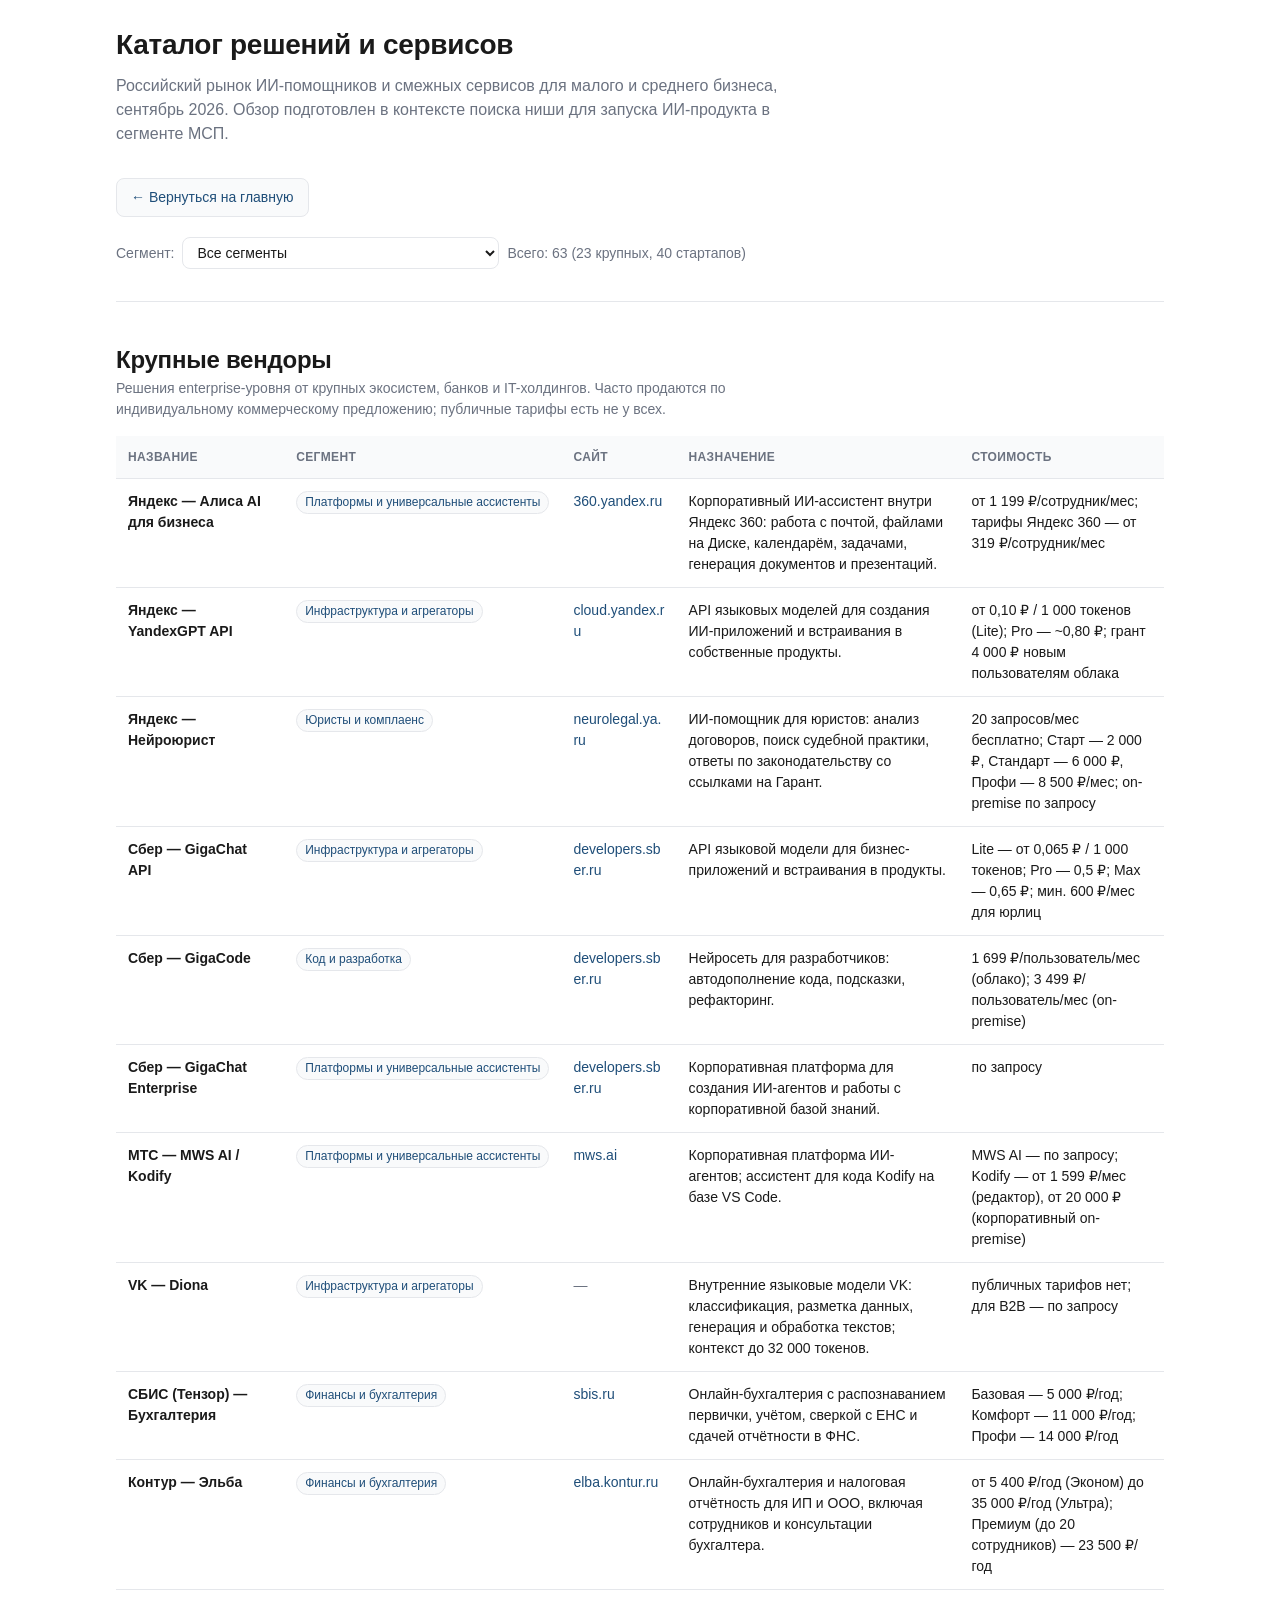
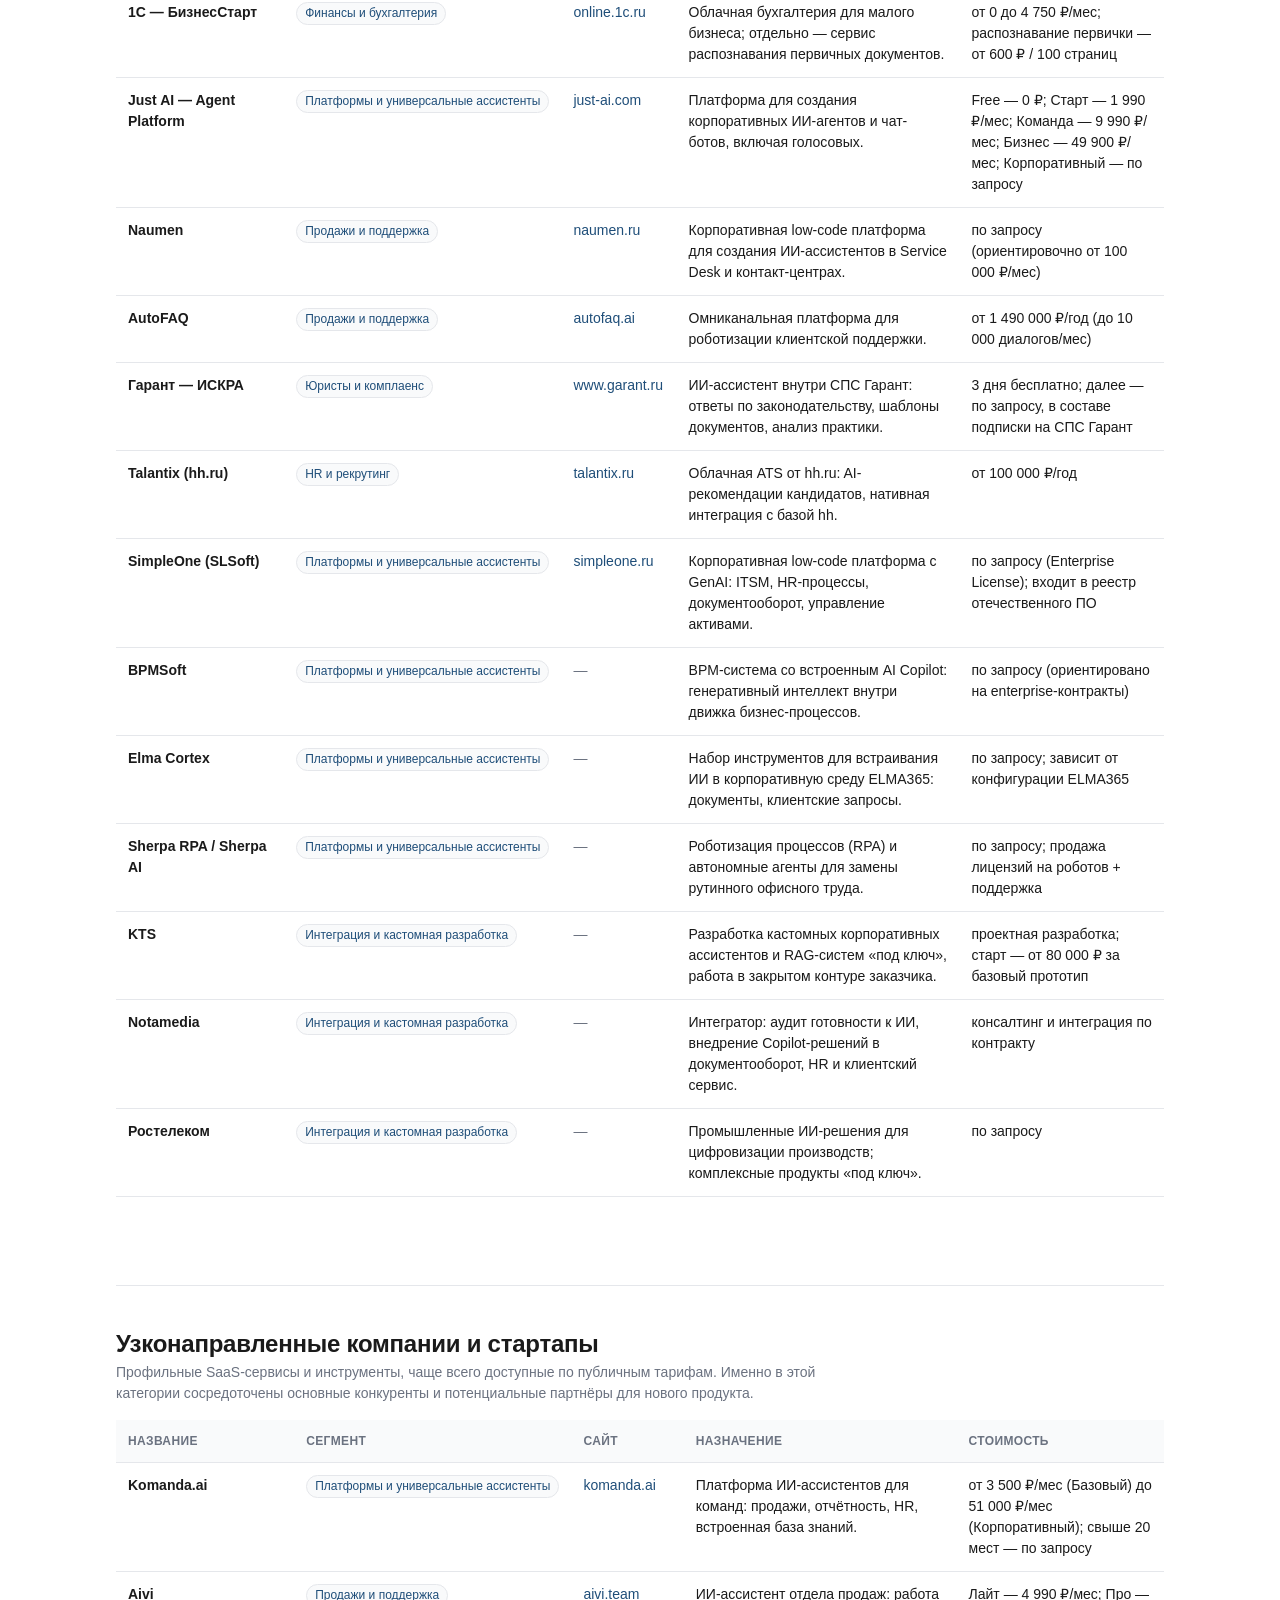
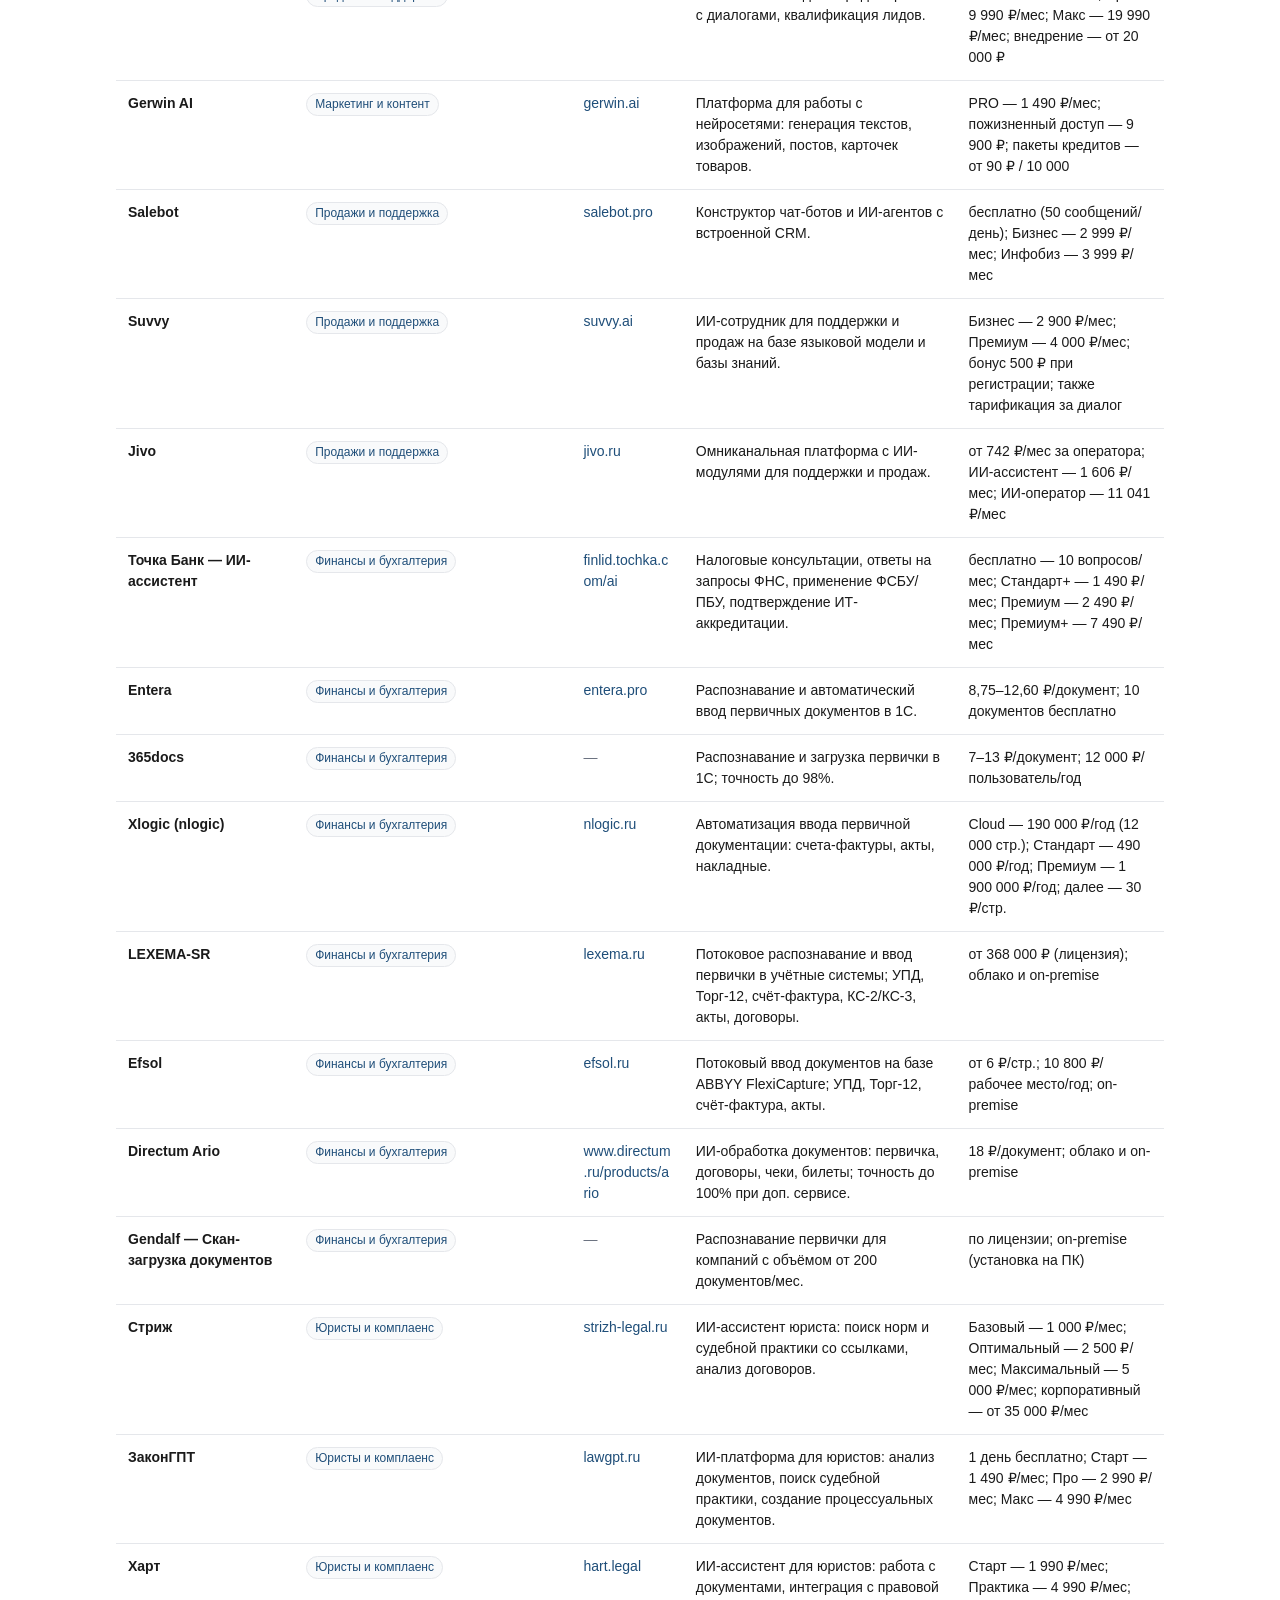
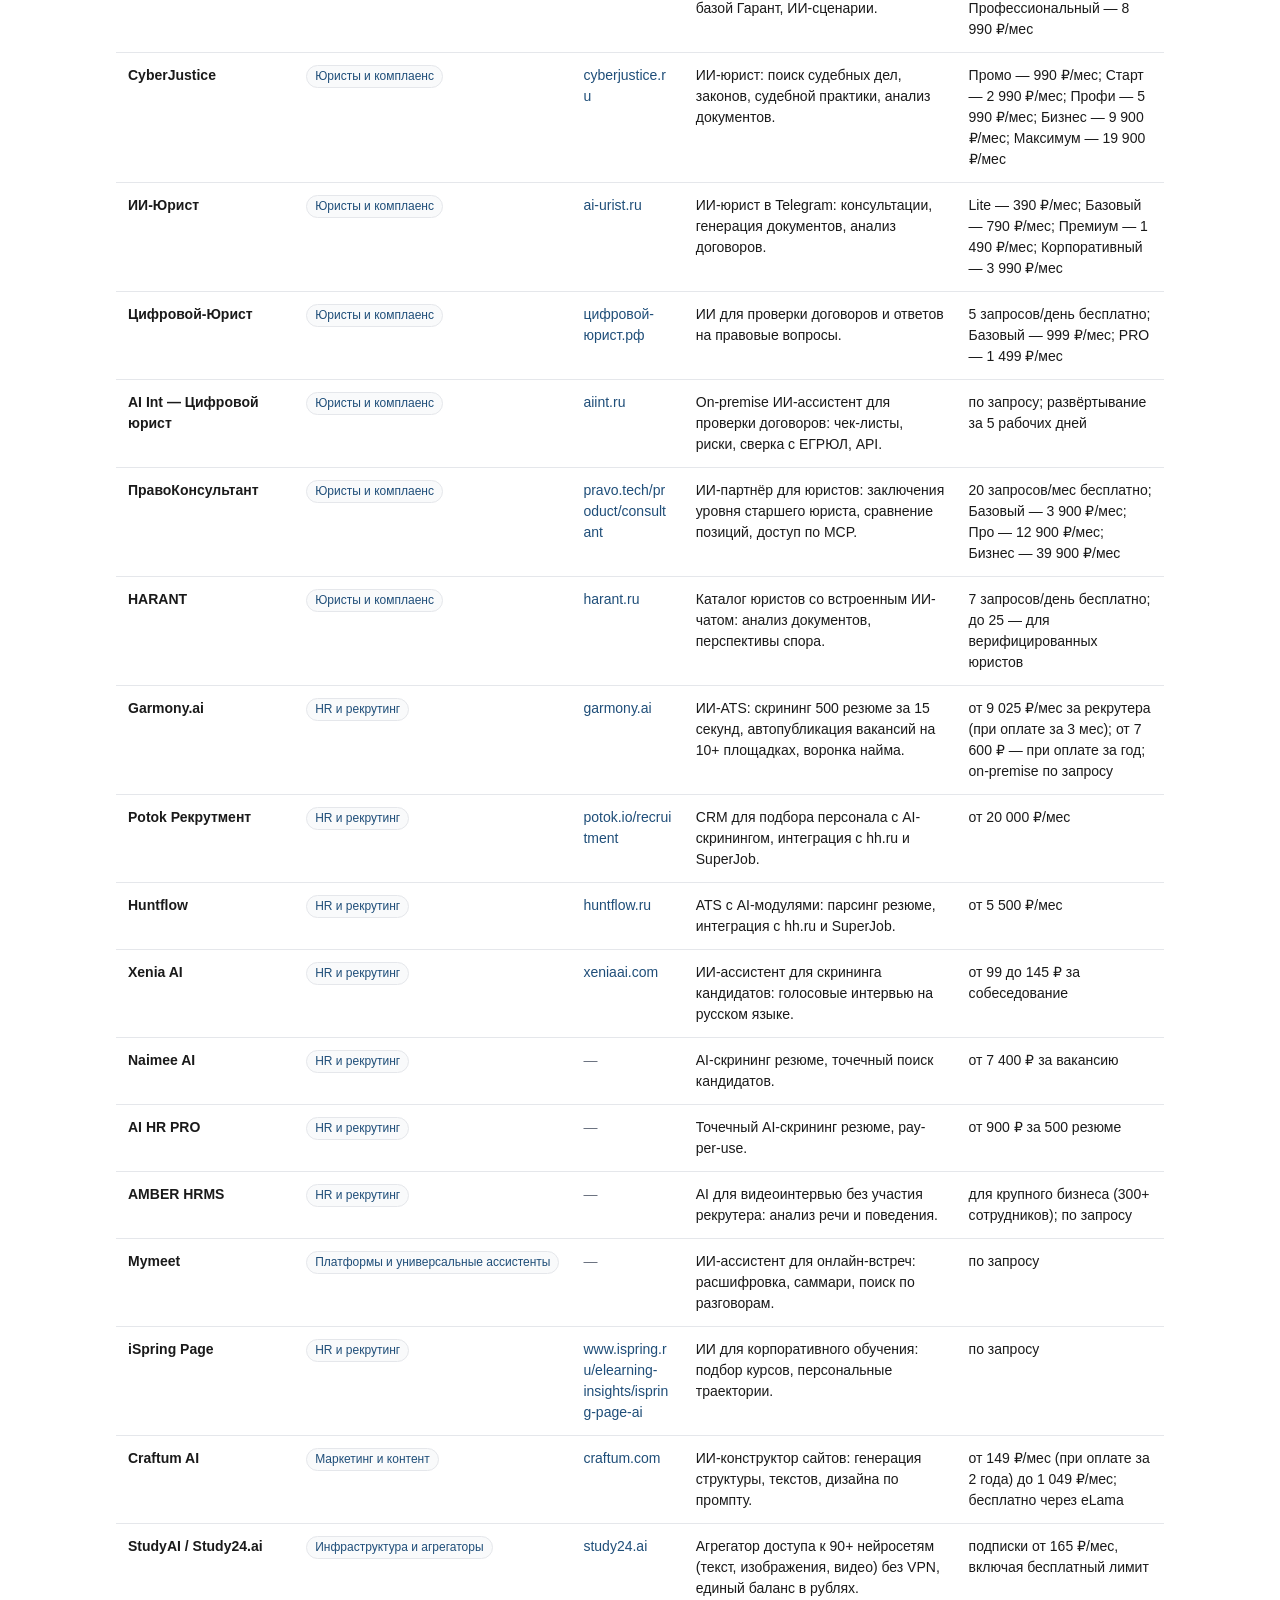
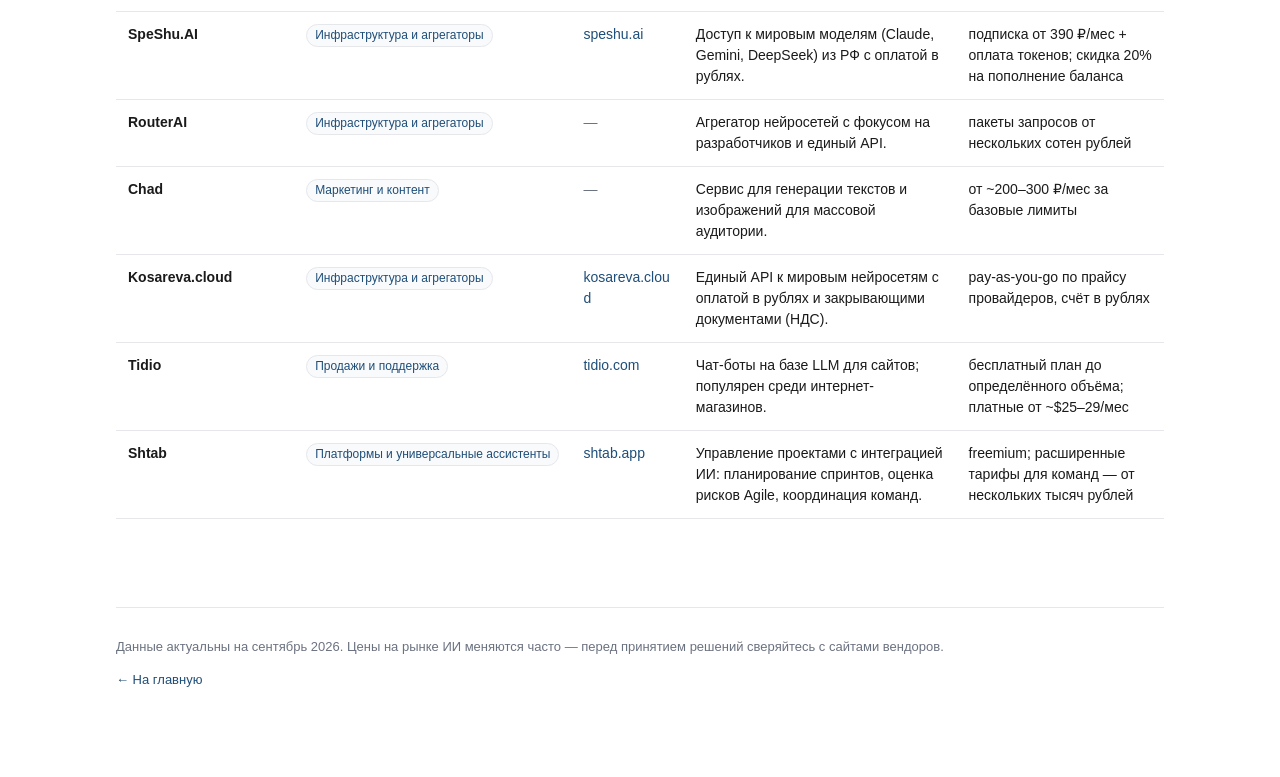
<file: catalog.html>
<!DOCTYPE html>
<html lang="ru">
<head>
  <meta charset="UTF-8">
  <meta name="viewport" content="width=device-width, initial-scale=1">
  <title>Каталог ИИ-решений — Российский рынок, 2026</title>
  <link rel="stylesheet" href="styles.css">
</head>
<body>
  <main class="container">
    <header class="page-header">
      <h1>Каталог решений и сервисов</h1>
      <p class="lead">Российский рынок ИИ-помощников и смежных сервисов для малого и среднего бизнеса, сентябрь 2026. Обзор подготовлен в контексте поиска ниши для запуска ИИ-продукта в сегменте МСП.</p>
    </header>

    <div class="back-bar">
  <a href="index.html" class="back-btn">← Вернуться на главную</a>

<section class="filter-bar">
  <label for="segment-filter">Сегмент:</label>
  <select id="segment-filter">
    <option value="">Все сегменты</option>
  </select>
  <span id="filter-count" class="muted"></span>
</section>
    <section class="block">
      <h2>Крупные вендоры</h2>
      <p class="block-note">Решения enterprise-уровня от крупных экосистем, банков и IT-холдингов. Часто продаются по индивидуальному коммерческому предложению; публичные тарифы есть не у всех.</p>
      <div id="table-large" class="table-wrap"></div>
    </section>

    <section class="block">
      <h2>Узконаправленные компании и стартапы</h2>
      <p class="block-note">Профильные SaaS-сервисы и инструменты, чаще всего доступные по публичным тарифам. Именно в этой категории сосредоточены основные конкуренты и потенциальные партнёры для нового продукта.</p>
      <div id="table-small" class="table-wrap"></div>
    </section>

    <footer class="page-footer">
      <p>Данные актуальны на сентябрь 2026. Цены на рынке ИИ меняются часто — перед принятием решений сверяйтесь с сайтами вендоров.</p>
      <p><a href="index.html">← На главную</a></p>
    </footer>
  </main>

  <script src="data/catalog.js"></script>
<script>
  function renderTable(containerId, items) {
    const container = document.getElementById(containerId);
    container.innerHTML = '';

    if (!items.length) {
      container.innerHTML = '<p class="muted">Нет сервисов в этом сегменте.</p>';
      return;
    }

    const table = document.createElement('table');
    table.className = 'catalog-table';
    table.innerHTML = '<thead><tr>' +
      '<th>Название</th>' +
      '<th>Сегмент</th>' +
      '<th>Сайт</th>' +
      '<th>Назначение</th>' +
      '<th>Стоимость</th>' +
      '</tr></thead>';

    const tbody = document.createElement('tbody');
    items.forEach(function (item) {
      const tr = document.createElement('tr');
      const siteCell = item.site
        ? '<a href="' + item.site + '" target="_blank" rel="noopener">' +
          item.site.replace(/^https?:\/\//, '').replace(/\/$/, '') + '</a>'
        : '<span class="muted">—</span>';
      const segmentCell = item.segment
        ? '<span class="tag">' + item.segment + '</span>'
        : '<span class="muted">—</span>';

      tr.innerHTML =
        '<td data-label="Название"><strong>' + item.name + '</strong></td>' +
        '<td data-label="Сегмент">' + segmentCell + '</td>' +
        '<td data-label="Сайт">' + siteCell + '</td>' +
        '<td data-label="Назначение">' + item.purpose + '</td>' +
        '<td data-label="Стоимость">' + item.price + '</td>';

      tbody.appendChild(tr);
    });

    table.appendChild(tbody);
    container.appendChild(table);
  }

  function applyFilter() {
    const segment = document.getElementById('segment-filter').value;
    const match = function (item) {
      return !segment || item.segment === segment;
    };

    const large = catalog.large.filter(match);
    const small = catalog.small.filter(match);

    renderTable('table-large', large);
    renderTable('table-small', small);

    const total = large.length + small.length;
    document.getElementById('filter-count').textContent =
      segment
        ? 'Найдено: ' + total + ' (' + large.length + ' крупных, ' + small.length + ' стартапов)'
        : 'Всего: ' + total + ' (' + large.length + ' крупных, ' + small.length + ' стартапов)';
  }

  function populateFilter() {
    const select = document.getElementById('segment-filter');
    const segments = new Set();
    catalog.large.concat(catalog.small).forEach(function (item) {
      if (item.segment) segments.add(item.segment);
    });
    Array.from(segments).sort().forEach(function (segment) {
      const option = document.createElement('option');
      option.value = segment;
      option.textContent = segment;
      select.appendChild(option);
    });
  }

  populateFilter();
  document.getElementById('segment-filter').addEventListener('change', applyFilter);
  applyFilter();
</script>
</body>
</html>
</file>
<file: styles.css>
:root {
  --bg: #ffffff;
  --fg: #1a1a1a;
  --muted: #6b7280;
  --border: #e5e7eb;
  --accent: #1f4e79;
  --surface: #f9fafb;
  --radius: 8px;
  --font: -apple-system, BlinkMacSystemFont, "Segoe UI", Roboto,
          "Helvetica Neue", Arial, sans-serif;
}

html {
  scroll-behavior: smooth;
}

*, *::before, *::after { box-sizing: border-box; }

body {
  margin: 0;
  font-family: var(--font);
  color: var(--fg);
  background: var(--bg);
  font-size: 16px;
  line-height: 1.5;
}

.container {
  max-width: 1080px;
  margin: 0 auto;
  padding: 24px 16px 64px;
}

.page-header h1 {
  font-size: 28px;
  font-weight: 600;
  letter-spacing: -0.01em;
  margin: 0 0 8px;
}

.lead {
  color: var(--muted);
  max-width: 720px;
  margin: 0 0 32px;
}

.block { margin-bottom: 48px; }

.block h2 {
  font-size: 20px;
  font-weight: 600;
  margin: 0 0 8px;
}

.block-note {
  color: var(--muted);
  font-size: 14px;
  max-width: 720px;
  margin: 0 0 16px;
}

.page-footer {
  border-top: 1px solid var(--border);
  padding-top: 16px;
  color: var(--muted);
  font-size: 13px;
}

.page-footer a { color: var(--accent); text-decoration: none; }
.page-footer a:hover { text-decoration: underline; }

.muted { color: var(--muted); }

/* Таблица */
.table-wrap { width: 100%; overflow-x: auto; }

.catalog-table {
  width: 100%;
  border-collapse: collapse;
  font-size: 14px;
}

.catalog-table th,
.catalog-table td {
  text-align: left;
  padding: 12px;
  border-bottom: 1px solid var(--border);
  vertical-align: top;
}

.catalog-table th {
  background: var(--surface);
  font-weight: 600;
  font-size: 12px;
  color: var(--muted);
  text-transform: uppercase;
  letter-spacing: 0.03em;
}

.catalog-table a {
  color: var(--accent);
  text-decoration: none;
  word-break: break-word;
}
.catalog-table a:hover { text-decoration: underline; }

@media (min-width: 721px) {
  .catalog-table th:nth-child(1), .catalog-table td:nth-child(1) { width: 22%; }
  .catalog-table th:nth-child(2), .catalog-table td:nth-child(2) { width: 16%; }
  .catalog-table th:nth-child(3), .catalog-table td:nth-child(3) { width: 40%; }
  .catalog-table th:nth-child(4), .catalog-table td:nth-child(4) { width: 22%; }
}

/* Мобильный режим: строки таблицы превращаются в карточки */
@media (max-width: 720px) {
  .catalog-table,
  .catalog-table thead,
  .catalog-table tbody,
  .catalog-table tr,
  .catalog-table td { display: block; width: 100%; }

  .catalog-table thead { display: none; }

  .catalog-table tr {
    border: 1px solid var(--border);
    border-radius: var(--radius);
    margin-bottom: 12px;
    padding: 4px 0;
  }

  .catalog-table td {
    border: none;
    padding: 8px 14px;
  }

  .catalog-table td::before {
    content: attr(data-label);
    display: block;
    font-size: 11px;
    text-transform: uppercase;
    letter-spacing: 0.05em;
    color: var(--muted);
    margin-bottom: 2px;
  }

  .catalog-table td:first-child::before { display: none; }
  .catalog-table td:first-child { padding-top: 14px; }

}
  /* Метка сегмента */
.tag {
  display: inline-block;
  padding: 2px 8px;
  font-size: 12px;
  line-height: 1.4;
  color: var(--accent);
  background: var(--surface);
  border: 1px solid var(--border);
  border-radius: 999px;
  white-space: nowrap;
}

/* Ширины колонок на десктопе */
@media (min-width: 721px) {
  .catalog-table th:nth-child(1), .catalog-table td:nth-child(1) { width: 18%; }
  .catalog-table th:nth-child(2), .catalog-table td:nth-child(2) { width: 15%; }
  .catalog-table th:nth-child(3), .catalog-table td:nth-child(3) { width: 13%; }
  .catalog-table th:nth-child(4), .catalog-table td:nth-child(4) { width: 32%; }
  .catalog-table th:nth-child(5), .catalog-table td:nth-child(5) { width: 22%; }
}
.filter-bar {
  display: flex;
  flex-wrap: wrap;
  align-items: center;
  gap: 8px;
  margin: 20px 0 32px;
  font-size: 14px;
}

.filter-bar label {
  color: var(--muted);
}

.filter-bar select {
  font: inherit;
  padding: 6px 10px;
  border: 1px solid var(--border);
  border-radius: var(--radius);
  background: var(--bg);
  color: var(--fg);
}

.filter-bar select:focus {
  outline: 2px solid var(--accent);
  outline-offset: 1px;
}

/* Верхняя навигация */
.topnav {
  position: sticky;
  top: 0;
  z-index: 10;
  background: var(--bg);
  border-bottom: 1px solid var(--border);
}

.topnav-inner {
  display: flex;
  flex-direction: column;     /* заголовок сверху, ссылки снизу */
  align-items: flex-start;    /* выравнивание по левому краю */
  gap: 10px;
  padding-top: 10px;
  padding-bottom: 10px;
}

.topnav-title {
  font-weight: 600;
  font-size: 14px;
  white-space: nowrap;
}

.topnav-links {
  display: flex;
  flex-wrap: wrap;            /* перенос на новую строку, если не влезают */
  gap: 8px 14px;              /* отступы между ссылками */
  font-size: 13px;
  width: 100%;
}

.topnav-links::-webkit-scrollbar { display: none; }

.topnav-links a {
  color: var(--muted);
  text-decoration: none;
  padding: 4px 0;
  /* white-space: nowrap; — УДАЛИТЬ ЭТУ СТРОКУ */
}

.topnav-links a:hover { color: var(--accent); }

.topnav-cta {
  color: var(--accent) !important;
  font-weight: 500;
}

/* Hero */
.hero {
  padding: 48px 0 32px;
  border-bottom: 1px solid var(--border);
  margin-bottom: 40px;
}

.hero h1 {
  font-size: 34px;
  font-weight: 600;
  letter-spacing: -0.02em;
  line-height: 1.2;
  margin: 0 0 16px;
  max-width: 780px;
}

.hero .lead {
  font-size: 17px;
  max-width: 720px;
  margin: 0 0 20px;
}

.hero-meta {
  font-size: 13px;
  color: var(--muted);
  margin: 0;
}

/* Блоки-слайды */
.block {
  padding: 40px 0;
  border-top: 1px solid var(--border);
  scroll-margin-top: 60px;
}

.block-header {
  margin-bottom: 24px;
}

.block-num {
  display: inline-block;
  font-size: 12px;
  font-weight: 600;
  text-transform: uppercase;
  letter-spacing: 0.06em;
  color: var(--accent);
  margin-bottom: 8px;
}

.block h2 {
  font-size: 24px;
  font-weight: 600;
  letter-spacing: -0.01em;
  margin: 0;
  max-width: 800px;
}

.block-body {
  font-size: 15px;
  max-width: 860px;
}

.placeholder {
  color: var(--muted);
  font-style: italic;
  margin: 0;
}

@media (max-width: 720px) {
  .hero h1 { font-size: 26px; }
  .block h2 { font-size: 20px; }
}

/* --- Контент внутри блоков --- */

.subsection {
  font-size: 17px;
  font-weight: 600;
  margin: 40px 0 16px;
  letter-spacing: -0.005em;
}

.subsection:first-of-type { margin-top: 24px; }

.block-body .lead {
  font-size: 16px;
  color: var(--fg);
  max-width: 760px;
  margin: 0 0 32px;
}

/* Статистика */
.stats {
  display: grid;
  grid-template-columns: repeat(4, 1fr);
  gap: 20px;
  margin: 0 0 40px;
}

.stat {
  border-top: 2px solid var(--accent);
  padding-top: 12px;
}

.stat-value {
  display: block;
  font-size: 26px;
  font-weight: 600;
  letter-spacing: -0.02em;
  color: var(--fg);
  margin-bottom: 4px;
}

.stat-label {
  display: block;
  font-size: 13px;
  color: var(--muted);
  line-height: 1.4;
}

/* Две колонки карточек */
.two-col {
  display: grid;
  grid-template-columns: 1fr 1fr;
  gap: 20px;
  margin-bottom: 8px;
}

.card {
  border: 1px solid var(--border);
  border-radius: var(--radius);
  padding: 20px;
  background: var(--surface);
}

.card h4 {
  font-size: 16px;
  font-weight: 600;
  margin: 0 0 4px;
}

.card-tagline {
  font-size: 12px;
  color: var(--accent);
  margin: 0 0 12px;
  letter-spacing: 0.02em;
}

.card p {
  font-size: 14px;
  margin: 0 0 12px;
}

.card p:last-child { margin-bottom: 0; }

.card-note {
  font-size: 13px;
  color: var(--muted);
  border-top: 1px solid var(--border);
  padding-top: 12px;
  margin-top: 4px !important;
}

/* Список тезисов */
.point-list {
  list-style: none;
  padding: 0;
  margin: 0 0 32px;
}

.point-list li {
  position: relative;
  padding: 12px 0 12px 24px;
  border-bottom: 1px solid var(--border);
  font-size: 15px;
  line-height: 1.55;
}

.point-list li:last-child { border-bottom: none; }

.point-list li::before {
  content: "";
  position: absolute;
  left: 4px;
  top: 20px;
  width: 6px;
  height: 6px;
  background: var(--accent);
  border-radius: 50%;
}

.point-list strong { font-weight: 600; }

/* Вывод */
.insight {
  margin-top: 40px;
  padding: 20px 24px;
  background: var(--surface);
  border-left: 3px solid var(--accent);
  border-radius: 0 var(--radius) var(--radius) 0;
}

.insight-label {
  display: block;
  font-size: 24px;
  font-weight: 600;
  text-transform: uppercase;
  letter-spacing: 0.08em;
  color: var(--accent);
  margin-bottom: 8px;
}

.insight p {
  margin: 0;
  font-size: 15px;
  line-height: 1.6;
}

/* Адаптив */
@media (max-width: 720px) {
  .stats {
    grid-template-columns: 1fr 1fr;
    gap: 16px;
  }
  .stat-value { font-size: 22px; }
  .two-col { grid-template-columns: 1fr; }
  .card { padding: 16px; }
  .insight { padding: 16px 18px; }
}

/* Кнопка "Домой" */
.back-to-top {
  position: fixed;
  right: 20px;
  bottom: 20px;
  z-index: 20;
  background: var(--accent);
  color: #ffffff;
  padding: 10px 16px;
  border-radius: var(--radius);
  text-decoration: none;
  font-size: 14px;
  font-weight: 500;
  box-shadow: 0 2px 8px rgba(0, 0, 0, 0.15);
  transition: transform 0.2s ease, box-shadow 0.2s ease;
}

.back-to-top:hover {
  transform: translateY(-2px);
  box-shadow: 0 4px 12px rgba(0, 0, 0, 0.2);
  text-decoration: none;
  color: #ffffff;
}

/* --- Блок 2: сегменты --- */

/* Методика */
.methodology {
  border: 1px solid var(--border);
  border-radius: var(--radius);
  padding: 20px;
  margin: 0 0 40px;
  background: var(--surface);
}

.methodology h4 {
  font-size: 13px;
  font-weight: 600;
  text-transform: uppercase;
  letter-spacing: 0.06em;
  color: var(--muted);
  margin: 0 0 16px;
}

.methodology-grid {
  display: grid;
  grid-template-columns: repeat(2, 1fr);
  gap: 16px 24px;
}

.methodology-label {
  display: block;
  font-size: 12px;
  font-weight: 600;
  color: var(--accent);
  margin-bottom: 4px;
}

.methodology-grid p {
  margin: 0;
  font-size: 13px;
  line-height: 1.5;
  color: var(--fg);
}

/* Карточка сегмента */
.segment {
  border-top: 1px solid var(--border);
  padding: 32px 0 8px;
  margin-bottom: 24px;
}

.segment-head {
  display: flex;
  gap: 16px;
  align-items: flex-start;
  margin-bottom: 24px;
}

.segment-num {
  font-size: 26px;
  font-weight: 600;
  color: var(--accent);
  line-height: 1;
  letter-spacing: -0.02em;
  flex-shrink: 0;
  width: 44px;
}

.segment-head h3 {
  font-size: 20px;
  font-weight: 600;
  margin: 0 0 4px;
  letter-spacing: -0.01em;
}

.segment-tagline {
  font-size: 14px;
  color: var(--muted);
  margin: 0;
  line-height: 1.5;
}

/* Сетка внутри сегмента */
.segment-grid {
  display: grid;
  grid-template-columns: 1fr 1fr;
  gap: 20px 24px;
  margin-bottom: 20px;
}

.segment-cell h5 {
  font-size: 12px;
  font-weight: 600;
  text-transform: uppercase;
  letter-spacing: 0.05em;
  color: var(--muted);
  margin: 0 0 8px;
}

.segment-cell p {
  margin: 0;
  font-size: 14px;
  line-height: 1.55;
}

.segment-cell ul {
  margin: 0;
  padding-left: 18px;
  font-size: 14px;
  line-height: 1.55;
}

.segment-cell li {
  margin-bottom: 6px;
}

.segment-cell li:last-child { margin-bottom: 0; }

/* Бейджи */
.badge {
  display: inline-block;
  font-size: 12px;
  font-weight: 500;
  padding: 3px 10px;
  border-radius: 999px;
  margin-bottom: 8px;
  letter-spacing: 0.01em;
}

.badge-high {
  color: #8a3b1a;
  background: #fbeee5;
}

.badge-mid {
  color: #8a6a1a;
  background: #fbf5e5;
}

.badge-low {
  color: #1f5c3a;
  background: #e8f5ee;
}

/* Вердикт по сегменту */
.segment-verdict {
  background: var(--surface);
  border-left: 3px solid var(--accent);
  border-radius: 0 var(--radius) var(--radius) 0;
  padding: 14px 18px;
  margin-bottom: 8px;
}

.verdict-label {
  display: block;
  font-size: 11px;
  font-weight: 600;
  text-transform: uppercase;
  letter-spacing: 0.06em;
  color: var(--accent);
  margin-bottom: 6px;
}

.segment-verdict p {
  margin: 0;
  font-size: 14px;
  line-height: 1.55;
}

/* Адаптив */
@media (max-width: 720px) {
  .methodology-grid { grid-template-columns: 1fr; }
  .segment-grid { grid-template-columns: 1fr; gap: 16px; }
  .segment-head { gap: 12px; }
  .segment-num { font-size: 20px; width: 32px; }
  .segment-head h3 { font-size: 18px; }
  .segment-verdict { padding: 12px 16px; }
}

.back-bar {
  margin: 0 0 24px;
}

.back-btn {
  display: inline-block;
  padding: 8px 14px;
  font-size: 14px;
  font-weight: 500;
  color: var(--accent);
  background: var(--surface);
  border: 1px solid var(--border);
  border-radius: var(--radius);
  text-decoration: none;
  transition: background 0.15s ease, border-color 0.15s ease;
}

.back-btn:hover {
  background: var(--bg);
  border-color: var(--accent);
}

/* --- Блок 3: бизнес-модели --- */

/* Карточки моделей */
.model-grid {
  display: grid;
  grid-template-columns: 1fr 1fr;
  gap: 20px;
  margin-bottom: 8px;
}

.model-card {
  border: 1px solid var(--border);
  border-radius: var(--radius);
  padding: 20px;
  background: var(--bg);
  display: flex;
  flex-direction: column;
}

.model-head {
  display: flex;
  justify-content: space-between;
  align-items: flex-start;
  gap: 12px;
  margin-bottom: 12px;
}

.model-head h4 {
  font-size: 16px;
  font-weight: 600;
  margin: 0;
  letter-spacing: -0.005em;
}

.model-head .badge {
  margin-bottom: 0;
  flex-shrink: 0;
}

.model-desc {
  font-size: 14px;
  line-height: 1.55;
  margin: 0 0 16px;
}

.model-examples,
.model-fit {
  font-size: 13px;
  line-height: 1.5;
  padding-top: 12px;
  margin-bottom: 12px;
  border-top: 1px solid var(--border);
}

.model-fit { margin-bottom: 0; }

.model-label {
  display: block;
  font-size: 11px;
  font-weight: 600;
  text-transform: uppercase;
  letter-spacing: 0.05em;
  color: var(--muted);
  margin-bottom: 4px;
}

.model-examples p,
.model-fit p {
  margin: 0;
  color: var(--fg);
}

/* Сценарии */
.scenario-grid {
  display: grid;
  grid-template-columns: repeat(3, 1fr);
  gap: 20px;
  margin-bottom: 8px;
}

.scenario {
  border: 1px solid var(--border);
  border-radius: var(--radius);
  padding: 20px;
  background: var(--surface);
  display: flex;
  flex-direction: column;
}

.scenario-head {
  margin-bottom: 12px;
}

.scenario-head h4 {
  font-size: 17px;
  font-weight: 600;
  margin: 0 0 4px;
  color: var(--accent);
  letter-spacing: -0.005em;
}

.scenario-tag {
  display: inline-block;
  font-size: 12px;
  color: var(--muted);
  letter-spacing: 0.01em;
}

.scenario-desc {
  font-size: 14px;
  line-height: 1.55;
  margin: 0 0 16px;
}

.scenario-list {
  list-style: none;
  padding: 0;
  margin: 0;
  font-size: 13px;
  line-height: 1.5;
}

.scenario-list li {
  padding: 8px 0;
  border-top: 1px solid var(--border);
}

.scenario-list li:last-child { padding-bottom: 0; }

.scenario-list strong {
  color: var(--muted);
  font-weight: 600;
  font-size: 11px;
  text-transform: uppercase;
  letter-spacing: 0.05em;
  display: block;
  margin-bottom: 2px;
}

/* Адаптив */
@media (max-width: 900px) {
  .scenario-grid { grid-template-columns: 1fr; }
}

@media (max-width: 720px) {
  .model-grid { grid-template-columns: 1fr; gap: 16px; }
  .model-card { padding: 16px; }
  .scenario { padding: 16px; }
}

/* --- Блок 4.1: идеи по сегментам --- */

.idea-card {
  border: 1px solid var(--border);
  border-radius: var(--radius);
  padding: 24px;
  margin-bottom: 20px;
  background: var(--bg);
}

.idea-head {
  margin-bottom: 20px;
}

.idea-segment {
  display: inline-block;
  font-size: 11px;
  font-weight: 600;
  text-transform: uppercase;
  letter-spacing: 0.06em;
  color: var(--accent);
  background: var(--surface);
  border: 1px solid var(--border);
  border-radius: 999px;
  padding: 3px 10px;
  margin-bottom: 10px;
}

.idea-head h3 {
  font-size: 19px;
  font-weight: 600;
  letter-spacing: -0.01em;
  margin: 0 0 6px;
  max-width: 720px;
}

.idea-tagline {
  font-size: 14px;
  color: var(--muted);
  margin: 0;
  line-height: 1.5;
  max-width: 720px;
}

.idea-body {
  display: grid;
  grid-template-columns: 1fr 1fr;
  gap: 24px;
  padding: 20px 0;
  border-top: 1px solid var(--border);
  border-bottom: 1px solid var(--border);
}

.idea-body h4 {
  font-size: 12px;
  font-weight: 600;
  text-transform: uppercase;
  letter-spacing: 0.05em;
  color: var(--muted);
  margin: 0 0 8px;
}

.idea-body p {
  margin: 0;
  font-size: 14px;
  line-height: 1.6;
}

/* Три мета-ячейки */
.idea-meta {
  display: grid;
  grid-template-columns: repeat(3, 1fr);
  gap: 20px;
  padding: 20px 0;
}

.meta-label {
  display: block;
  font-size: 11px;
  font-weight: 600;
  text-transform: uppercase;
  letter-spacing: 0.05em;
  color: var(--accent);
  margin-bottom: 6px;
}

.idea-meta p {
  margin: 0;
  font-size: 13px;
  line-height: 1.5;
  color: var(--fg);
}

/* Итоговый вердикт */
.idea-verdict {
  display: flex;
  gap: 16px;
  align-items: flex-start;
  background: var(--surface);
  border-radius: var(--radius);
  padding: 16px 18px;
}

.idea-verdict .badge {
  margin-bottom: 0;
  flex-shrink: 0;
  margin-top: 2px;
}

.idea-verdict p {
  margin: 0;
  font-size: 14px;
  line-height: 1.55;
}

/* Адаптив */
@media (max-width: 720px) {
  .idea-card { padding: 18px; }
  .idea-body { grid-template-columns: 1fr; gap: 16px; }
  .idea-meta { grid-template-columns: 1fr; gap: 14px; }
  .idea-head h3 { font-size: 17px; }
  .idea-verdict { flex-direction: column; gap: 10px; }
}

/* --- Блок 4.2: аргументы за / против --- */

.arg-grid {
  display: grid;
  grid-template-columns: 1fr 1fr;
  gap: 20px;
  margin-bottom: 32px;
}

.arg-col {
  border: 1px solid var(--border);
  border-radius: var(--radius);
  padding: 20px;
}

.arg-col h4 {
  font-size: 12px;
  font-weight: 600;
  text-transform: uppercase;
  letter-spacing: 0.06em;
  margin: 0 0 14px;
}

.arg-for {
  background: #e8f5ee;
  border-color: #c8e3d3;
}
.arg-for h4 { color: #1f5c3a; }

.arg-against {
  background: #fbeee5;
  border-color: #efd4c2;
}
.arg-against h4 { color: #8a3b1a; }

.arg-col ul {
  list-style: none;
  padding: 0;
  margin: 0;
}

.arg-col li {
  position: relative;
  padding: 10px 0 10px 18px;
  font-size: 14px;
  line-height: 1.55;
  border-bottom: 1px solid rgba(0, 0, 0, 0.06);
}

.arg-col li:last-child { border-bottom: none; padding-bottom: 0; }
.arg-col li:first-child { padding-top: 0; }

.arg-col li::before {
  content: "";
  position: absolute;
  left: 2px;
  top: 16px;
  width: 6px;
  height: 6px;
  border-radius: 50%;
}

.arg-col li:first-child::before { top: 6px; }

.arg-for li::before { background: #1f5c3a; }
.arg-against li::before { background: #8a3b1a; }

@media (max-width: 720px) {
  .arg-grid { grid-template-columns: 1fr; }
}

/* --- Блок 9: ближайшие шаги --- */

.steps-grid {
  display: grid;
  grid-template-columns: repeat(3, 1fr);
  gap: 20px;
  margin-bottom: 32px;
}

.step {
  border: 1px solid var(--border);
  border-radius: var(--radius);
  padding: 20px;
}

.step-head {
  margin-bottom: 14px;
}

.step-num {
  display: inline-block;
  font-size: 12px;
  font-weight: 600;
  color: var(--accent);
  letter-spacing: 0.02em;
  margin-bottom: 6px;
}

.step-head h4 {
  font-size: 16px;
  font-weight: 600;
  margin: 0;
  letter-spacing: -0.005em;
}

.step ul {
  margin: 0;
  padding-left: 18px;
  font-size: 14px;
  line-height: 1.55;
}

.step li {
  margin-bottom: 8px;
}

.step li:last-child { margin-bottom: 0; }

@media (max-width: 900px) {
  .steps-grid { grid-template-columns: 1fr; }
}

/* --- Блок 8: роль и интересы --- */

.role-card {
  border: 1px solid var(--border);
  border-radius: var(--radius);
  padding: 20px 24px;
  margin-bottom: 24px;
  background: var(--surface);
  border-left: 3px solid var(--accent);
}

.role-head {
  display: flex;
  flex-wrap: wrap;
  align-items: baseline;
  gap: 12px;
  margin-bottom: 8px;
}

.role-head h4 {
  font-size: 17px;
  font-weight: 600;
  margin: 0;
  letter-spacing: -0.005em;
}

.role-tag {
  font-size: 12px;
  color: var(--accent);
  letter-spacing: 0.01em;
}

.role-desc {
  font-size: 14px;
  line-height: 1.6;
  margin: 0;
}

.role-grid {
  display: grid;
  grid-template-columns: 1fr 1fr;
  gap: 20px;
  margin-bottom: 32px;
}

.role-cell {
  border: 1px solid var(--border);
  border-radius: var(--radius);
  padding: 18px 20px;
}

.role-label {
  display: block;
  font-size: 11px;
  font-weight: 600;
  text-transform: uppercase;
  letter-spacing: 0.05em;
  color: var(--muted);
  margin-bottom: 10px;
}

.role-cell ul {
  margin: 0;
  padding-left: 18px;
  font-size: 14px;
  line-height: 1.55;
}

.role-cell li {
  margin-bottom: 6px;
}

.role-cell li:last-child { margin-bottom: 0; }

/* Блок с ссылкой на источник */
.reference-block {
  border: 1px solid var(--border);
  border-left: 3px solid var(--muted);
  border-radius: 0 var(--radius) var(--radius) 0;
  padding: 14px 18px;
  margin: 24px 0 32px;
  background: var(--bg);
}

.reference-label {
  display: block;
  font-size: 11px;
  font-weight: 600;
  text-transform: uppercase;
  letter-spacing: 0.06em;
  color: var(--muted);
  margin-bottom: 6px;
}

.reference-block p {
  margin: 0;
  font-size: 14px;
  line-height: 1.6;
  color: var(--fg);
}

@media (max-width: 720px) {
  .role-card { padding: 16px 18px; }
  .role-grid { grid-template-columns: 1fr; }
  .role-cell { padding: 16px; }
}

/* --- Блок 7: команда --- */

.team-diagram {
  margin: 0 0 32px;
}

.team-level {
  margin-bottom: 8px;
}

.team-level-grid {
  display: grid;
  grid-template-columns: repeat(3, 1fr);
  gap: 12px;
  margin-bottom: 0;
}

.team-node {
  border: 1px solid var(--border);
  border-radius: var(--radius);
  padding: 16px;
  background: var(--bg);
}

.team-node-strategic {
  background: var(--surface);
  border-left: 3px solid var(--accent);
}

.team-node-ops {
  background: var(--surface);
  border-left: 3px solid var(--accent);
  opacity: 0.9;
}

.team-role {
  display: block;
  font-size: 14px;
  font-weight: 600;
  margin-bottom: 2px;
}

.team-hours {
  display: block;
  font-size: 12px;
  color: var(--accent);
  margin-bottom: 8px;
  letter-spacing: 0.01em;
}

.team-node p {
  margin: 0;
  font-size: 13px;
  line-height: 1.5;
  color: var(--fg);
}

.team-arrow {
  text-align: center;
  color: var(--muted);
  font-size: 16px;
  margin: 6px 0;
  line-height: 1;
}

/* Итоговая строка таблицы */
.catalog-table tr.row-total td {
  background: var(--surface);
  border-top: 2px solid var(--accent);
}

@media (max-width: 720px) {
  .team-level-grid {
    grid-template-columns: 1fr;
    gap: 10px;
  }
  .team-node { padding: 14px; }
}
</file>
